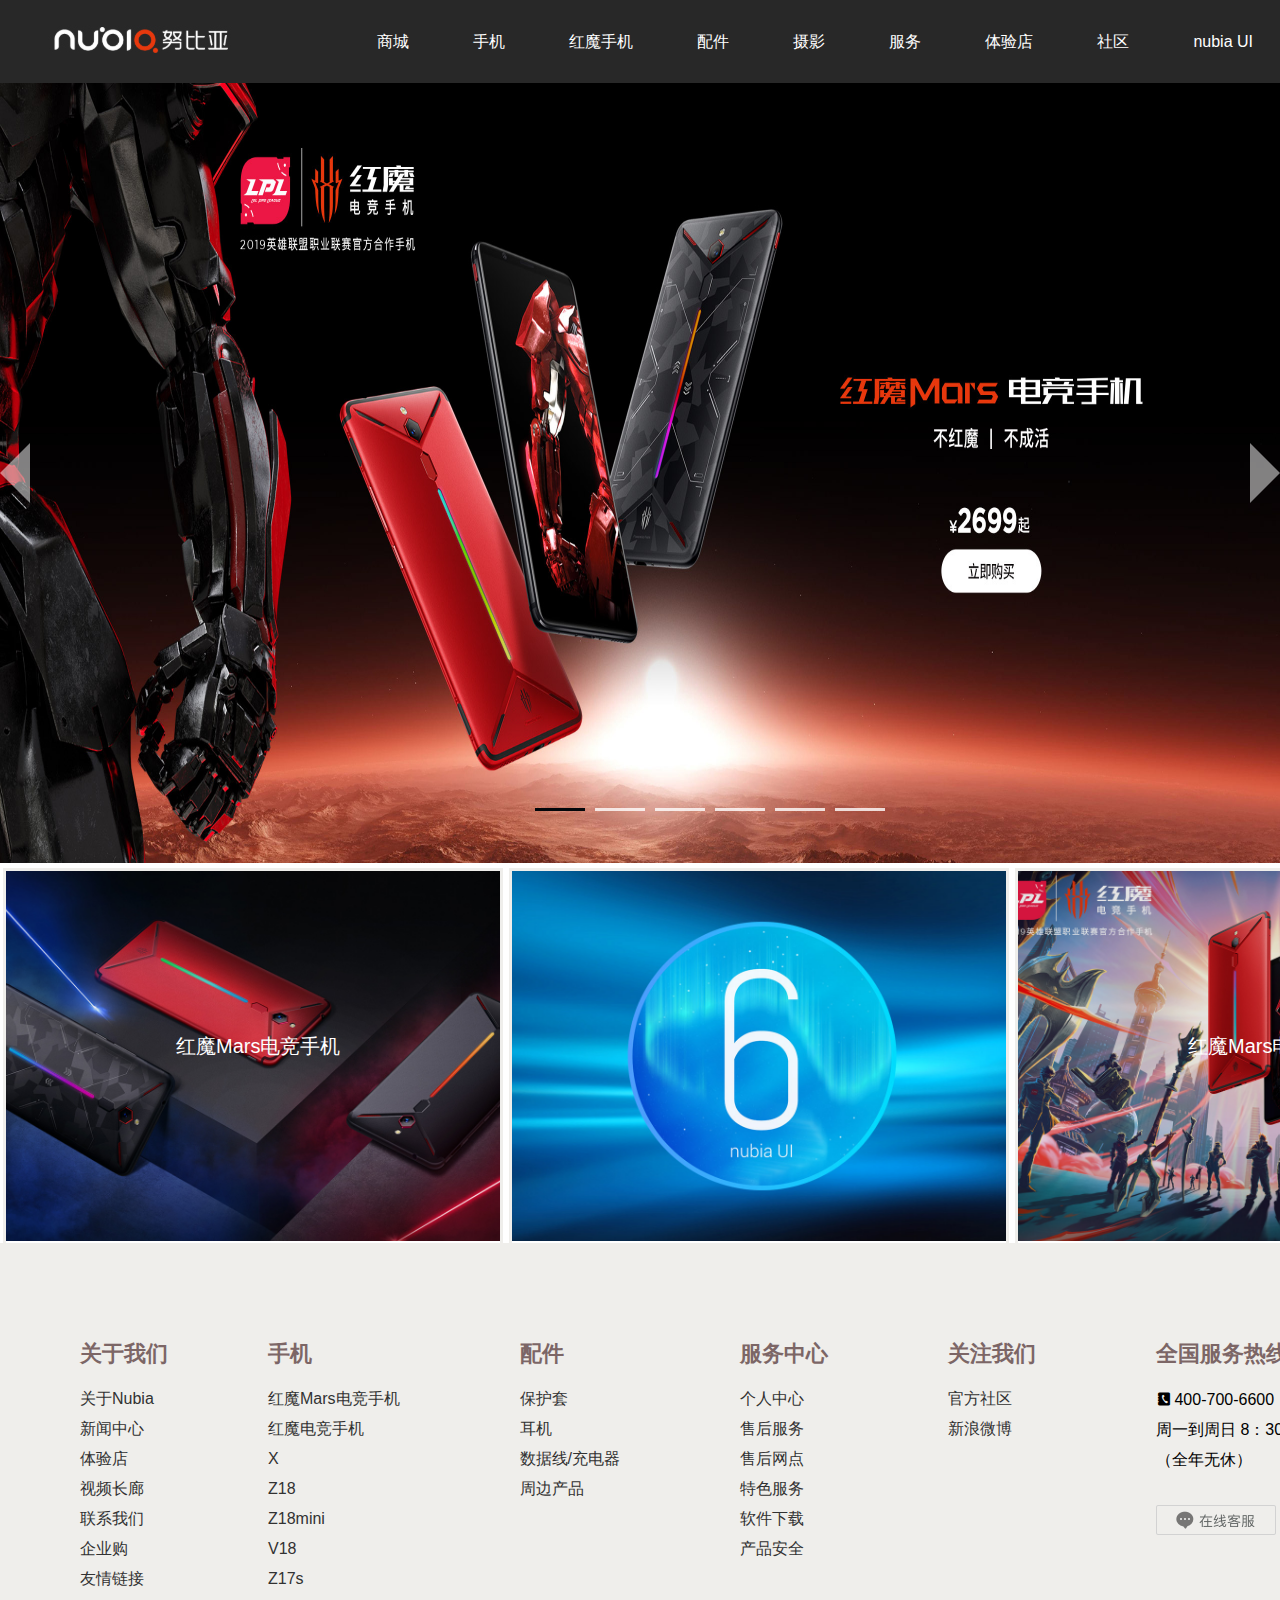
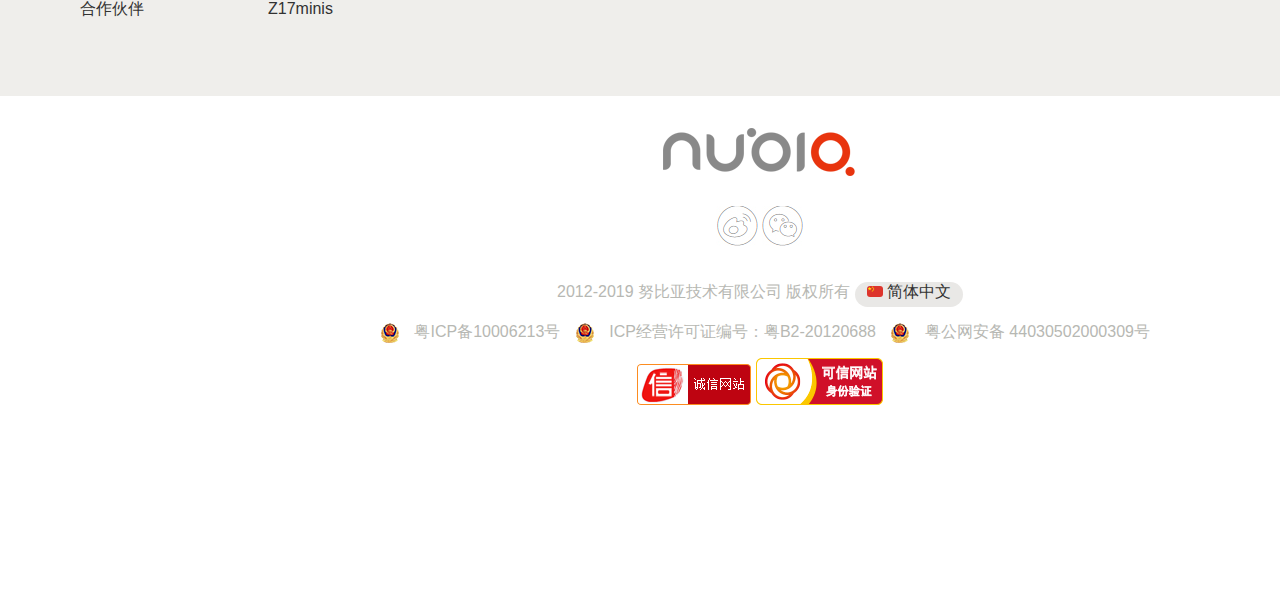
<file: home/html/index.html>
<!DOCTYPE html>
<html lang="en">

<head>
    <meta charset="UTF-8">
    <meta name="viewport" content="width=device-width, initial-scale=1.0">
    <meta http-equiv="X-UA-Compatible" content="ie=edge">
    <title>Document</title>
    <link rel="stylesheet" type="text/css" href="../css/reset.css">
    <link rel="stylesheet" type="text/css" href="../css/comcon.css">
    <link rel="stylesheet" type="text/css" href="../css/iconfont1.css">
    <link rel="stylesheet" type="text/css" href="../css/index.css">
</head>
<body>
    <!-- 导航条 -->
    <div id="header">
        <div class="head container">
            <div class="logo">
                <h1>
                    <a href="../../home/html/index.html">
                        努比亚
                    </a>
                </h1>
            </div>
            <div class="shoppingcart">
                <a href="#">
                    <span>购物车</span>
                    <span class="iconfont icon-gouwucheman"></span>
                </a>
            </div>
            <div class="nav">
                <ul class="topnav">
                    <li>
                        <a href="commodity.html">
                            商城
                        </a>
                    </li>
                    <li>
                        <a href="#">
                            手机
                        </a>
                        <!-- 下滑条 -->
                        <div id="slide">
                            <div class="sli container">
                                <div class="bao">
                                    <ul class="iplist">
                                        <li>
                                            <a href="../../home/html/shopping.html">
                                            
                                                <img src="../images/5bfe86f00790968.png">
                                                <p>努比亚红魔</p>
                                            </a>
                                            
                                        </li>
                                        <li>
                                            <a href="../../home/html/shopping.html">
                                                <img src="../images/154745218913.png">
                                                <p>X</p>
                                            </a>
                                        </li>
                                        <li>
                                            <a href="../../home/html/shopping.html">
                                                <img src="../images/153690693477.png">
                                                <p>努比亚红魔</p>
                                            </a>
                                        </li>
                                        <li>
                                            <a href="#">
                                                <img src="../images/153629848589.png">
                                                <p>努比亚红魔</p>
                                            </a>
                                        </li>
                                        <li>
                                            <a href="#">
                                                <img src="../images/150779043916.png">
                                                <p>努比亚红魔</p>
                                            </a>
                                        </li>
                                        <li>
                                            <a href="#">
                                                <img src="../images/152152399040.png">
                                                <p>努比亚红魔</p>
                                            </a>
                                        </li>
                                        <li>
                                                <a href="#">
                                                    <img src="../images/5bfe86f00790968.png">
                                                    <p>努比亚红魔</p>
                                                </a>
                                        </li>
                                        <li>
                                            <a href="#">
                                                <img src="../images/154745218913.png">
                                                <p>努比亚红魔</p>
                                            </a>
                                        </li>
                                        <li>
                                                <a href="#">
                                                    <img src="../images/153690693477.png">
                                                    <p>努比亚红魔</p>
                                                </a>
                                        </li>
                                    </ul>

                                </div>

                            </div>
                            <button class="lef"></button>
                            <button class="rig"></button>
                        </div>
                    </li>
                    <li>
                        <a href="#">
                            红魔手机
                        </a>
                        <!-- 下滑条 -->
                        <div id="slides">
                            <div class="slis container">
                                <div class="baos">
                                    <ul class="iplists">
                                            <li>
                                                <a href="#">
                                            
                                                    <img src="../images/5bfe86f00790968.png">
                                                    <p>努比亚红魔</p>
                                                </a>
                                            
                                            </li>
                                            <li>
                                                <a href="#">
                                                    <img src="../images/154745218913.png">
                                                    <p>X</p>
                                                </a>
                                            </li>
                                            <li>
                                                <a href="#">
                                                    <img src="../images/153690693477.png">
                                                    <p>努比亚红魔</p>
                                                </a>
                                            </li>
                                            <li>
                                                <a href="#">
                                                    <img src="../images/153629848589.png">
                                                    <p>努比亚红魔</p>
                                                </a>
                                            </li>
                                            <li>
                                                <a href="#">
                                                    <img src="../images/150779043916.png">
                                                    <p>努比亚红魔</p>
                                                </a>
                                            </li>
                                            <li>
                                                <a href="#">
                                                    <img src="../images/152152399040.png">
                                                    <p>努比亚红魔</p>
                                                </a>
                                            </li>
                                            <li>
                                                <a href="#">
                                                    <img src="../images/5bfe86f00790968.png">
                                                    <p>努比亚红魔</p>
                                                </a>
                                            </li>
                                            <li>
                                                <a href="#">
                                                    <img src="../images/154745218913.png">
                                                    <p>努比亚红魔</p>
                                                </a>
                                            </li>
                                            <li>
                                                <a href="#">
                                                    <img src="../images/153690693477.png">
                                                    <p>努比亚红魔</p>
                                                </a>
                                            </li>
                                    </ul>

                                </div>

                            </div>
                            <button class="lefs"></button>
                            <button class="rigs"></button>
                        </div>
                    </li>
                    <li>
                        <a href="#">
                            配件
                        </a>
                    </li>
                    <li>
                        <a href="#">
                            摄影
                        </a>
                    </li>
                    <li>
                        <a href="#">
                            服务
                        </a>
                    </li>
                    <li>
                        <a href="#">
                            体验店
                        </a>
                    </li>
                    <li>
                        <a href="#">
                            社区
                        </a>
                    </li>
                    <li>
                        <a href="#">
                            nubia UI
                        </a>
                    </li>
                    <li>
                        <a href="../../login/html/login.html">
                            <i class="iconfont icon-wode"></i>
                        </a>
                    </li>

                </ul>
            </div>
        </div>
    </div>
    <!-- banner图 -->
    <div id="banner">
        <div class="_slide">
            <div class="pic f"></div>
            <div class="pic a"></div>
            <div class="pic b"></div>
            <div class="pic c"></div>
            <div class="pic d"></div>
            <div class="pic e"></div>
            <div class="pic f"></div>
            <div class="pic a"></div>
        </div>
        <div class="dots">
            <div class="dot active"></div>
            <div class="dot"></div>
            <div class="dot"></div>
            <div class="dot"></div>
            <div class="dot"></div>
            <div class="dot"></div>
        </div>
        <div class="arrow next"></div>
        <div class="arrow prev"></div>
    </div>
    <!-- 三个小框 -->
    <div id="kuan">
        <div class=" kua container">
            <div class="box-1">
                <ul class="u1">
                    <li>
                        <a href="#">
                            <div class="img">

                            </div>
                            <div class="zi">
                                红魔Mars电竞手机
                            </div>
                        </a>
                    </li>
                    <li>
                        <a href="UI6.html">
                            <div class="img img2">

                            </div>
                        </a>
                    </li>
                    <li>
                        <a href="#">
                            <div class="img img3">

                            </div>
                            <div class="zi">
                                红魔Mars电竞手机
                            </div>
                        </a>
                    </li>
                </ul>
            </div>
        </div>
    </div>
    <!-- 尾部导航 -->
    <div id="subnav">
        <div class="sub container">
            <ul class="About">
                <li>
                    <a href="#">
                        <h2>
                            关于我们
                        </h2>
                    </a>
                </li>
                <li>
                    <a href="#">
                        关于Nubia
                    </a>
                </li>
                <li>
                    <a href="#">
                        新闻中心
                    </a>
                </li>
                <li>
                    <a href="#">
                        体验店
                    </a>
                </li>
                <li>
                    <a href="#">
                        视频长廊
                    </a>
                </li>
                <li>
                    <a href="#">
                        联系我们
                    </a>
                </li>
                <li>
                    <a href="#">
                        企业购
                    </a>
                </li>
                <li>
                    <a href="#">
                        友情链接
                    </a>
                </li>
                <li>
                    <a href="#">
                        合作伙伴
                    </a>
                </li>
            </ul>
            <ul class="iPhone">
                <li>
                    <a href="#">
                        <h2>
                            手机
                        </h2>
                    </a>
                </li>
                <li>
                    <a href="#">
                        红魔Mars电竞手机
                    </a>
                </li>
                <li>
                    <a href="#">
                        红魔电竞手机
                    </a>
                </li>
                <li>
                    <a href="#">
                        X
                    </a>
                </li>
                <li>
                    <a href="#">
                        Z18
                    </a>
                </li>
                <li>
                    <a href="#">
                        Z18mini
                    </a>
                </li>
                <li>
                    <a href="#">
                        V18
                    </a>
                </li>
                <li>
                    <a href="#">
                        Z17s
                    </a>
                </li>
                <li>
                    <a href="#">
                        Z17minis
                    </a>
                </li>
            </ul>
            <ul class="peijian">
                <li>
                    <a href="#">
                        <h2>
                            配件
                        </h2>
                    </a>
                </li>
                <li>
                    <a href="#">
                        保护套
                    </a>
                </li>
                <li>
                    <a href="#">
                        耳机
                    </a>
                </li>
                <li>
                    <a href="#">
                        数据线/充电器
                    </a>
                </li>
                <li>
                    <a href="#">
                        周边产品
                    </a>
                </li>
            </ul>
            <ul class="fuwu">
                <li>
                    <a href="#">
                        <h2>
                            服务中心
                        </h2>
                    </a>
                </li>
                <li>
                    <a href="#">
                        个人中心
                    </a>
                </li>
                <li>
                    <a href="#">
                        售后服务
                    </a>
                </li>
                <li>
                    <a href="#">
                        售后网点
                    </a>
                </li>
                <li>
                    <a href="#">
                        特色服务
                    </a>
                </li>
                <li>
                    <a href="#">
                        软件下载
                    </a>
                </li>
                <li>
                    <a href="#">
                        产品安全
                    </a>
                </li>

            </ul>
            <ul class="guanzhu">
                <li>
                    <a href="#">
                        <h2>
                            关注我们
                        </h2>
                    </a>
                </li>
                <li>
                    <a href="#">
                        官方社区
                    </a>
                </li>
                <li>
                    <a href="#">
                        新浪微博
                    </a>
                </li>

            </ul>
            <ul class="quanguo">
                <li>
                    <h2>
                        全国服务热线
                    </h2>
                </li>
                <li>
                    <i class="iconfont icon-shoujitongxunlu xtp"></i>
                    <span>400-700-6600</span>
                </li>
                <li>
                    <span>
                        周一到周日 8：30-20：30
                    </span>
                </li>
                <li>
                    （全年无休）
                </li>
                <li>
                    <i class="dtp"></i>
                </li>
            </ul>
        </div>
    </div>
    <!-- 尾部 -->
    <div id="footer">
        <div class="fot container">
            <h3>
                <a href="#"></a>
            </h3>
            <p>
                <a href="#">
                    <span class="spn1"></span>
                </a>
                <a href="#">
                    <span class="spn2"></span>
                </a>
            </p>
            <p>
                <span class="spn3">2012-2019 努比亚技术有限公司 版权所有</span>
                <a href="#">
                    <span class="spn4">
                        <i class="qi"></i>
                        <span>简体中文</span>
                    </span>
                </a>
            </p>
            <p>

                <span>
                    <a href="#">
                        <i class="hui"></i>
                        <span>粤ICP备10006213号</span>
                    </a>
                    <a href="#">
                        <i class="hui"></i>
                        <span>ICP经营许可证编号：粤B2-20120688</span>
                    </a>
                    <a href="#">
                        <i class="hui"></i>
                        <span>粤公网安备 44030502000309号</span>
                    </a>
                </span>
            </p>
            <p>
                <span class="spn5"></span>
                <span class="spn6"></span>
            </p>
        </div>
    </div>
    <!-- 回到顶部 -->
    <div id="gotop">
        <div class="top">
            <ul class="toplist">
                <li>
                    <a href="">
                        <i class="iconfont icon-kefu"></i>
                    </a>

                </li>
                <li class="list2">
                    <i id="dai" class="iconfont icon-gouwudai"></i>
                    <div class="code"></div>
                </li>
                <li class="up">
                    <i class="iconfont icon-tubiao02"></i>
                </li>
            </ul>
        </div>
    </div>
</body>

</html>
<script src="../js/jquery-3.3.1.js"></script>
<script src="../js/index.js"></script>
</file>
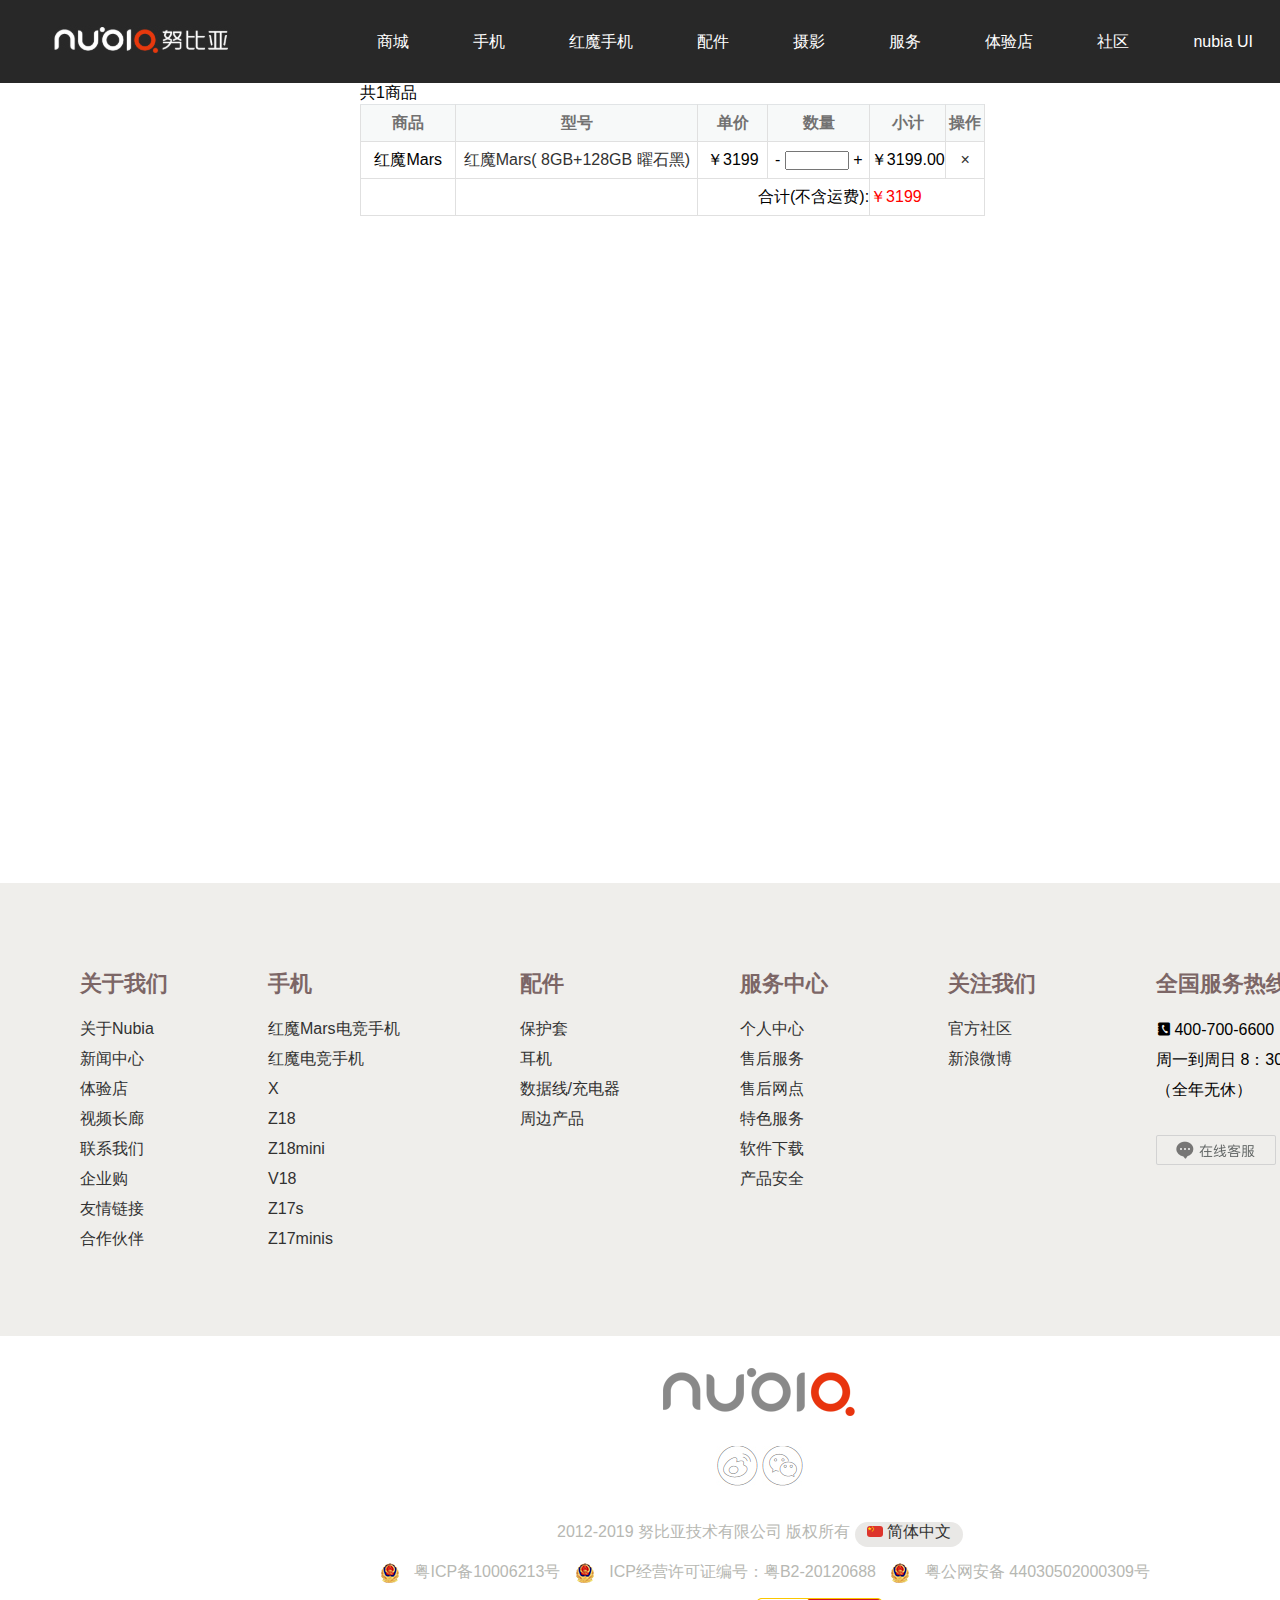
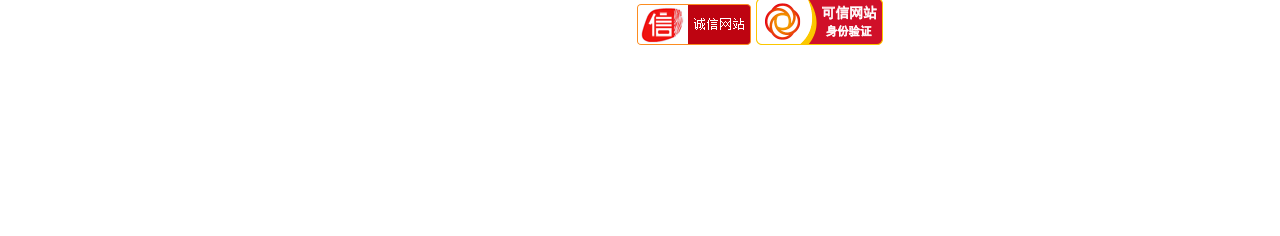
<file: home/html/cat.html>
<!DOCTYPE html>
<html lang="en">
<head>
    <meta charset="UTF-8">
    <meta name="viewport" content="width=device-width, initial-scale=1.0">
    <meta http-equiv="X-UA-Compatible" content="ie=edge">
    <link rel="stylesheet" type="text/css" href="../css/reset.css">
    <link rel="stylesheet" type="text/css" href="../css/comcon.css">
    <link rel="stylesheet" type="text/css" href="../css/iconfont1.css">
    <link rel="stylesheet" type="text/css" href="../css/cat.css">
    <title>Document</title>
</head>
<body>
    <!-- 导航条 -->
    <div id="header">
        <div class="head container">
            <div class="logo">
                <h1>
                    <a href="#">
                        努比亚
                    </a>
                </h1>
            </div>
            <div class="shoppingcart">
                <a href="#">
                    <span>购物车</span>
                    <span class="iconfont icon-gouwucheman"></span>
                </a>
            </div>
            <div class="nav">
                <ul class="topnav">
                    <li>
                        <a href="commodity.html">
                            商城
                        </a>
                    </li>
                    <li>
                        <a href="#">
                            手机
                        </a>
                        <!-- 下滑条 -->
                        <div id="slide">
                            <div class="sli container">
                                <div class="bao">
                                    <ul class="iplist">
                                        <li>
                                            <a href="#">
    
                                                <img src="../images/5bfe86f00790968.png">
                                                <p>努比亚红魔</p>
                                            </a>
    
                                        </li>
                                        <li>
                                            <a href="#">
                                                <img src="../images/154745218913.png">
                                                <p>x</p>
                                            </a>
                                        </li>
                                        <li>
                                            <a href="#">
                                                <img src="../images/153690693477.png">
                                                <p>努比亚红魔</p>
                                            </a>
                                        </li>
                                        <li>
                                            <a href="#">
                                                <img src="../images/153629848589.png">
                                                <p>努比亚红魔</p>
                                            </a>
                                        </li>
                                        <li>
                                            <a href="#">
                                                <img src="../images/150779043916.png">
                                                <p>努比亚红魔</p>
                                            </a>
                                        </li>
                                        <li>
                                            <a href="#">
                                                <img src="../images/152152399040.png">
                                                <p>努比亚红魔</p>
                                            </a>
                                        </li>
                                        <li>
                                            <a href="#">
                                                <img src="../images/5bfe86f00790968.png">
                                                <p>努比亚红魔</p>
                                            </a>
                                        </li>
                                        <li>
                                            <a href="#">
                                                <img src="../images/154745218913.png">
                                                <p>努比亚红魔</p>
                                            </a>
                                        </li>
                                        <li>
                                            <a href="#">
                                                <img src="../images/153690693477.png">
                                                <p>努比亚红魔</p>
                                            </a>
                                        </li>
                                    </ul>
    
                                </div>
    
                            </div>
                            <button class="lef"></button>
                            <button class="rig"></button>
                        </div>
                    </li>
                    <li>
                        <a href="#">
                            红魔手机
                        </a>
                        <!-- 下滑条 -->
                        <div id="slides">
                            <div class="slis container">
                                <div class="baos">
                                    <ul class="iplists">
                                        <li>
                                            <a href="#">
    
                                                <img src="../images/5bfe86f00790968.png">
                                                <p>努比亚红魔</p>
                                            </a>
    
                                        </li>
                                        <li>
                                            <a href="#">
                                                <img src="../images/154745218913.png">
                                                <p>X</p>
                                            </a>
                                        </li>
                                        <li>
                                            <a href="#">
                                                <img src="../images/153690693477.png">
                                                <p>努比亚红魔</p>
                                            </a>
                                        </li>
                                        <li>
                                            <a href="#">
                                                <img src="../images/153629848589.png">
                                                <p>努比亚红魔</p>
                                            </a>
                                        </li>
                                        <li>
                                            <a href="#">
                                                <img src="../images/150779043916.png">
                                                <p>努比亚红魔</p>
                                            </a>
                                        </li>
                                        <li>
                                            <a href="#">
                                                <img src="../images/152152399040.png">
                                                <p>努比亚红魔</p>
                                            </a>
                                        </li>
                                        <li>
                                            <a href="#">
                                                <img src="../images/5bfe86f00790968.png">
                                                <p>努比亚红魔</p>
                                            </a>
                                        </li>
                                        <li>
                                            <a href="#">
                                                <img src="../images/154745218913.png">
                                                <p>努比亚红魔</p>
                                            </a>
                                        </li>
                                        <li>
                                            <a href="#">
                                                <img src="../images/153690693477.png">
                                                <p>努比亚红魔</p>
                                            </a>
                                        </li>
                                    </ul>
    
                                </div>
    
                            </div>
                            <button class="lefs"></button>
                            <button class="rigs"></button>
                        </div>
                    </li>
                    <li>
                        <a href="#">
                            配件
                        </a>
                    </li>
                    <li>
                        <a href="#">
                            摄影
                        </a>
                    </li>
                    <li>
                        <a href="#">
                            服务
                        </a>
                    </li>
                    <li>
                        <a href="#">
                            体验店
                        </a>
                    </li>
                    <li>
                        <a href="#">
                            社区
                        </a>
                    </li>
                    <li>
                        <a href="#">
                            nubia UI
                        </a>
                    </li>
                    <li>
                        <a href="#">
                            <i class="iconfont icon-wode"></i>
                        </a>
                    </li>
    
                </ul>
            </div>
        </div>
    </div>
    <!-- 商品栏 -->
    <div id="shangpin">
        <div class="pin container">
            <div class="box-show">
                <div class="box-shuliang">
                    共<span>1</span>商品
                </div>
                <table>
                    <thead>
                        <tr>
                            <th width="15%">商品</th>
                            <th width="38%">型号</th>
                            <th width="11%">单价</th>
                            <th width="16%">数量</th>
                            <th width="12%">小计</th>
                            <th width="6%">操作</th>
                        </tr>
                    </thead>
                    <tbody>
                        <tr>
                            <td>红魔Mars</td>
                            <td class="productname">
                                <!---->
                                <!---->
                                <!---->
                                <!----><a target="_blank" class="pdt-title">红魔Mars( 8GB+128GB
                                    曜石黑)</a>
                                <!---->
                            </td>
                            <td> ￥3199</td>
                            <td>
                                <div class="btn-cnts"><span class="table-cut">-</span> <input type="text" maxlength="2" readonly="readonly"
                                        class="num cart-cnt"> <span class="table-add">+</span></div>
                            </td>
                            <td class="sum" >
                                ￥3199.00
                                <!---->
                            </td>
                            <td><a title="删除" class="cart-close close">×</a></td>
                        </tr>
                    </tbody>
                    <tfoot>
                        <tr>
                            <td></td>
                            <td></td>
                            <td colspan="2" style="text-align: right; line-height: 1.8;">
                                <p>合计(不含运费):</p>
                            </td>
                            <td colspan="2" class="sum" style="text-align: left; line-height: 1.8;">
                                <p style="color: red;">￥3199</p>
                            </td>
                        </tr>
                    </tfoot>
                </table>
            </div>
        </div>
    </div>
    <!-- 尾部导航 -->
    <div id="subnav">
        <div class="sub container">
            <ul class="About">
                <li>
                    <a href="#">
                        <h2>
                            关于我们
                        </h2>
                    </a>
                </li>
                <li>
                    <a href="#">
                        关于Nubia
                    </a>
                </li>
                <li>
                    <a href="#">
                        新闻中心
                    </a>
                </li>
                <li>
                    <a href="#">
                        体验店
                    </a>
                </li>
                <li>
                    <a href="#">
                        视频长廊
                    </a>
                </li>
                <li>
                    <a href="#">
                        联系我们
                    </a>
                </li>
                <li>
                    <a href="#">
                        企业购
                    </a>
                </li>
                <li>
                    <a href="#">
                        友情链接
                    </a>
                </li>
                <li>
                    <a href="#">
                        合作伙伴
                    </a>
                </li>
            </ul>
            <ul class="iPhone">
                <li>
                    <a href="#">
                        <h2>
                            手机
                        </h2>
                    </a>
                </li>
                <li>
                    <a href="#">
                        红魔Mars电竞手机
                    </a>
                </li>
                <li>
                    <a href="#">
                        红魔电竞手机
                    </a>
                </li>
                <li>
                    <a href="#">
                        X
                    </a>
                </li>
                <li>
                    <a href="#">
                        Z18
                    </a>
                </li>
                <li>
                    <a href="#">
                        Z18mini
                    </a>
                </li>
                <li>
                    <a href="#">
                        V18
                    </a>
                </li>
                <li>
                    <a href="#">
                        Z17s
                    </a>
                </li>
                <li>
                    <a href="#">
                        Z17minis
                    </a>
                </li>
            </ul>
            <ul class="peijian">
                <li>
                    <a href="#">
                        <h2>
                            配件
                        </h2>
                    </a>
                </li>
                <li>
                    <a href="#">
                        保护套
                    </a>
                </li>
                <li>
                    <a href="#">
                        耳机
                    </a>
                </li>
                <li>
                    <a href="#">
                        数据线/充电器
                    </a>
                </li>
                <li>
                    <a href="#">
                        周边产品
                    </a>
                </li>
            </ul>
            <ul class="fuwu">
                <li>
                    <a href="#">
                        <h2>
                            服务中心
                        </h2>
                    </a>
                </li>
                <li>
                    <a href="#">
                        个人中心
                    </a>
                </li>
                <li>
                    <a href="#">
                        售后服务
                    </a>
                </li>
                <li>
                    <a href="#">
                        售后网点
                    </a>
                </li>
                <li>
                    <a href="#">
                        特色服务
                    </a>
                </li>
                <li>
                    <a href="#">
                        软件下载
                    </a>
                </li>
                <li>
                    <a href="#">
                        产品安全
                    </a>
                </li>
    
            </ul>
            <ul class="guanzhu">
                <li>
                    <a href="#">
                        <h2>
                            关注我们
                        </h2>
                    </a>
                </li>
                <li>
                    <a href="#">
                        官方社区
                    </a>
                </li>
                <li>
                    <a href="#">
                        新浪微博
                    </a>
                </li>
    
            </ul>
            <ul class="quanguo">
                <li>
                    <h2>
                        全国服务热线
                    </h2>
                </li>
                <li>
                    <i class="iconfont icon-shoujitongxunlu xtp"></i>
                    <span>400-700-6600</span>
                </li>
                <li>
                    <span>
                        周一到周日 8：30-20：30
                    </span>
                </li>
                <li>
                    （全年无休）
                </li>
                <li>
                    <i class="dtp"></i>
                </li>
            </ul>
        </div>
    </div>
    <!-- 尾部 -->
    <div id="footer">
        <div class="fot container">
            <h3>
                <a href="#"></a>
            </h3>
            <p>
                <a href="#">
                    <span class="spn1"></span>
                </a>
                <a href="#">
                    <span class="spn2"></span>
                </a>
            </p>
            <p>
                <span class="spn3">2012-2019 努比亚技术有限公司 版权所有</span>
                <a href="#">
                    <span class="spn4">
                        <i class="qi"></i>
                        <span>简体中文</span>
                    </span>
                </a>
            </p>
            <p>
    
                <span>
                    <a href="#">
                        <i class="hui"></i>
                        <span>粤ICP备10006213号</span>
                    </a>
                    <a href="#">
                        <i class="hui"></i>
                        <span>ICP经营许可证编号：粤B2-20120688</span>
                    </a>
                    <a href="#">
                        <i class="hui"></i>
                        <span>粤公网安备 44030502000309号</span>
                    </a>
                </span>
            </p>
            <p>
                <span class="spn5"></span>
                <span class="spn6"></span>
            </p>
        </div>
    </div>
</body>
<script src="../js/jquery-3.3.1.js"></script>
<script src="../js/comon.js"></script>
</html>
</file>
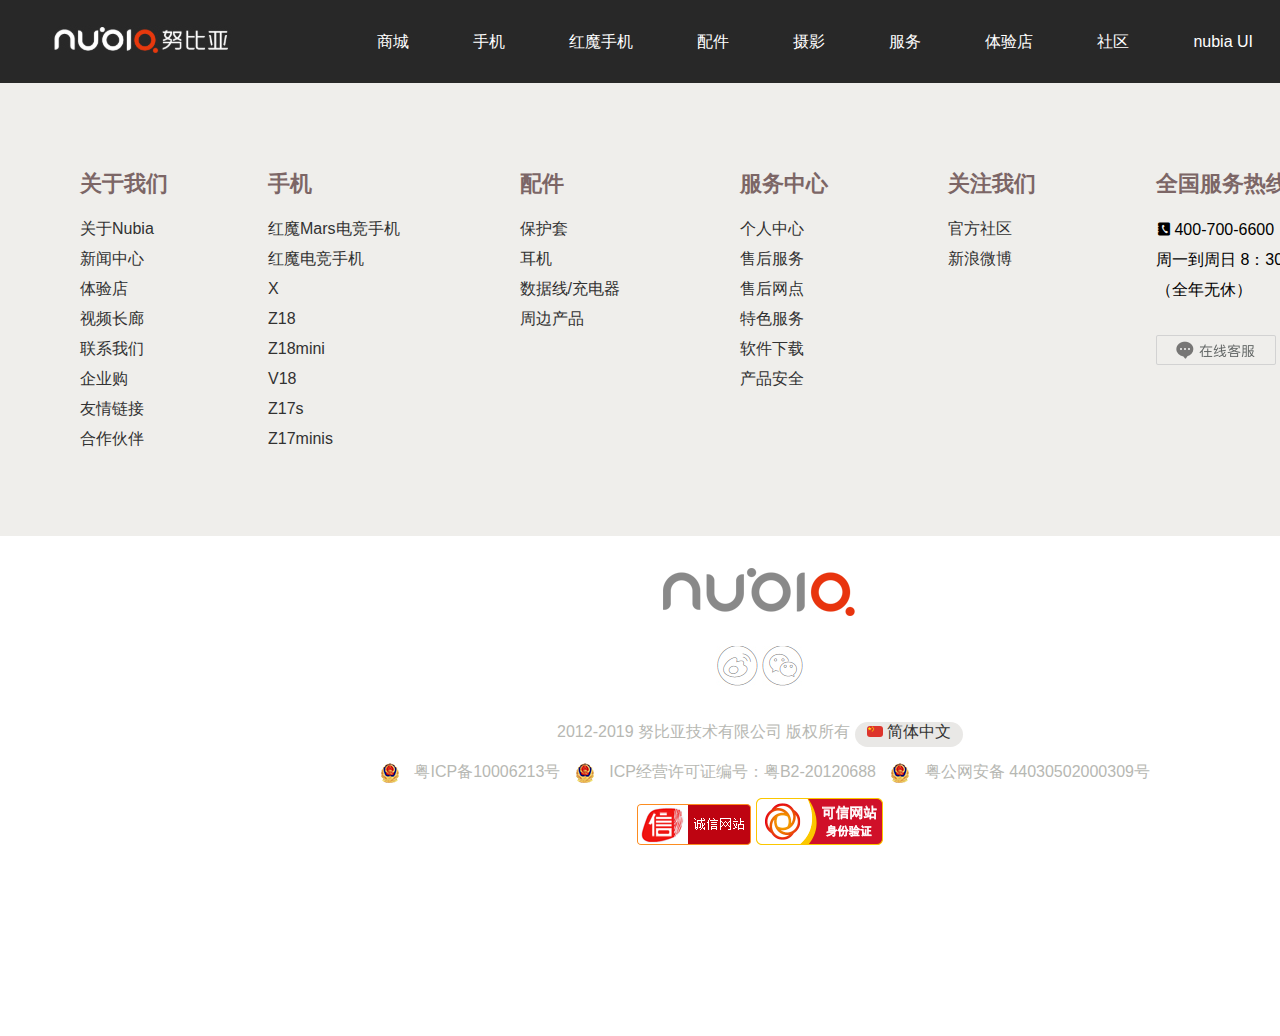
<file: home/html/comcon.html>
<!DOCTYPE html>
<html lang="en">

<head>
    <meta charset="UTF-8">
    <meta name="viewport" content="width=device-width, initial-scale=1.0">
    <meta http-equiv="X-UA-Compatible" content="ie=edge">
    <title>Document</title>
    <link rel="stylesheet" type="text/css" href="../css/reset.css">
    <link rel="stylesheet" type="text/css" href="../css/comcon.css">
    <link rel="stylesheet" type="text/css" href="../css/iconfont1.css">
</head>

<body>
     <!-- 导航条 -->
     <div id="header">
            <div class="head container">
                <div class="logo">
                    <h1>
                        <a href="#">
                            努比亚
                        </a>
                    </h1>
                </div>
                <div class="shoppingcart">
                    <a href="#">
                        <span>购物车</span>
                        <span class="iconfont icon-gouwucheman"></span>
                    </a>
                </div>
                <div class="nav">
                    <ul class="topnav">
                        <li>
                            <a href="#">
                                商城
                            </a>
                        </li>
                        <li>
                            <a href="#">
                                手机
                            </a>
                            <!-- 下滑条 -->
                            <div id="slide">
                                <div class="sli container">
                                    <div class="bao">
                                        <ul class="iplist">
                                            <li>
                                                <a href="#">
                                                
                                                    <img src="../images/5bfe86f00790968.png">
                                                    <p>努比亚红魔</p>
                                                </a>
                                                
                                            </li>
                                            <li>
                                                <a href="#">
                                                    <img src="../images/154745218913.png">
                                                    <p>x</p>
                                                </a>
                                            </li>
                                            <li>
                                                <a href="#">
                                                    <img src="../images/153690693477.png">
                                                    <p>努比亚红魔</p>
                                                </a>
                                            </li>
                                            <li>
                                                <a href="#">
                                                    <img src="../images/153629848589.png">
                                                    <p>努比亚红魔</p>
                                                </a>
                                            </li>
                                            <li>
                                                <a href="#">
                                                    <img src="../images/150779043916.png">
                                                    <p>努比亚红魔</p>
                                                </a>
                                            </li>
                                            <li>
                                                <a href="#">
                                                    <img src="../images/152152399040.png">
                                                    <p>努比亚红魔</p>
                                                </a>
                                            </li>
                                            <li>
                                                    <a href="#">
                                                        <img src="../images/5bfe86f00790968.png">
                                                        <p>努比亚红魔</p>
                                                    </a>
                                            </li>
                                            <li>
                                                <a href="#">
                                                    <img src="../images/154745218913.png">
                                                    <p>努比亚红魔</p>
                                                </a>
                                            </li>
                                            <li>
                                                    <a href="#">
                                                        <img src="../images/153690693477.png">
                                                        <p>努比亚红魔</p>
                                                    </a>
                                            </li>
                                        </ul>
    
                                    </div>
    
                                </div>
                                <button class="lef"></button>
                                <button class="rig"></button>
                            </div>
                        </li>
                        <li>
                            <a href="#">
                                红魔手机
                            </a>
                            <!-- 下滑条 -->
                            <div id="slides">
                                <div class="slis container">
                                    <div class="baos">
                                        <ul class="iplists">
                                                <li>
                                                    <a href="#">
                                                
                                                        <img src="../images/5bfe86f00790968.png">
                                                        <p>努比亚红魔</p>
                                                    </a>
                                                
                                                </li>
                                                <li>
                                                    <a href="#">
                                                        <img src="../images/154745218913.png">
                                                        <p>X</p>
                                                    </a>
                                                </li>
                                                <li>
                                                    <a href="#">
                                                        <img src="../images/153690693477.png">
                                                        <p>努比亚红魔</p>
                                                    </a>
                                                </li>
                                                <li>
                                                    <a href="#">
                                                        <img src="../images/153629848589.png">
                                                        <p>努比亚红魔</p>
                                                    </a>
                                                </li>
                                                <li>
                                                    <a href="#">
                                                        <img src="../images/150779043916.png">
                                                        <p>努比亚红魔</p>
                                                    </a>
                                                </li>
                                                <li>
                                                    <a href="#">
                                                        <img src="../images/152152399040.png">
                                                        <p>努比亚红魔</p>
                                                    </a>
                                                </li>
                                                <li>
                                                    <a href="#">
                                                        <img src="../images/5bfe86f00790968.png">
                                                        <p>努比亚红魔</p>
                                                    </a>
                                                </li>
                                                <li>
                                                    <a href="#">
                                                        <img src="../images/154745218913.png">
                                                        <p>努比亚红魔</p>
                                                    </a>
                                                </li>
                                                <li>
                                                    <a href="#">
                                                        <img src="../images/153690693477.png">
                                                        <p>努比亚红魔</p>
                                                    </a>
                                                </li>
                                        </ul>
    
                                    </div>
    
                                </div>
                                <button class="lefs"></button>
                                <button class="rigs"></button>
                            </div>
                        </li>
                        <li>
                            <a href="#">
                                配件
                            </a>
                        </li>
                        <li>
                            <a href="#">
                                摄影
                            </a>
                        </li>
                        <li>
                            <a href="#">
                                服务
                            </a>
                        </li>
                        <li>
                            <a href="#">
                                体验店
                            </a>
                        </li>
                        <li>
                            <a href="#">
                                社区
                            </a>
                        </li>
                        <li>
                            <a href="#">
                                nubia UI
                            </a>
                        </li>
                        <li>
                            <a href="#">
                                <i class="iconfont icon-wode"></i>
                            </a>
                        </li>
    
                    </ul>
                </div>
            </div>
        </div>
    <!-- 尾部导航 -->
    <div id="subnav">
        <div class="sub container">
            <ul class="About">
                <li>
                    <a href="#">
                        <h2>
                            关于我们
                        </h2>
                    </a>
                </li>
                <li>
                    <a href="#">
                        关于Nubia
                    </a>
                </li>
                <li>
                    <a href="#">
                        新闻中心
                    </a>
                </li>
                <li>
                    <a href="#">
                        体验店
                    </a>
                </li>
                <li>
                    <a href="#">
                        视频长廊
                    </a>
                </li>
                <li>
                    <a href="#">
                        联系我们
                    </a>
                </li>
                <li>
                    <a href="#">
                        企业购
                    </a>
                </li>
                <li>
                    <a href="#">
                        友情链接
                    </a>
                </li>
                <li>
                    <a href="#">
                        合作伙伴
                    </a>
                </li>
            </ul>
            <ul class="iPhone">
                <li>
                    <a href="#">
                        <h2>
                            手机
                        </h2>
                    </a>
                </li>
                <li>
                    <a href="#">
                        红魔Mars电竞手机
                    </a>
                </li>
                <li>
                    <a href="#">
                        红魔电竞手机
                    </a>
                </li>
                <li>
                    <a href="#">
                        X
                    </a>
                </li>
                <li>
                    <a href="#">
                        Z18
                    </a>
                </li>
                <li>
                    <a href="#">
                        Z18mini
                    </a>
                </li>
                <li>
                    <a href="#">
                        V18
                    </a>
                </li>
                <li>
                    <a href="#">
                        Z17s
                    </a>
                </li>
                <li>
                    <a href="#">
                        Z17minis
                    </a>
                </li>
            </ul>
            <ul class="peijian">
                <li>
                    <a href="#">
                        <h2>
                            配件
                        </h2>
                    </a>
                </li>
                <li>
                    <a href="#">
                        保护套
                    </a>
                </li>
                <li>
                    <a href="#">
                        耳机
                    </a>
                </li>
                <li>
                    <a href="#">
                        数据线/充电器
                    </a>
                </li>
                <li>
                    <a href="#">
                        周边产品
                    </a>
                </li>
            </ul>
            <ul class="fuwu">
                <li>
                    <a href="#">
                        <h2>
                            服务中心
                        </h2>
                    </a>
                </li>
                <li>
                    <a href="#">
                        个人中心
                    </a>
                </li>
                <li>
                    <a href="#">
                        售后服务
                    </a>
                </li>
                <li>
                    <a href="#">
                        售后网点
                    </a>
                </li>
                <li>
                    <a href="#">
                        特色服务
                    </a>
                </li>
                <li>
                    <a href="#">
                        软件下载
                    </a>
                </li>
                <li>
                    <a href="#">
                        产品安全
                    </a>
                </li>

            </ul>
            <ul class="guanzhu">
                <li>
                    <a href="#">
                        <h2>
                            关注我们
                        </h2>
                    </a>
                </li>
                <li>
                    <a href="#">
                        官方社区
                    </a>
                </li>
                <li>
                    <a href="#">
                        新浪微博
                    </a>
                </li>

            </ul>
            <ul class="quanguo">
                <li>
                    <h2>
                        全国服务热线
                    </h2>
                </li>
                <li>
                    <i class="iconfont icon-shoujitongxunlu xtp"></i>
                    <span>400-700-6600</span>
                </li>
                <li>
                    <span>
                        周一到周日 8：30-20：30
                    </span>
                </li>
                <li>
                    （全年无休）
                </li>
                <li>
                    <i class="dtp"></i>
                </li>
            </ul>
        </div>
    </div>
    <!-- 尾部 -->
    <div id="footer">
        <div class="fot container">
            <h3>
                <a href="#"></a>
            </h3>
            <p>
                <a href="#">
                        <span class="spn1"></span>
                </a>
                <a href="#">
                        <span class="spn2"></span>
                </a>
            </p>
            <p>
                <span class="spn3">2012-2019 努比亚技术有限公司 版权所有</span>
                <a href="#">
                    <span class="spn4">
                        <i class="qi"></i>
                        <span>简体中文</span>
                    </span>
                </a>
            </p>
            <p>
               
                <span>
                    <a href="#">
                        <i class="hui"></i>
                        <span>粤ICP备10006213号</span>
                    </a>
                    <a href="#">
                        <i class="hui"></i>
                        <span>ICP经营许可证编号：粤B2-20120688</span>
                    </a>
                    <a href="#">
                        <i class="hui"></i>
                        <span>粤公网安备 44030502000309号</span>
                    </a>
                </span>
            </p>
            <p>
                <span class="spn5"></span>
                <span class="spn6"></span>
            </p>
        </div>
    </div>
</body>
<script src="../js/jquery-3.3.1.js"></script>
<script src="../js/comon.js"></script>
</html>
</file>
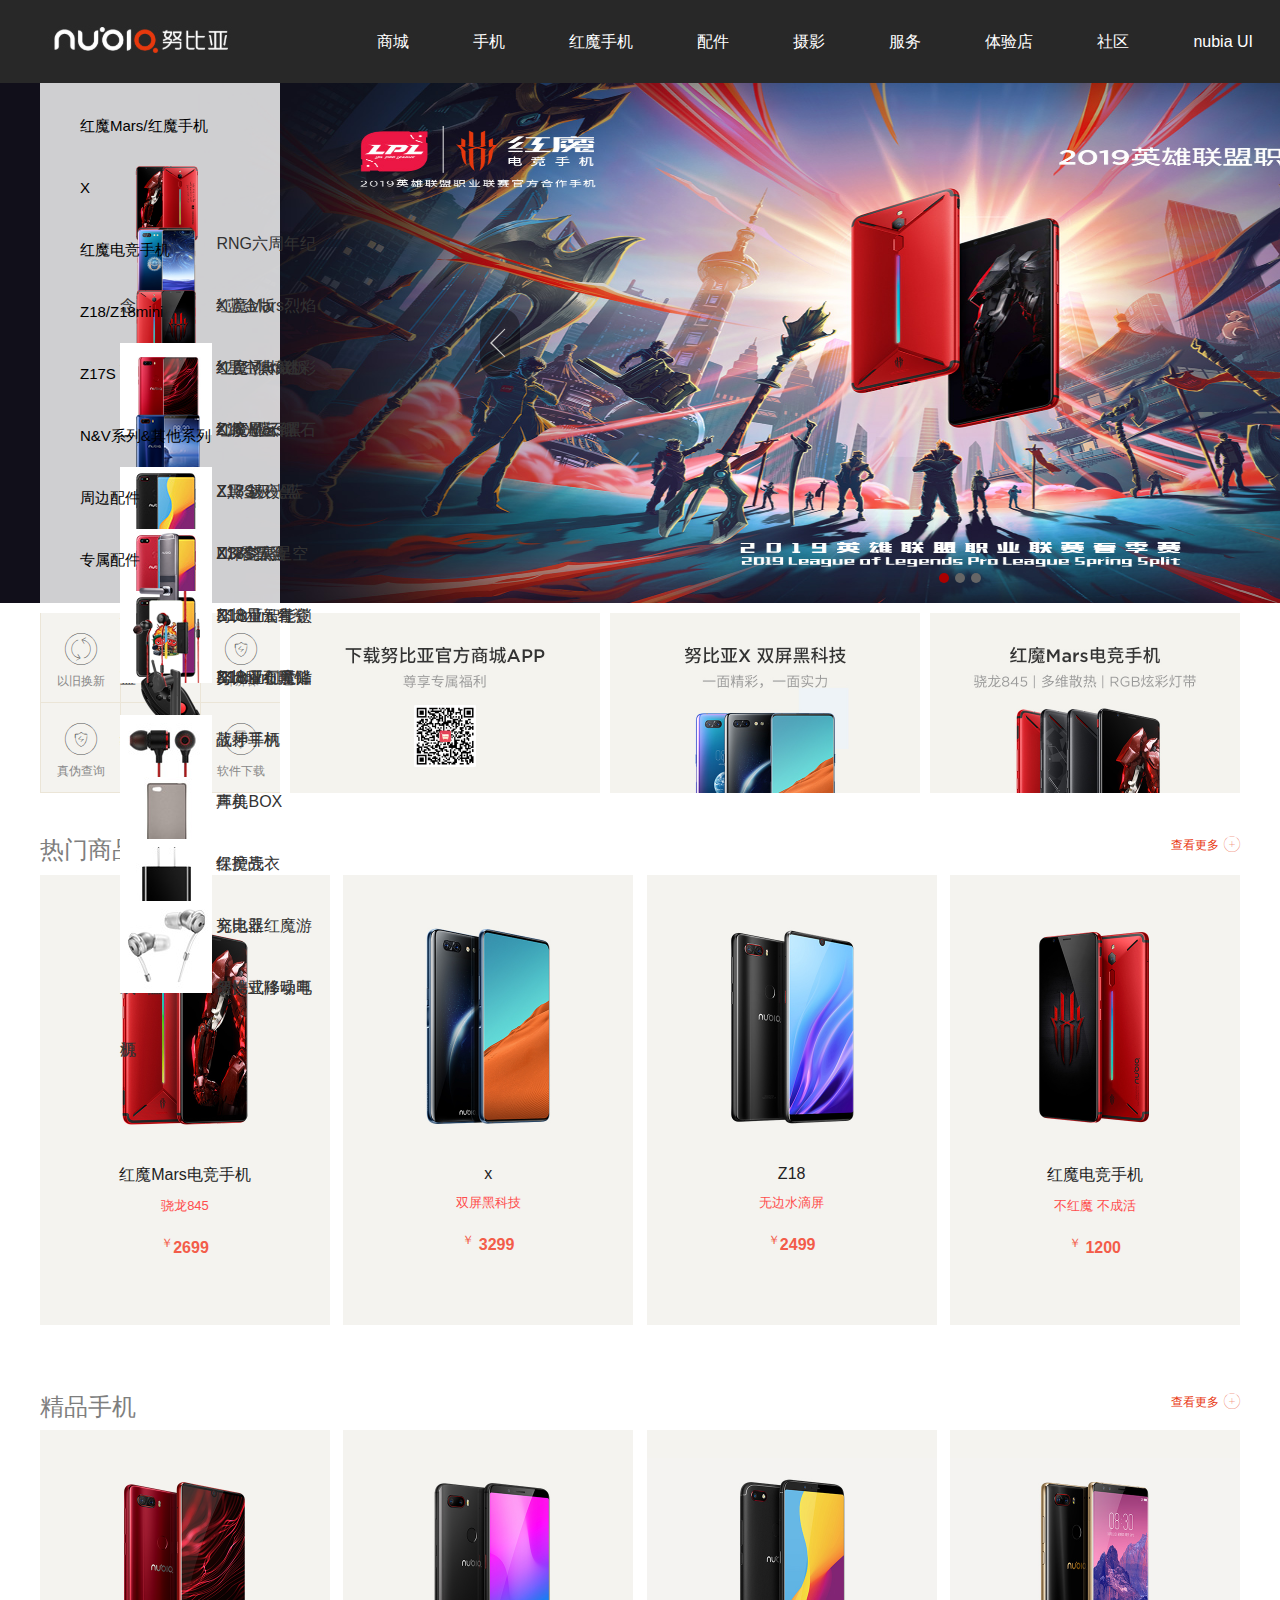
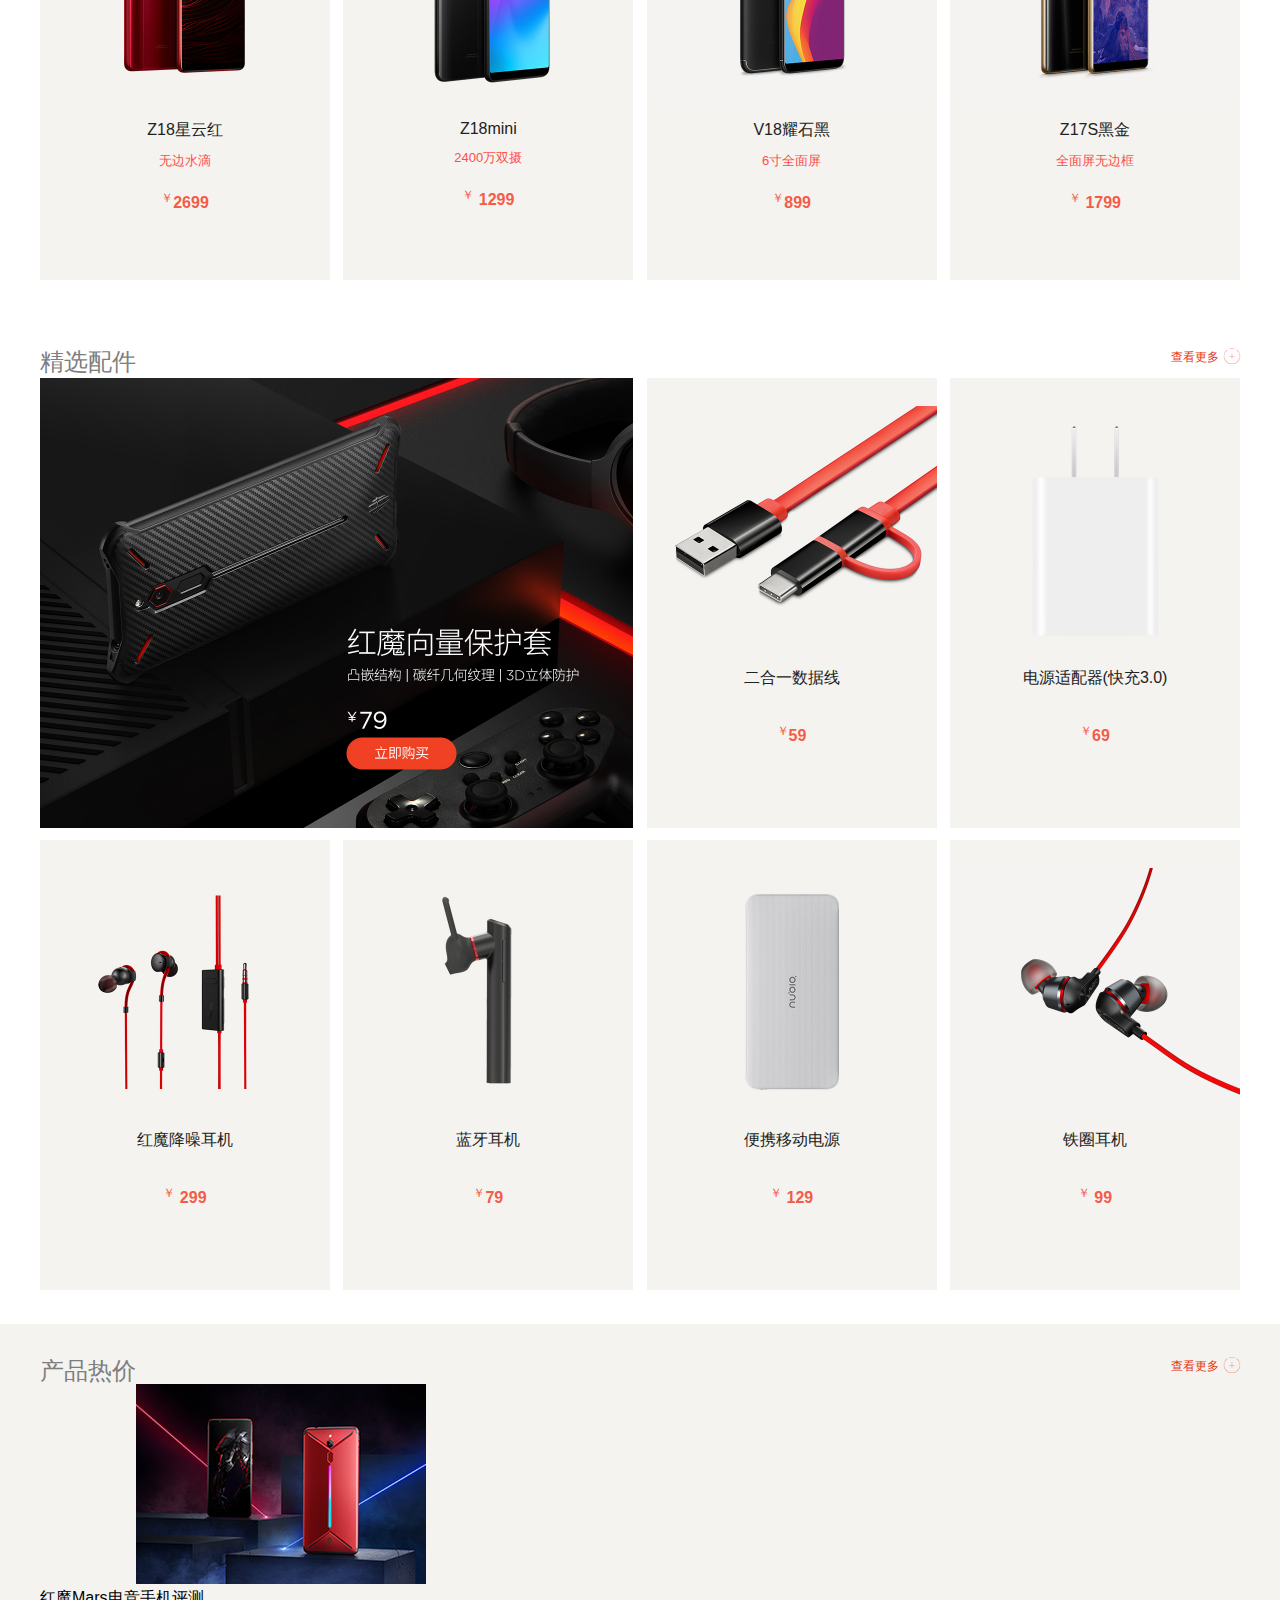
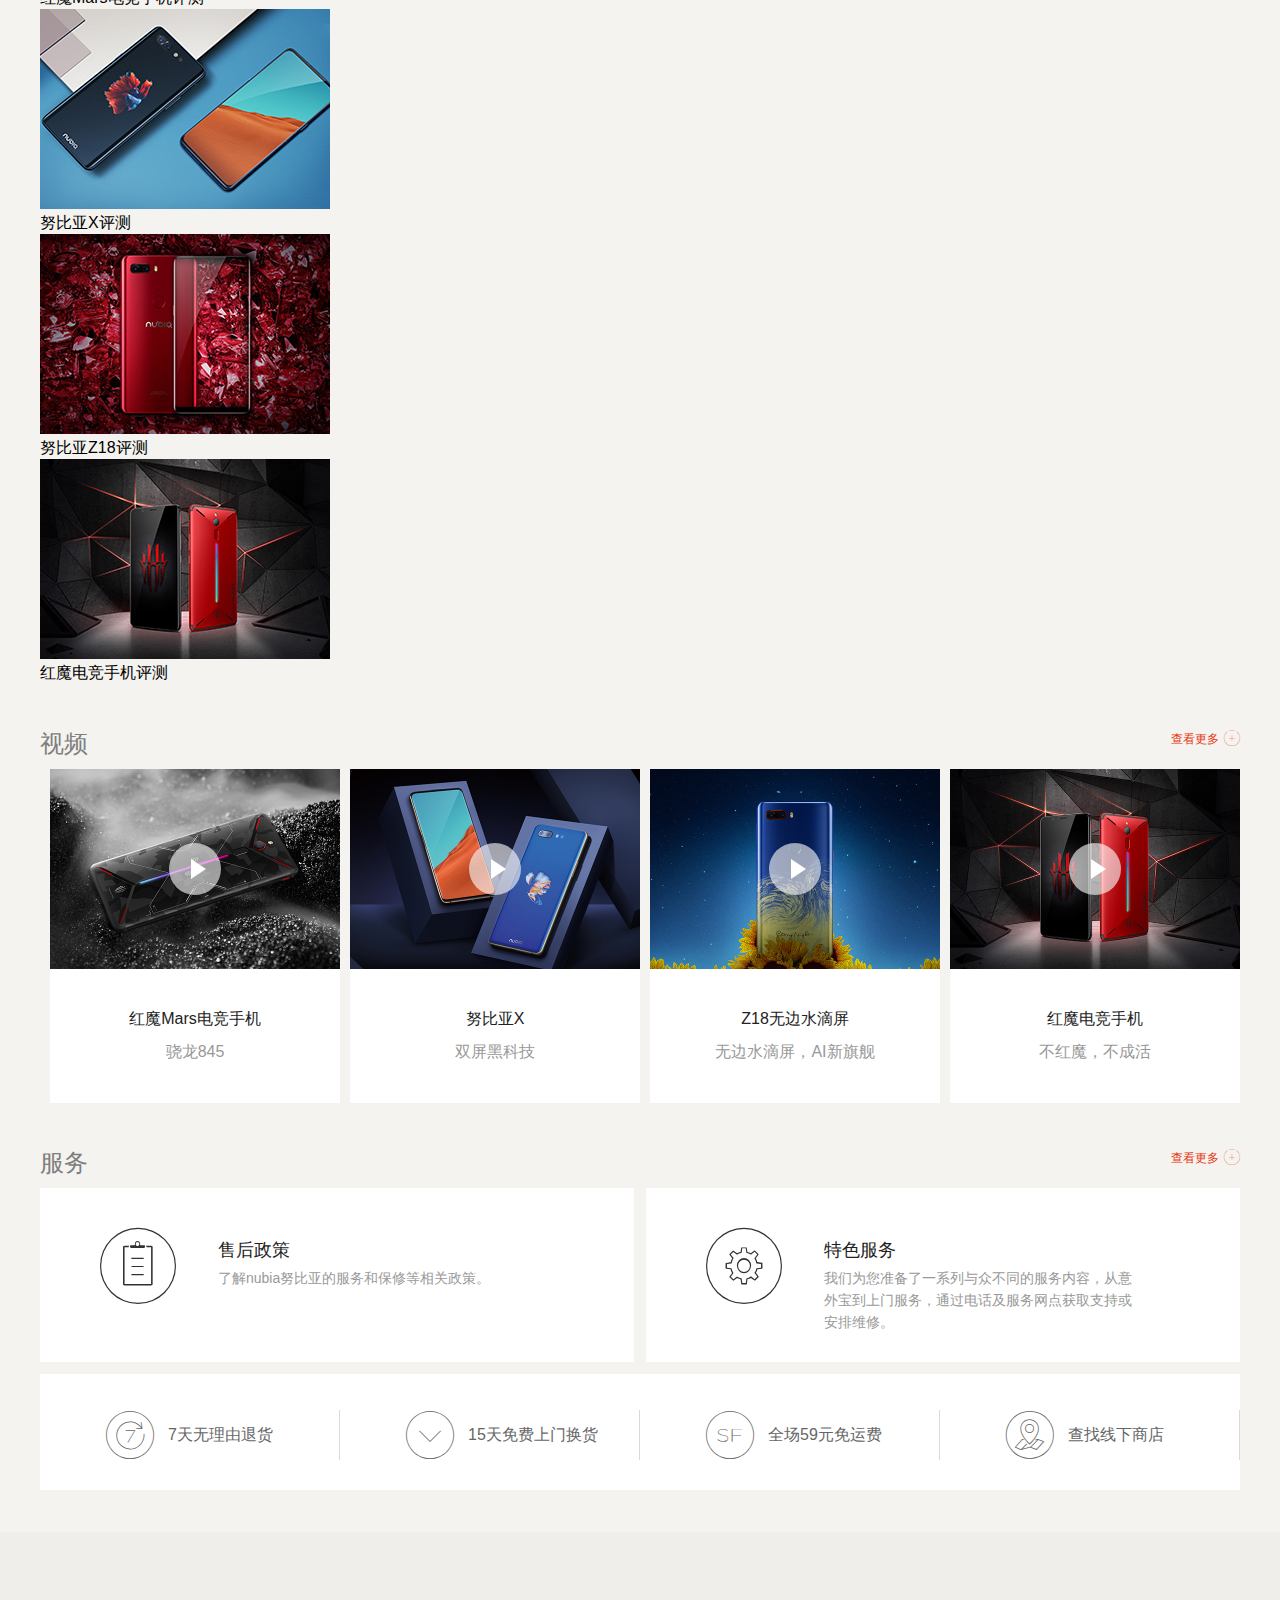
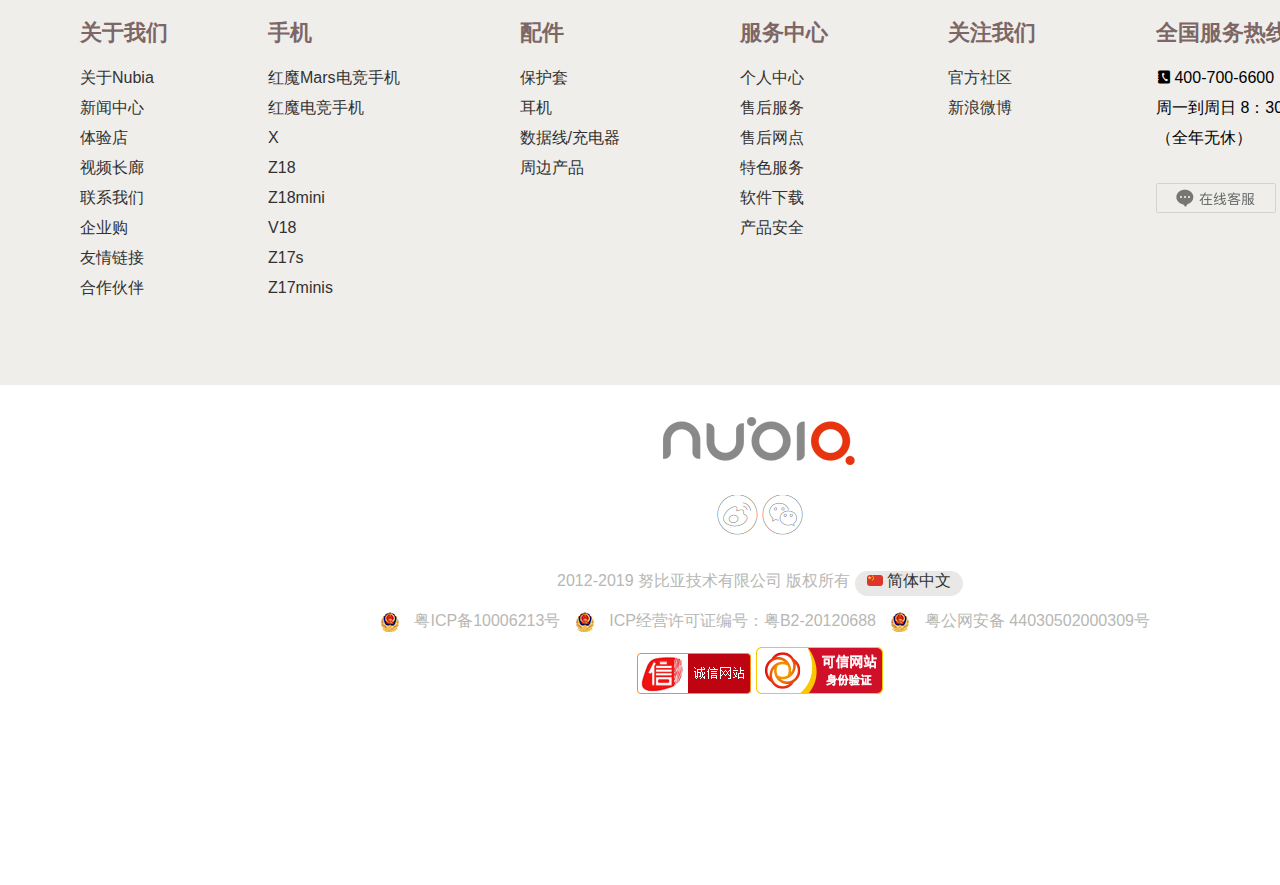
<file: home/html/commodity.html>
<!DOCTYPE html>
<html lang="en">

<head>
	<meta charset="UTF-8">
	<meta name="viewport" content="width=device-width, initial-scale=1.0">
	<meta http-equiv="X-UA-Compatible" content="ie=edge">
	<title>努比亚商城页</title>
	<link rel="stylesheet" type="text/css" href="../css/fonts.css">
	<link rel="stylesheet" type="text/css" href="../css/reset.css">
	<link rel="stylesheet" type="text/css" href="../css/comcon.css">
	<link rel="stylesheet" type="text/css" href="../css/iconfont1.css">
	<link rel="stylesheet" type="text/css" href="../css/commodity.css">
</head>

<body>
	<!-- 导航条 -->
	<div id="header">
		<div class="head container">
			<div class="logo">
				<h1>
					<a href="#">
						努比亚
					</a>
				</h1>
			</div>
			<div class="shoppingcart">
				<a href="../../login/html/login.html">
					<span>购物车</span>
					<span class="iconfont icon-gouwucheman"></span>
				</a>
			</div>
			<div class="nav">
				<ul class="topnav">
					<li>
						<a href="commodity.html">
							商城
						</a>
					</li>
					<li>
						<a href="#">
							手机
						</a>
						<!-- 下滑条 -->
						<div id="slide">
							<div class="sli container">
								<div class="bao">
									<ul class="iplist">
										<li>
											<a href="shopping.html">

												<img src="../images/5bfe86f00790968.png">
												<p>努比亚红魔</p>
											</a>

										</li>
										<li>
											<a href="shopping.html">
												<img src="../images/154745218913.png">
												<p>x</p>
											</a>
										</li>
										<li>
											<a href="shopping.html">
												<img src="../images/153690693477.png">
												<p>努比亚红魔</p>
											</a>
										</li>
										<li>
											<a href="shopping.html">
												<img src="../images/153629848589.png">
												<p>努比亚红魔</p>
											</a>
										</li>
										<li>
											<a href="#">
												<img src="../images/150779043916.png">
												<p>努比亚红魔</p>
											</a>
										</li>
										<li>
											<a href="#">
												<img src="../images/152152399040.png">
												<p>努比亚红魔</p>
											</a>
										</li>
										<li>
											<a href="#">
												<img src="../images/5bfe86f00790968.png">
												<p>努比亚红魔</p>
											</a>
										</li>
										<li>
											<a href="#">
												<img src="../images/154745218913.png">
												<p>努比亚红魔</p>
											</a>
										</li>
										<li>
											<a href="#">
												<img src="../images/153690693477.png">
												<p>努比亚红魔</p>
											</a>
										</li>
									</ul>

								</div>

							</div>
							<button class="lef"></button>
							<button class="rig"></button>
						</div>
					</li>
					<li>
						<a href="#">
							红魔手机
						</a>
						<!-- 下滑条 -->
						<div id="slides">
							<div class="slis container">
								<div class="baos">
									<ul class="iplists">
										<li>
											<a href="shopping.html">

												<img src="../images/5bfe86f00790968.png">
												<p>努比亚红魔</p>
											</a>

										</li>
										<li>
											<a href="#">
												<img src="../images/154745218913.png">
												<p>X</p>
											</a>
										</li>
										<li>
											<a href="#">
												<img src="../images/153690693477.png">
												<p>努比亚红魔</p>
											</a>
										</li>
										<li>
											<a href="#">
												<img src="../images/153629848589.png">
												<p>努比亚红魔</p>
											</a>
										</li>
										<li>
											<a href="#">
												<img src="../images/150779043916.png">
												<p>努比亚红魔</p>
											</a>
										</li>
										<li>
											<a href="#">
												<img src="../images/152152399040.png">
												<p>努比亚红魔</p>
											</a>
										</li>
										<li>
											<a href="#">
												<img src="../images/5bfe86f00790968.png">
												<p>努比亚红魔</p>
											</a>
										</li>
										<li>
											<a href="#">
												<img src="../images/154745218913.png">
												<p>努比亚红魔</p>
											</a>
										</li>
										<li>
											<a href="#">
												<img src="../images/153690693477.png">
												<p>努比亚红魔</p>
											</a>
										</li>
									</ul>

								</div>

							</div>
							<button class="lefs"></button>
							<button class="rigs"></button>
						</div>
					</li>
					<li>
						<a href="#">
							配件
						</a>
					</li>
					<li>
						<a href="#">
							摄影
						</a>
					</li>
					<li>
						<a href="#">
							服务
						</a>
					</li>
					<li>
						<a href="#">
							体验店
						</a>
					</li>
					<li>
						<a href="#">
							社区
						</a>
					</li>
					<li>
						<a href="#">
							nubia UI
						</a>
					</li>
					<li>
						<a href="../../login/html/login.html">
							<i class="iconfont icon-wode"></i>
						</a>
					</li>

				</ul>
			</div>
		</div>
	</div>
	<!-- 轮播图 -->
	<div id="out">
		<ul class="img ">
			<li>
				<a href="# ">
					<img src="../images/154760533589.jpg" alt=" ">
				</a>
			</li>
			<li>
				<a href="# ">
					<img src="../images/154648437346.jpg" alt=" ">
				</a>
			</li>
			<li>
				<a href="# ">
					<img src="../images/154753637040.jpg" alt=" ">
				</a>
			</li>
		</ul>
		<ul class="num ">
		</ul>
		<div class="left btn "></div>
		<div class="right btn "></div>
	</div>
	<!--ad-->
	<div id="ad_wrapper">
		<div class="ad center">
			<!--轮播图中的导航与直通车-->
			<!--由于定位要相对于父级问题,放在有版心里面-->
			<div class="banner">
				<ul class="banner_nav">
					<li class="li1"><p>红魔Mars/红魔手机</p>
						<ul class="nav2">
							<li class="li2">
								<a href="shopping.html">
									<img src="../images/small/154649651526.png">
									<span>RNG六周年纪念版</span>
								</a>
							</li>
							<li class="li2">
								<a href="shopping.html">
									<img src="../images/small/154502714090.png">
									<span>红魔Mars烈焰红</span>
							</a>
								
							</li>
							<li class="li2">
								<a href="shopping.html">
									<img src="../images/small/154502710715.png">
									<span>红魔Mars迷彩版</span>
								</a>
								
							</li>
							<li class="li2">
								<a href="shopping.html">
									<img src="../images/small/154397697437.png">
									<span>红魔Mars曜石黑</span>
								</a>
								
							</li>
						</ul>
					</li>
					<li class="li1"><p>X</p>
						<ul class="nav2">
							<li class="li2">
								<a href="shopping.html">
									<img src="../images/small/154442241494.png">
									<span>X蓝金版</span>
								</a>
								
							</li>
							<li class="li2">
								<a href="shopping.html">
									<img src="../images/small/153621470840.png">
									<span>X星空典藏版</span>
								</a>
								
							</li>
							<li class="li2">
								<a href="shopping.html">
									<img src="../images/small/154097593658.png">
									<span>X海光蓝</span>
								</a>
								
							</li>
							<li class="li2">
								<a href="shopping.html">
									<img src="../images/small/154442237416.png">
									<span>X黑金</span>
								</a>
								
							</li>
							<li class="li2">
								<a href="shopping.html">
									<img src="../images/small/15464964476.png">
									<span>X深空灰</span>
								</a>
								
							</li>
						</ul>
					</li>
					<li class="li1"><p>红魔电竞手机</p>
						<ul class="nav2">
							<li class="li2">
								<a href="shopping.html">
									<img src="../images/small/153621556673.png">
									<span>红魔 烈焰红</span>
								</a>
								
							</li>
							<li class="li2">
								<a href="shopping.html">
									
									<img src="../images/small/153621560834.png">
									<span>红魔 曜石黑</span>
								</a>
								
							</li>
						</ul>
					</li>
					<li class="li1"><p>Z18/Z18mini</p>
						<ul class="nav2">
							<li class="li2">
								<a href="shopping.html">
									<img src="../images/small/153742738947.jpg">
									<span>Z18 星云红</span>
								</a>
								
							</li>
							<li class="li2">
								<a href="">
									<img src="../images/small/153621470840.png">
									<span>Z18 极夜黑</span>
								</a>
								
							</li>
							<li class="li2">
								<a href="">
									<img src="../images/small/15374275143.jpg">
									<span>Z18梵高星空典藏版</span>
								</a>
								
							</li>
							<li class="li2">
								<a href="">
									<img src="../images/small/5ad95436bb00b20.png">
									<span>Z18mini 青瓷蓝</span>
								</a>
								
							</li>
							<li class="li2">
								<a href="">
									<img src="../images/small/152343282461.png">
									<span>Z18mini 曜钻黑</span>
								</a>
								
							</li>
						</ul>
					</li>
					<li class="li1"><p>Z17S</p>
						<ul class="nav2">
							<li class="li2">
								<a href="">
									<img src="../images/small/5ad8888e2d1ca18.png">
								<span>Z17S极光蓝</span>
								</a>
								
							</li>
							<li class="li2">
								<a href="">
									<img src="../images/small/5ad8888e3a1a246.png">
								<span>Z17S黑金</span>
								</a>
								
							</li>
						</ul>
					</li>
					<li class="li1"><p>N&V系列&其他系列</p>
						<ul class="nav2">
							<li class="li2">
								<a href="">
									<img src="../images/small/152170501467.jpg">
									<span>N3曜石黑</span>
								</a>
								
							</li>
							<li class="li2">
								<a href="">
									<img src="../images/small/5af10f05396e826.jpg">
								<span>N18星云红</span>
								</a>
								
							</li>
							<li class="li2">
								<a href="">
									<img src="../images/small/152170501467.jpg">
								<span>N18曜石黑</span>
								</a>
								
							</li>
						</ul>
					</li>
					<li class="li1"><p>周边配件</p>
						<ul class="nav2">
							<li class="li2">
								<a href="">
									<img src="../images/small/154649931856.png">
								<span>努比亚智能锁</span>
								</a>
								
							</li>
							<li class="li2">
								<a href="">
									<img src="../images/small/154649923742.png">
								<span>努比亚创意贴纸</span>
								</a>
								
							</li>
							<li class="li2">
								<a href="">
									<img src="../images/small/154649920021.png">
								<span>战神手柄</span>
								</a>
								
							</li>
							<li class="li2">
								<a href="">
									<img src="../images/small/15464991455.png">
								<span>声美BOX</span>
								</a>
								
							</li>
							<li class="li2">
								<a href="">
									<img src="../images/small/154649898983.png">
								<span>红魔战衣</span>
								</a>
								
							</li>
							<li class="li2">
								<a href="">
									<img src="../images/small/5aec09440da7533.png">
								<span>努比亚红魔游戏T恤</span>
								</a>
								
							</li>
							<ul class="nav2">
								<li class="li2">
									<a href="">
										<img src="../images/small/592e70c96fab265.jpg">
									<span>便携式移动电源</span>
									</a>
									
								</li>
							</ul>
						</ul>
					</li>
					<li class="li1"><p>专属配件</p>
						<ul class="nav2">
							<li class="li2">
								<a href="">
									<img src="../images/small/152464776341.png">
								<span>努比亚红魔降噪耳机</span>
								</a>
								
							</li>
							<li class="li2">
								<a href="">
									<img src="../images/small/154649781832.png">
								<span>蓝牙耳机</span>
								</a>
								
							</li>
							<li class="li2">
								<a href="">
									<img src="../images/small/592e70c9455ef97.jpg">
								<span>耳机</span>
								</a>
								
							</li>
							<li class="li2">
								<a href="">
									<img src="../images/small/592e70c94622878.jpg">
								<span>保护壳</span>
								</a>
								
							</li>
							<li class="li2">
								<a href="">
									<img src="../images/small/592e70c953c5228.jpg">
								<span>充电器</span>
								</a>
								
							</li>
							<li class="li2">
								<a href="">
									<img src="../images/small/150779778840.jpg">
								<span>努比亚降噪耳机</span>
								</a>
								
							</li>
						</ul>
					</li>
				</ul>
			</div>
			
			<div class="ad_left">
				<a href="#">
					<i class="icon-circle_refresh"></i>
					<p>以旧换新</p>
				</a>
				<a href="#">
					<i class="icon-circle_cloud-up"></i>
					<p>NB通道</p>
				</a>
				<a href="#">
					<i class="icon-circle_shield"></i>
					<p>碎屏保</p>
				</a>
				<a href="#">
					<i class="icon-circle_shield"></i>
					<p>真伪查询</p>
				</a>
				<a href="#">
					<i class="icon-circle_cloud-up"></i>
					<p>售后网点</p>
				</a>
				<a href="#">
					<i class="icon-circle_arrow-down"></i>
					<p>软件下载</p>
				</a>
			</div>
			<div class="ad_right">
				<div class="ad_right_box">
					<a href="#"><img src="../images/152343385867.jpg" alt=""></a>
				</div>
				<div class="ad_right_box">
					<a href="#"><img src="../images/154139627249.jpg" alt=""></a>
				</div>
				<div class="ad_right_box">
					<a href="#"><img src="../images/154397689032.jpg" alt=""></a>
				</div>
			</div>
		</div>
	</div>



	<div id="goods_wrapper">
		<div class="goods center">
			<div class="hot_goods">
				<div class="title title_h">
					<h2 class="title_hot">热门商品</h2>
					<a href="#" class="a_hot">
						查看更多
						<i class="icon-circle_plus"></i>
					</a>
				</div>


				<div class="product">
					<div class="product_items">
						<a href="#">
							<div class="p_t">
								<img src="../images/154683890326.jpg" alt="">
								<h3>红魔Mars电竞手机</h3>
								<span>骁龙845</span>
								<p><sup>￥</sup>2699</p>
							</div>
						</a>
						<div class="buy">
							<a href="#">立即购买</a>
						</div>
					</div>
					<div class="product_items">
						<a href="#">
							<div class="p_t">
								<img src="../images/154340896452.jpg" alt="">
								<h3>x</h3>
								<span>双屏黑科技</span>
								<p><sup>￥</sup> 3299</p>
							</div>
						</a>
						<div class="buy">
							<a href="#">立即购买</a>
						</div>
					</div>
					<div class="product_items">
						<a href="#">
							<div class="p_t">
								<img src="../images/154139640171.jpg" alt="">
								<h3>Z18</h3>
								<span>无边水滴屏</span>
								<p><sup>￥</sup>2499</p>
							</div>
						</a>
						<div class="buy">
							<a href="#">立即购买</a>
						</div>
					</div>
					<div class="product_items">
						<a href="#">
							<div class="p_t">
								<img src="../images/153674218281.jpg" alt="">
								<h3>红魔电竞手机</h3>
								<span>不红魔 不成活</span>
								<p><sup>￥</sup> 1200</p>
							</div>
						</a>
						<div class="buy">
							<a href="#">立即购买</a>
						</div>
					</div>
				</div>
			</div>
			<div class="q_goods">
				<div class="title title_q">
					<h2 class="title_q_phone">精品手机</h2>
					<a href="#" class="a_q_phone">
						查看更多
						<i class="icon-circle_plus"></i>
					</a>
				</div>
				<div class="product">
					<div class="product_items">
						<a href="#">
							<div class="p_t">
								<img src="../images/154985357394.png" alt="">
								<h3>Z18星云红</h3>
								<span>无边水滴</span>
								<p><sup>￥</sup>2699</p>
							</div>
						</a>
						<div class="buy">
							<a href="#">立即购买</a>
						</div>
					</div>
					<div class="product_items">
						<a href="#">
							<div class="p_t">
								<img src="../images/154123209586.jpg" alt="">
								<h3>Z18mini</h3>
								<span>2400万双摄</span>
								<p><sup>￥</sup> 1299</p>
							</div>
						</a>
						<div class="buy">
							<a href="#">立即购买</a>
						</div>
					</div>
					<div class="product_items">
						<a href="#">
							<div class="p_t">
								<img src="../images/152170464783.jpg" alt="">
								<h3>V18耀石黑</h3>
								<span>6寸全面屏</span>
								<p><sup>￥</sup>899</p>
							</div>
						</a>
						<div class="buy">
							<a href="#">立即购买</a>
						</div>
					</div>
					<div class="product_items">
						<a href="#">
							<div class="p_t">
								<img src="../images/15117611441.jpg" alt="">
								<h3>Z17S黑金</h3>
								<span>全面屏无边框</span>
								<p><sup>￥</sup> 1799</p>
							</div>
						</a>
						<div class="buy">
							<a href="#">立即购买</a>
						</div>
					</div>
				</div>
			</div>


			<div class="parts">
				<div class="title title_p">
					<h2 class="title_parts">精选配件</h2>
					<a href="#" class="a_parts">
						查看更多
						<i class="icon-circle_plus"></i>
					</a>
				</div>
				<div class="product">
					<div class="big">
						<a href="#">
							<img src="../images/goods/152904366432.jpg" />
						</a>
					</div>
					<div class="product_items">
						<a href="#">
							<div class="p_t">
								<img src="../images/goods/154139641576.jpg" alt="">
								<h3>二合一数据线</h3>
								<span></span>
								<p><sup>￥</sup>59</p>
							</div>
						</a>
						<div class="buy">
							<a href="#">立即购买</a>
						</div>
					</div>
					<div class="product_items">
						<a href="#">
							<div class="p_t">
								<img src="../images/goods/15413964265.jpg" alt="">
								<h3>电源适配器(快充3.0)</h3>
								<span></span>
								<p><sup>￥</sup>69</p>
							</div>
						</a>
						<div class="buy">
							<a href="#">立即购买</a>
						</div>
					</div>
					<div class="product_items">
						<a href="#">
							<div class="p_t">
								<img src="../images/goods/154744986142.png" alt="">
								<h3>红魔降噪耳机</h3>
								<span></span>
								<p><sup>￥</sup> 299</p>
							</div>
						</a>
						<div class="buy">
							<a href="#">立即购买</a>
						</div>
					</div>
					<div class="product_items">
						<a href="#">
							<div class="p_t">
								<img src="../images/goods/154684132723.jpg" alt="">
								<h3>蓝牙耳机</h3>
								<span></span>
								<p><sup>￥</sup>79</p>
							</div>
						</a>
						<div class="buy">
							<a href="#">立即购买</a>
						</div>
					</div>
					<div class="product_items">
						<a href="#">
							<div class="p_t">
								<img src="../images/goods/154185665444.jpg" alt="">
								<h3>便携移动电源</h3>
								<span></span>
								<p><sup>￥</sup> 129</p>
							</div>
						</a>
						<div class="buy">
							<a href="#">立即购买</a>
						</div>
					</div>
					<div class="product_items">
						<a href="#">
							<div class="p_t">
								<img src="../images/goods/150450759557.jpg" alt="">
								<h3>铁圈耳机</h3>
								<span> </span>
								<p><sup>￥</sup> 99</p>
							</div>
						</a>
						<div class="buy">
							<a href="#">立即购买</a>
						</div>
					</div>

				</div>

			</div>
		</div>
	</div>


	<div id="news_wrapper">
		<div class="news center">
			<div class="pj">
				<div class="title title_pj">
					<h2 class="title_cppj">产品热价</h2>
					<a href="#" class="a_cppj">
						查看更多
						<i class="icon-circle_plus"></i>
					</a>
				</div>
			</div>
			<div class="title_cppjtu">
					<ul>
						<li>
							<a href="">
								<img src="../images/154721046868.jpg" alt="">
							</a><br>
							<span>红魔Mars电竞手机评测</span>
						</li>
						<li>
							<a href="">
								<img src="../images/154721040323.jpg" alt="">
							</a><br>
							<span>努比亚X评测</span>
						</li>
						<li>
							<a href="">
								<img src="../images/154721034694.jpg" alt="">
							</a><br>
							<span>努比亚Z18评测</span>
						</li>
						<li>
							<a href="">
								<img src="../images/152464656360.jpg" alt="">
							</a><br>
							<span>红魔电竞手机评测</span>
						</li>
					</ul>
				</div>
			
			<div class="video">
				<div class="title title_v">
					<h2 class="title_video">视频</h2>
					<a href="#" class="a_video">
						查看更多
						<i class="icon-circle_plus"></i>
					</a>
					
				</div>
				<div class="video_content">
					<ul class="clear">
						<li>
							<a href="#">
								<div class="v_c">
									<img src="../images/x/154340969325.jpg" alt="">
								</div>
							</a>
							<div class="v_c_b">
								<p>红魔Mars电竞手机</p>
								<span>骁龙845</span>
							</div>
						</li>
						<li>
							<a href="#">
								<div class="v_c">
									<img src="../images/x/154138792548.jpg" alt="">
								</div>
							</a>
							<div class="v_c_b">
								<p>努比亚X</p>
								<span>双屏黑科技</span>
							</div>
						</li>
						<li>
							<a href="#">
								<div class="v_c">
									<img src="../images/x/153671887661.jpg" alt="">
								</div>
							</a>
							<div class="v_c_b">
								<p>Z18无边水滴屏</p>
								<span>无边水滴屏，AI新旗舰</span>
							</div>
						</li>
						<li>
							<a href="#">
								<div class="v_c">
									<img src="../images/x/152420326146.jpg" alt="">
								</div>
							</a>
							<div class="v_c_b">
								<p>红魔电竞手机</p>
								<span>不红魔，不成活</span>
							</div>
						</li>
					</ul>
				</div>
			</div>
			<div class="server">
				<div class="title title_s">
					<h2 class="title_server">服务</h2>
					<a href="#" class="a_server">
						查看更多
						<i class="icon-circle_plus"></i>
					</a>
				</div>
				<div class="server_content">
					<div class="s_c_t clear">
						<div class="s_c_t_l">
							<a href="#">
								<i class="icon-circle_report s_c_i"></i>
								<div class="c_info">
									<h5>售后政策</h5>
									<p>了解nubia努比亚的服务和保修等相关政策。</p>
								</div>
							</a>
						</div>
						<div class="s_c_t_r">
							<a href="#">
								<i class="icon-circle_cog s_c_i"></i>
								<div class="c_info">
									<h5>特色服务</h5>
									<p>
										我们为您准备了一系列与众不同的服务内容，从意外宝到上门服务，通过电话及服务网点获取支持或安排维修。
									</p>
								</div>
							</a>
						</div>
					</div>
					<div class="s_c_b clear">
						<div class="s_c_b_div">
							<a href="#">
								<i class="icon-circle_7-c"></i>
								<span>7天无理由退货</span>
							</a>
						</div>
						<div class="s_c_b_div">
							<a href="#">
								<i class="icon-circle_arrow-down2"></i>
								<span>15天免费上门换货</span>
							</a>
						</div>
						<div class="s_c_b_div">
							<a href="#">
								<i class="icon-circle_sf"></i>
								<span>全场59元免运费</span>
							</a>
						</div>
						<div class="s_c_b_div">
							<a href="#">
								<i class="icon-circle_localization"></i>
								<span>查找线下商店</span>
							</a>
						</div>
					</div>
				</div>
			</div>
		</div>
	</div>



	<div id="subnav">
		<div class="sub container">
			<ul class="About">
				<li>
					<a href="#">
						<h2>
							关于我们
						</h2>
					</a>
				</li>
				<li>
					<a href="#">
						关于Nubia
					</a>
				</li>
				<li>
					<a href="#">
						新闻中心
					</a>
				</li>
				<li>
					<a href="#">
						体验店
					</a>
				</li>
				<li>
					<a href="#">
						视频长廊
					</a>
				</li>
				<li>
					<a href="#">
						联系我们
					</a>
				</li>
				<li>
					<a href="#">
						企业购
					</a>
				</li>
				<li>
					<a href="#">
						友情链接
					</a>
				</li>
				<li>
					<a href="#">
						合作伙伴
					</a>
				</li>
			</ul>
			<ul class="iPhone">
				<li>
					<a href="#">
						<h2>
							手机
						</h2>
					</a>
				</li>
				<li>
					<a href="#">
						红魔Mars电竞手机
					</a>
				</li>
				<li>
					<a href="#">
						红魔电竞手机
					</a>
				</li>
				<li>
					<a href="#">
						X
					</a>
				</li>
				<li>
					<a href="#">
						Z18
					</a>
				</li>
				<li>
					<a href="#">
						Z18mini
					</a>
				</li>
				<li>
					<a href="#">
						V18
					</a>
				</li>
				<li>
					<a href="#">
						Z17s
					</a>
				</li>
				<li>
					<a href="#">
						Z17minis
					</a>
				</li>
			</ul>
			<ul class="peijian">
				<li>
					<a href="#">
						<h2>
							配件
						</h2>
					</a>
				</li>
				<li>
					<a href="#">
						保护套
					</a>
				</li>
				<li>
					<a href="#">
						耳机
					</a>
				</li>
				<li>
					<a href="#">
						数据线/充电器
					</a>
				</li>
				<li>
					<a href="#">
						周边产品
					</a>
				</li>
			</ul>
			<ul class="fuwu">
				<li>
					<a href="#">
						<h2>
							服务中心
						</h2>
					</a>
				</li>
				<li>
					<a href="#">
						个人中心
					</a>
				</li>
				<li>
					<a href="#">
						售后服务
					</a>
				</li>
				<li>
					<a href="#">
						售后网点
					</a>
				</li>
				<li>
					<a href="#">
						特色服务
					</a>
				</li>
				<li>
					<a href="#">
						软件下载
					</a>
				</li>
				<li>
					<a href="#">
						产品安全
					</a>
				</li>

			</ul>
			<ul class="guanzhu">
				<li>
					<a href="#">
						<h2>
							关注我们
						</h2>
					</a>
				</li>
				<li>
					<a href="#">
						官方社区
					</a>
				</li>
				<li>
					<a href="#">
						新浪微博
					</a>
				</li>

			</ul>
			<ul class="quanguo">
				<li>
					<h2>
						全国服务热线
					</h2>
				</li>
				<li>
					<i class="iconfont icon-shoujitongxunlu xtp"></i>
					<span>400-700-6600</span>
				</li>
				<li>
					<span>
						周一到周日 8：30-20：30
					</span>
				</li>
				<li>
					（全年无休）
				</li>
				<li>
					<i class="dtp"></i>
				</li>
			</ul>
		</div>
	</div>


	<!-- 尾部 -->
	<div id="footer">
		<div class="fot container">
			<h3>
				<a href="#"></a>
			</h3>
			<p>
				<a href="#">
					<span class="spn1"></span>
				</a>
				<a href="#">
					<span class="spn2"></span>
				</a>
			</p>
			<p>
				<span class="spn3">2012-2019 努比亚技术有限公司 版权所有</span>
				<a href="#">
					<span class="spn4">
						<i class="qi"></i>
						<span>简体中文</span>
					</span>
				</a>
			</p>
			<p>

				<span>
					<a href="#">
						<i class="hui"></i>
						<span>粤ICP备10006213号</span>
					</a>
					<a href="#">
						<i class="hui"></i>
						<span>ICP经营许可证编号：粤B2-20120688</span>
					</a>
					<a href="#">
						<i class="hui"></i>
						<span>粤公网安备 44030502000309号</span>
					</a>
				</span>
			</p>
			<p>
				<span class="spn5"></span>
				<span class="spn6"></span>
			</p>
		</div>
	</div>
</body>
<script src="../js/jquery-3.3.1.js"></script>
<script src="../js/commodity.js"></script>
<script src="../js/comon.js"></script>

</body>

</html>
</file>
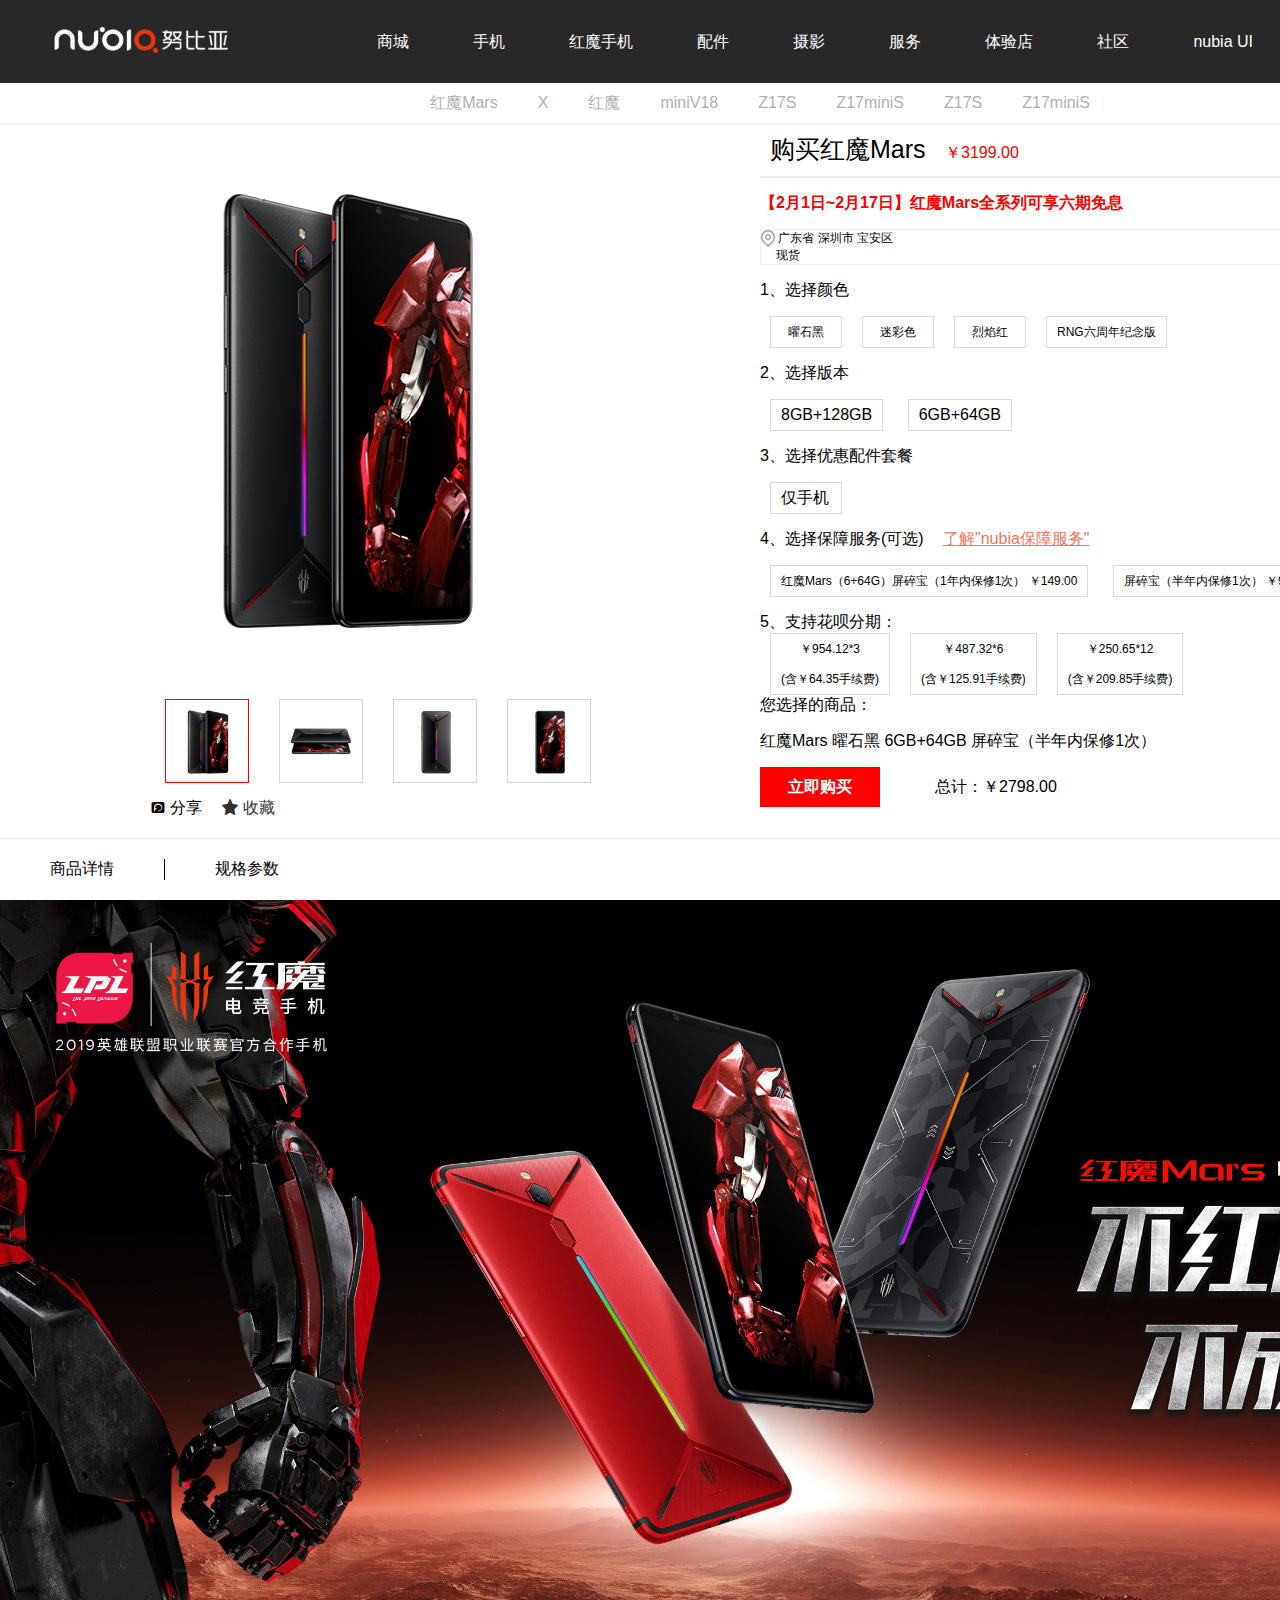
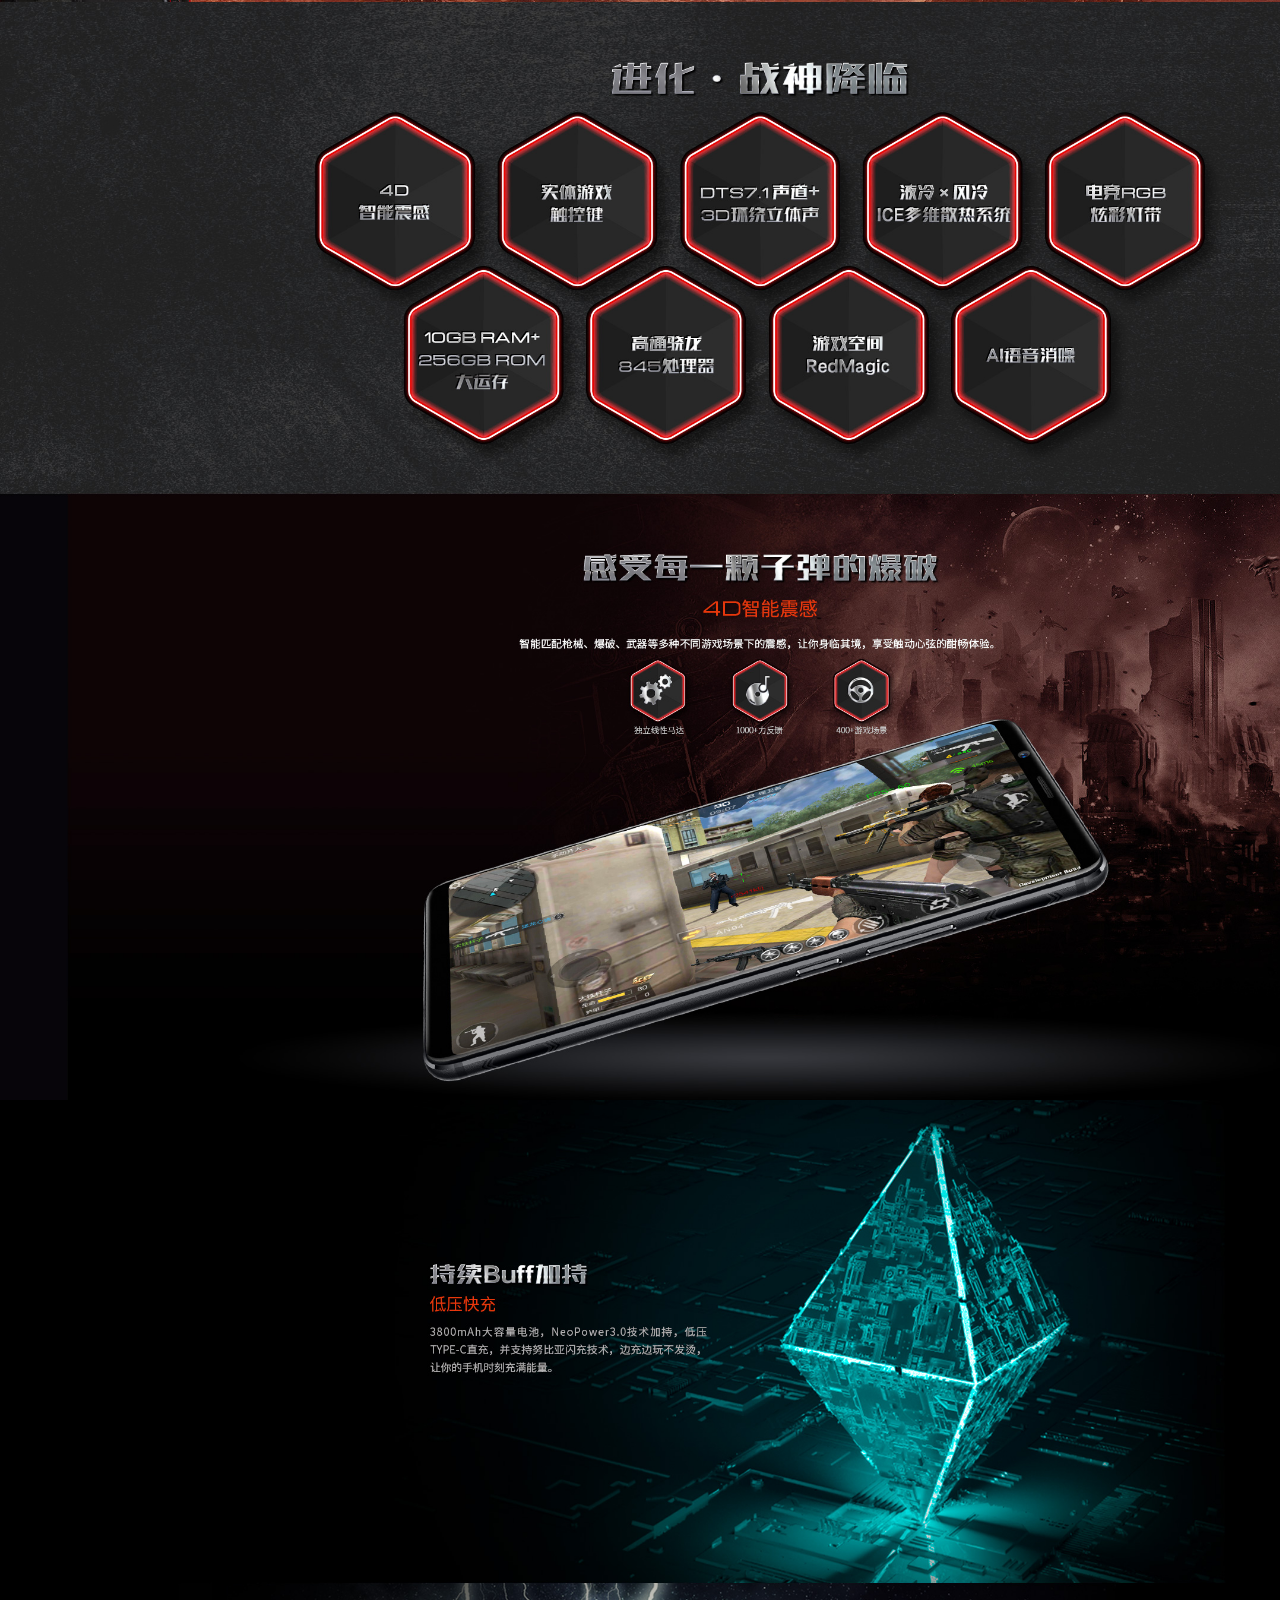
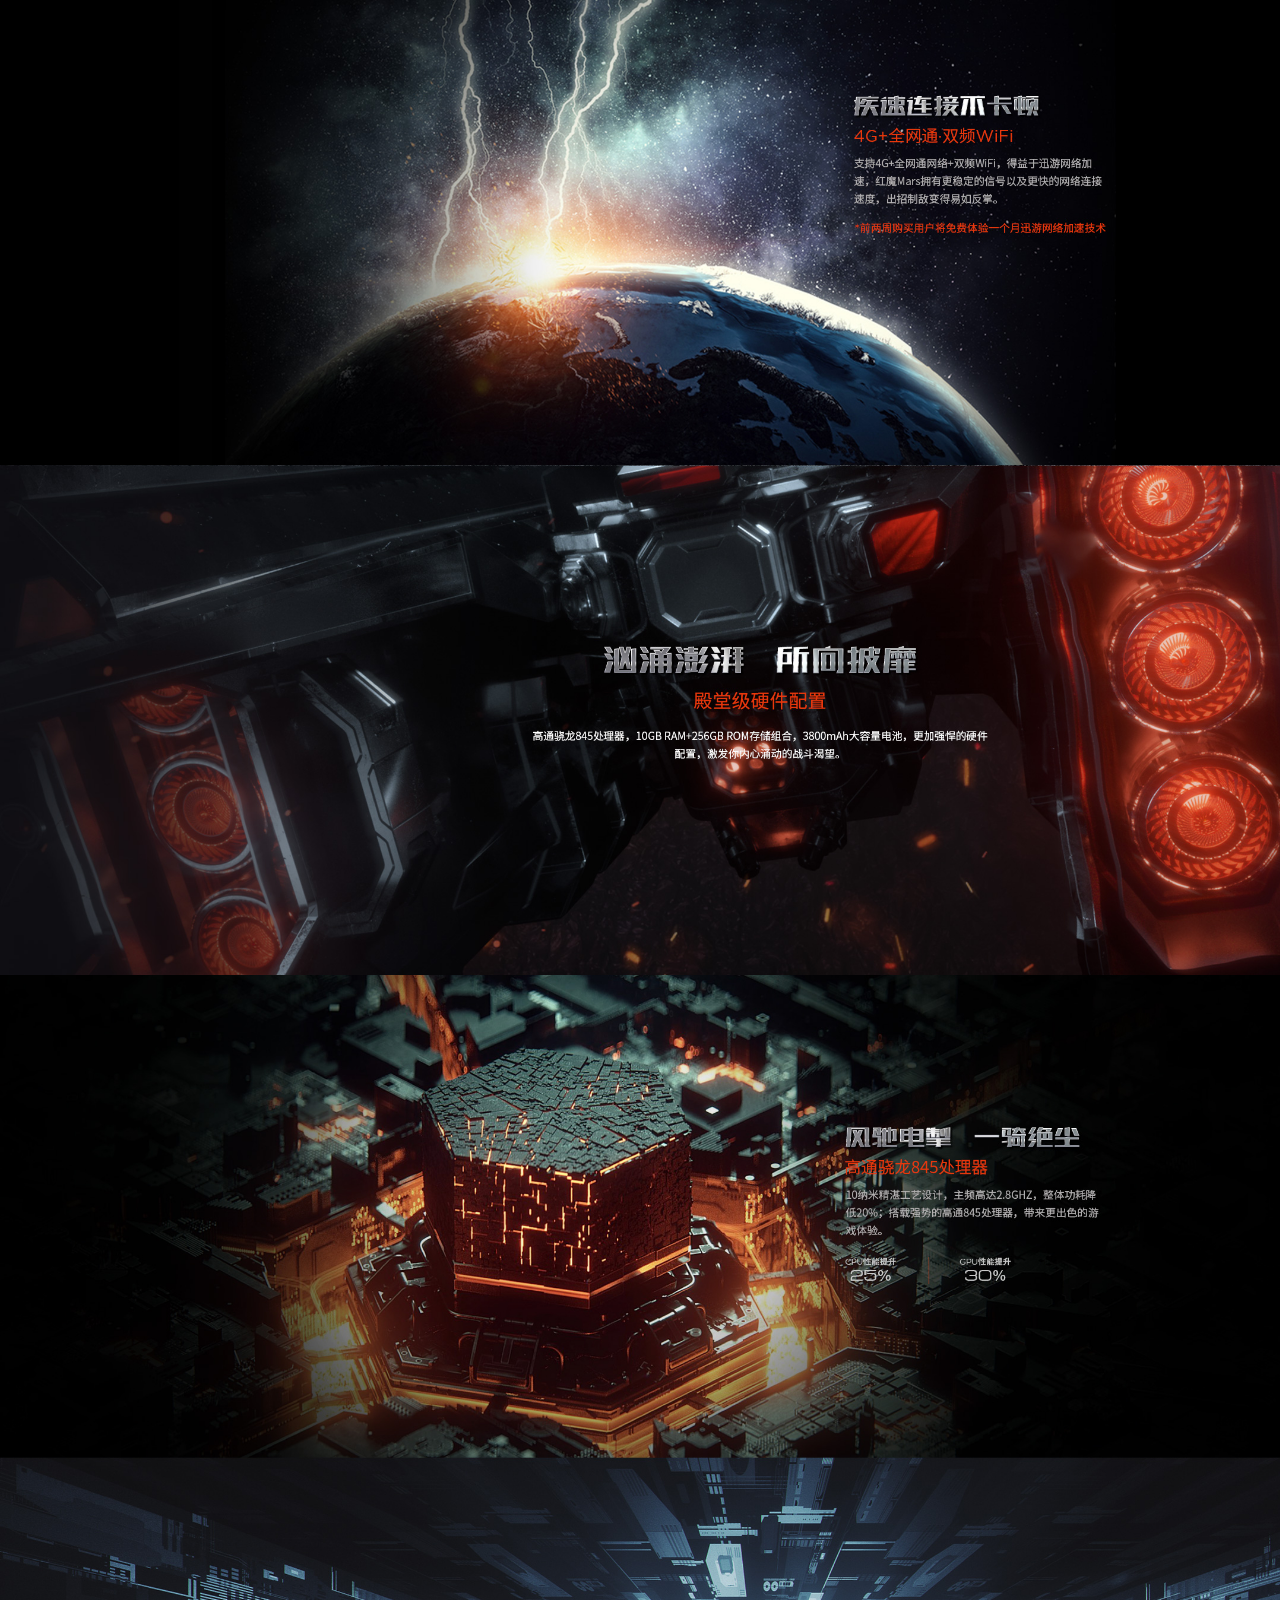
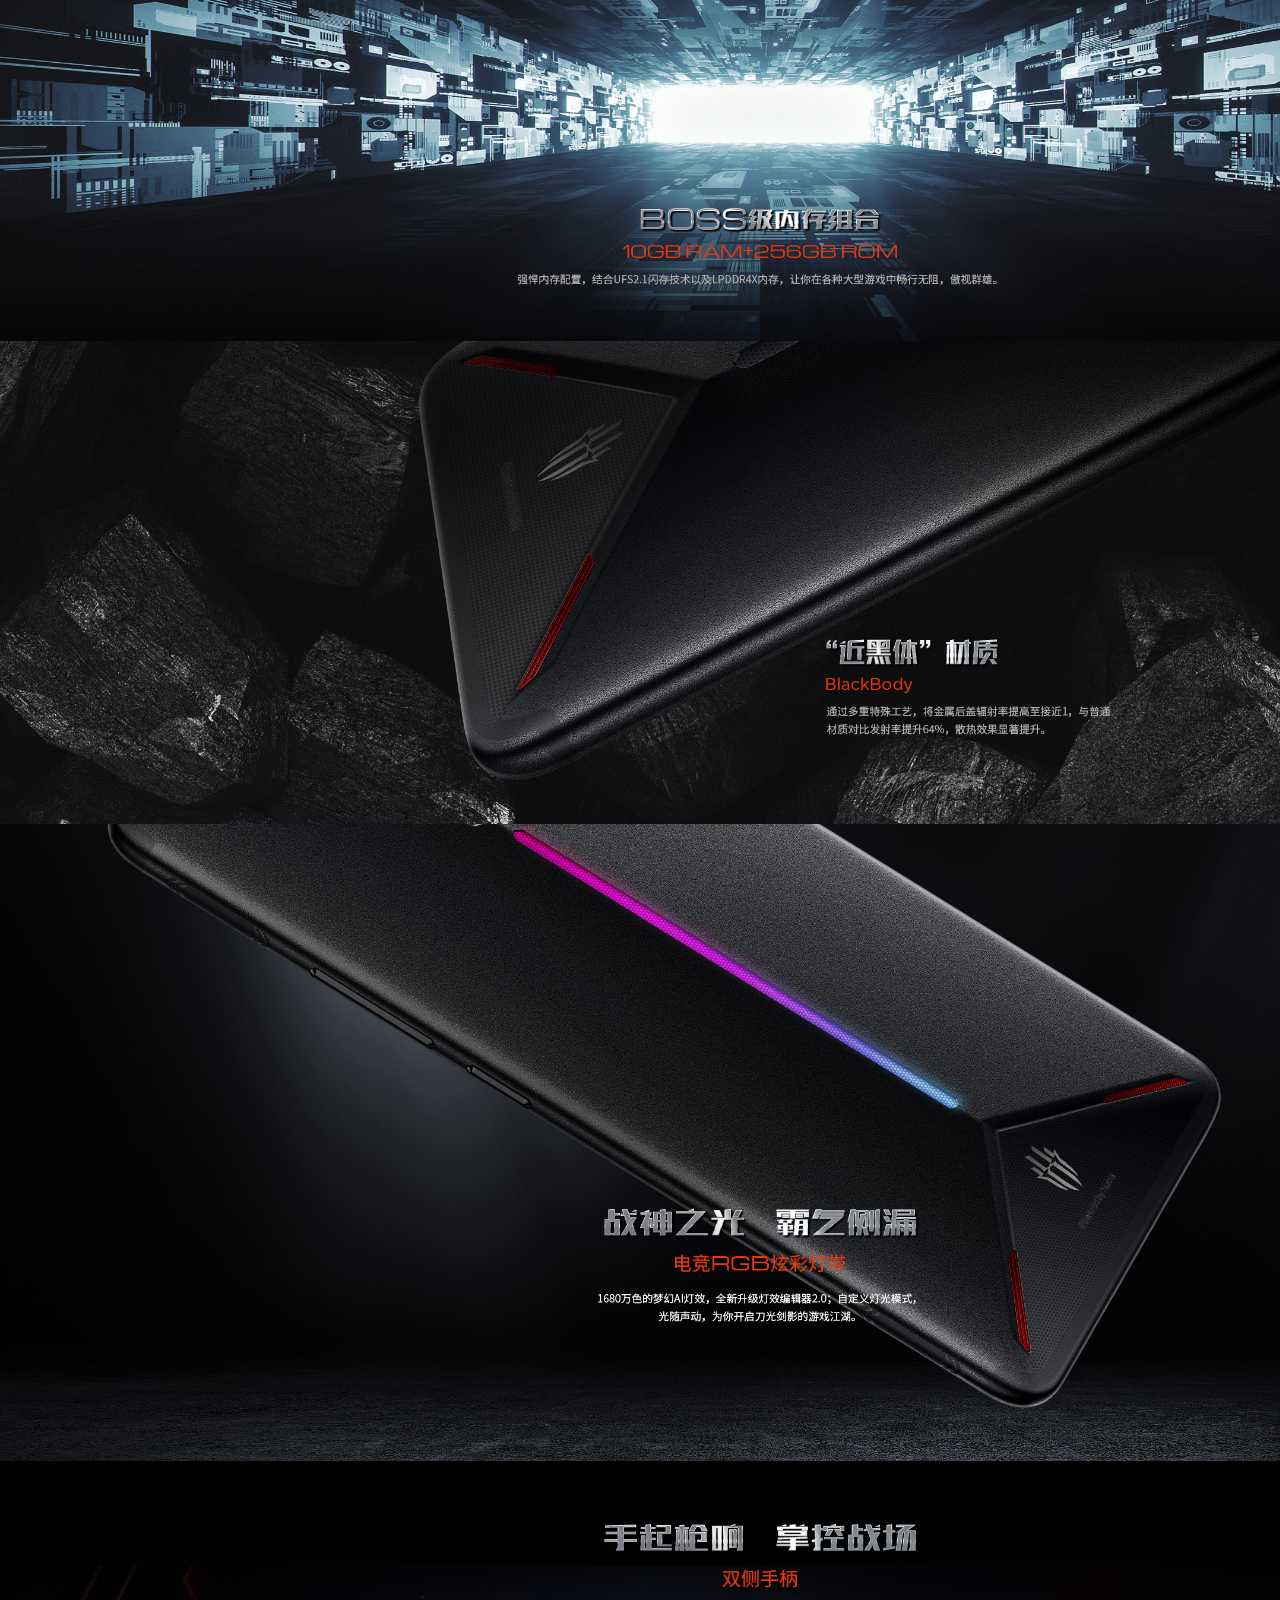
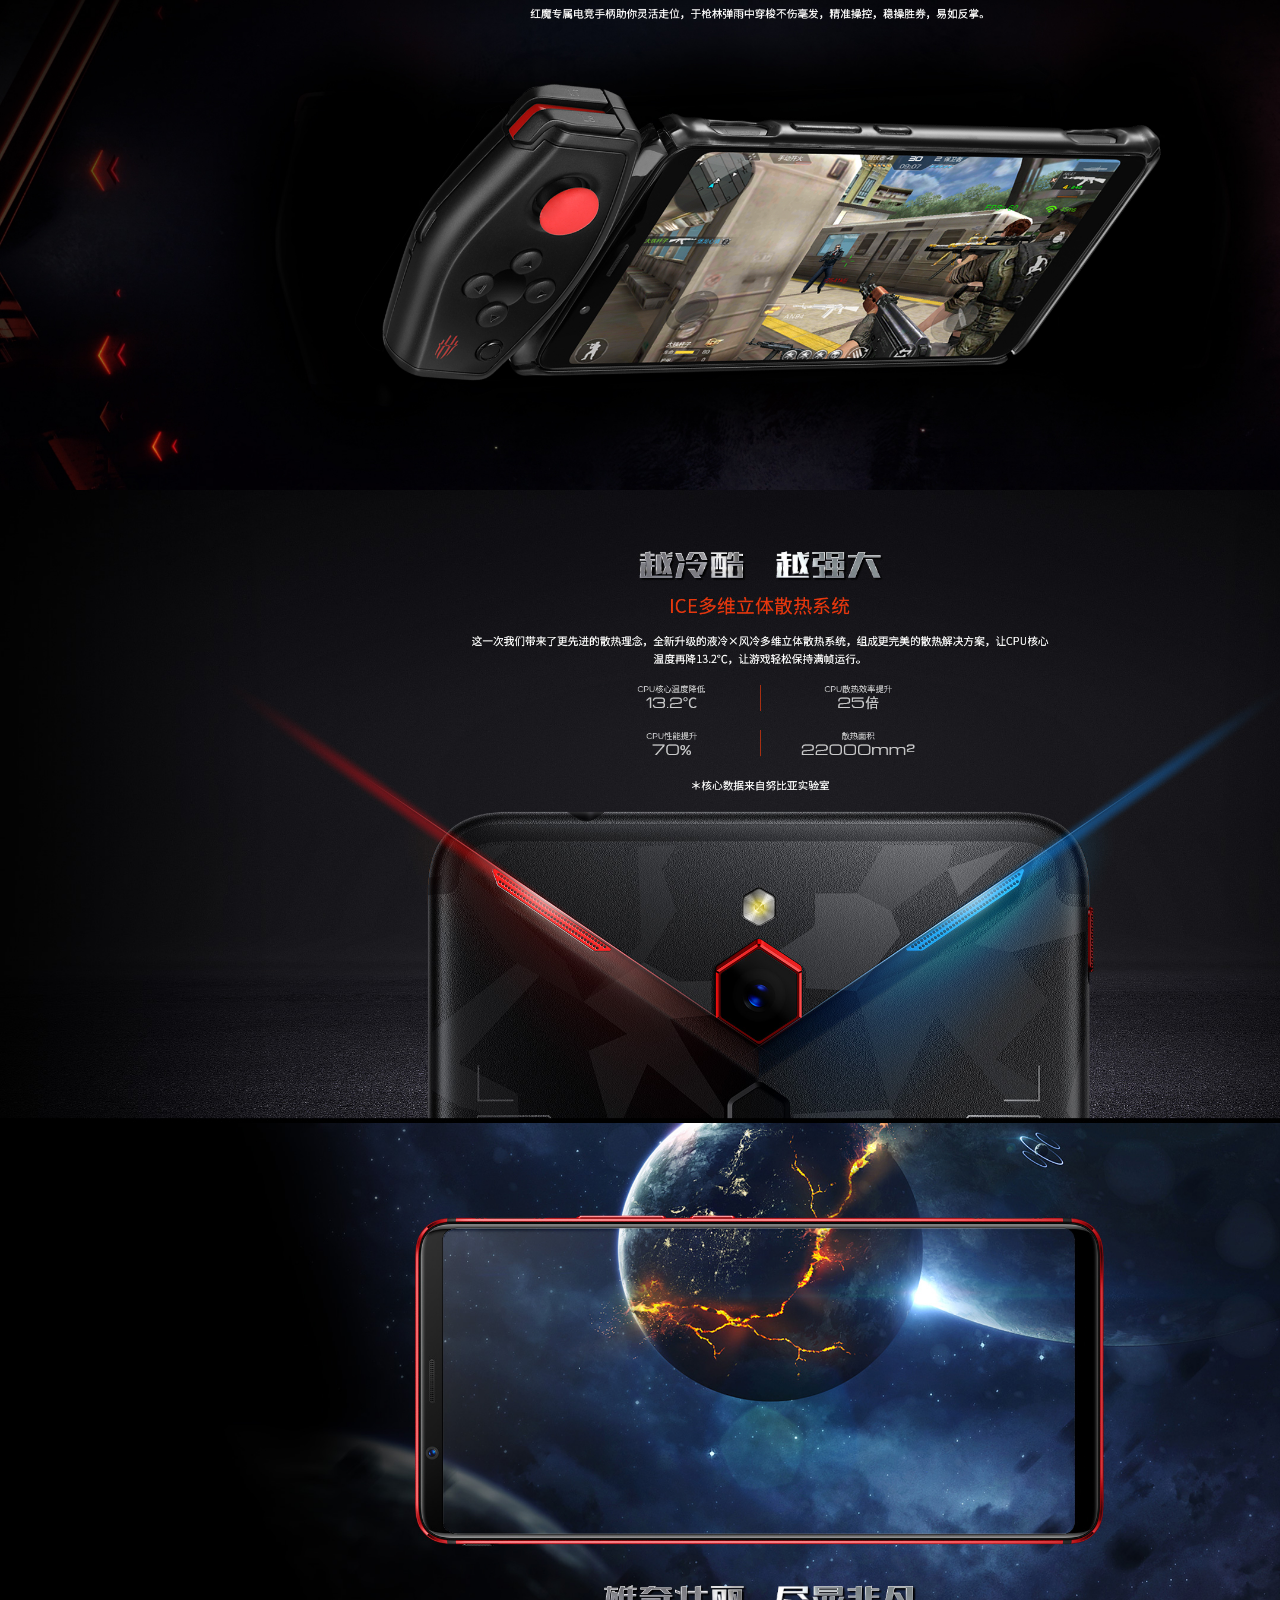
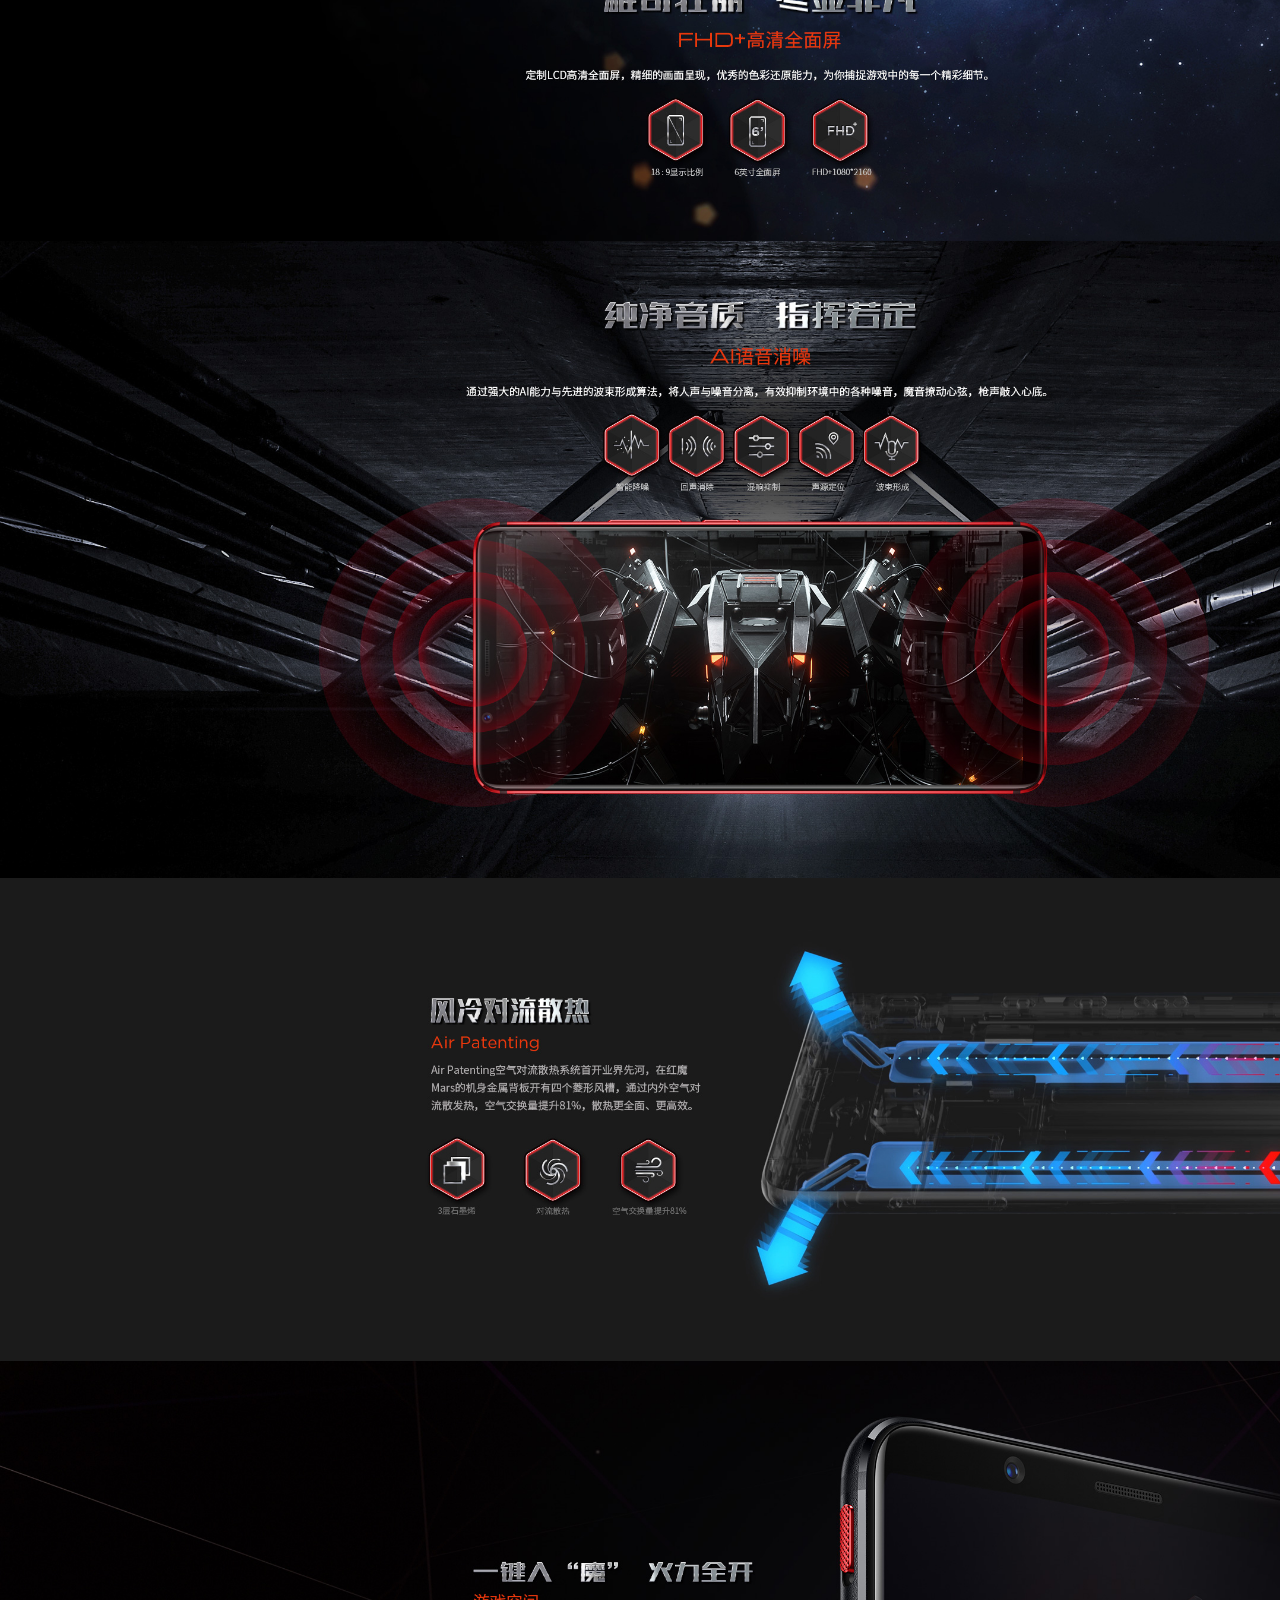
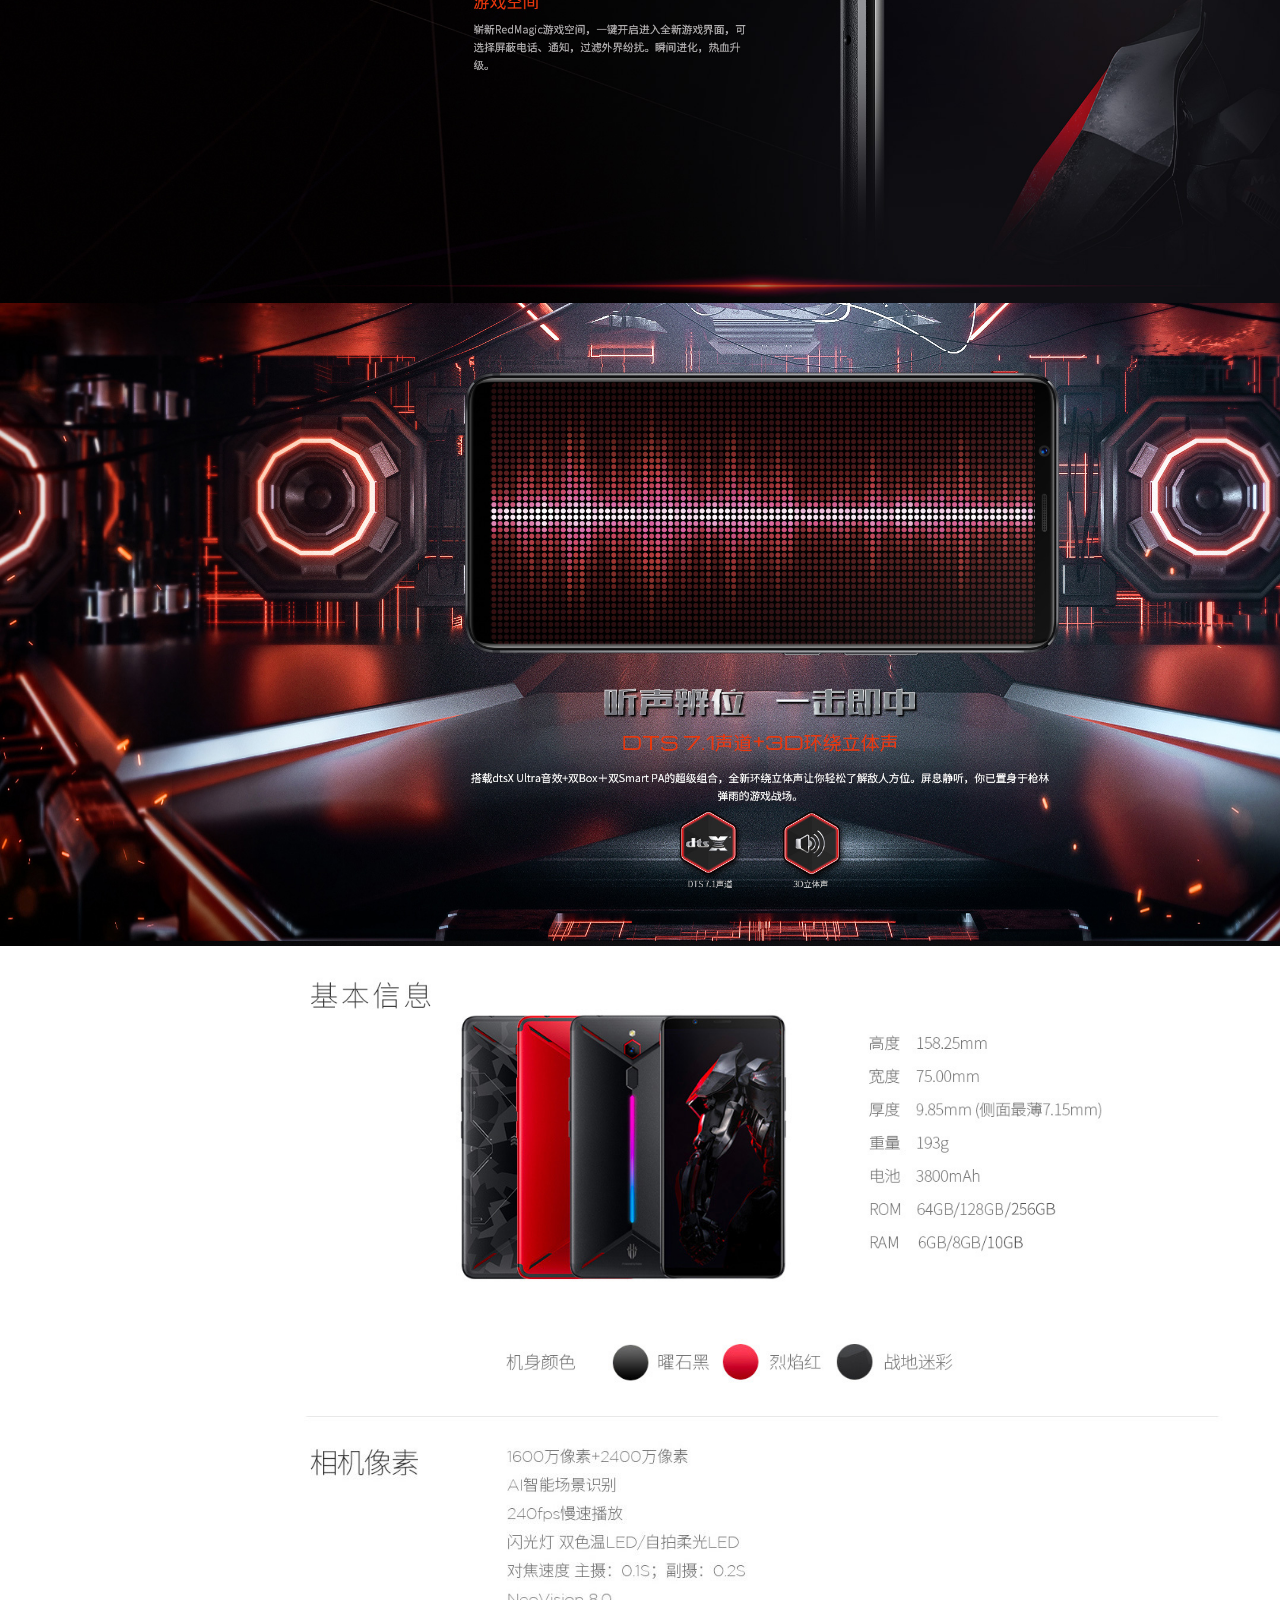
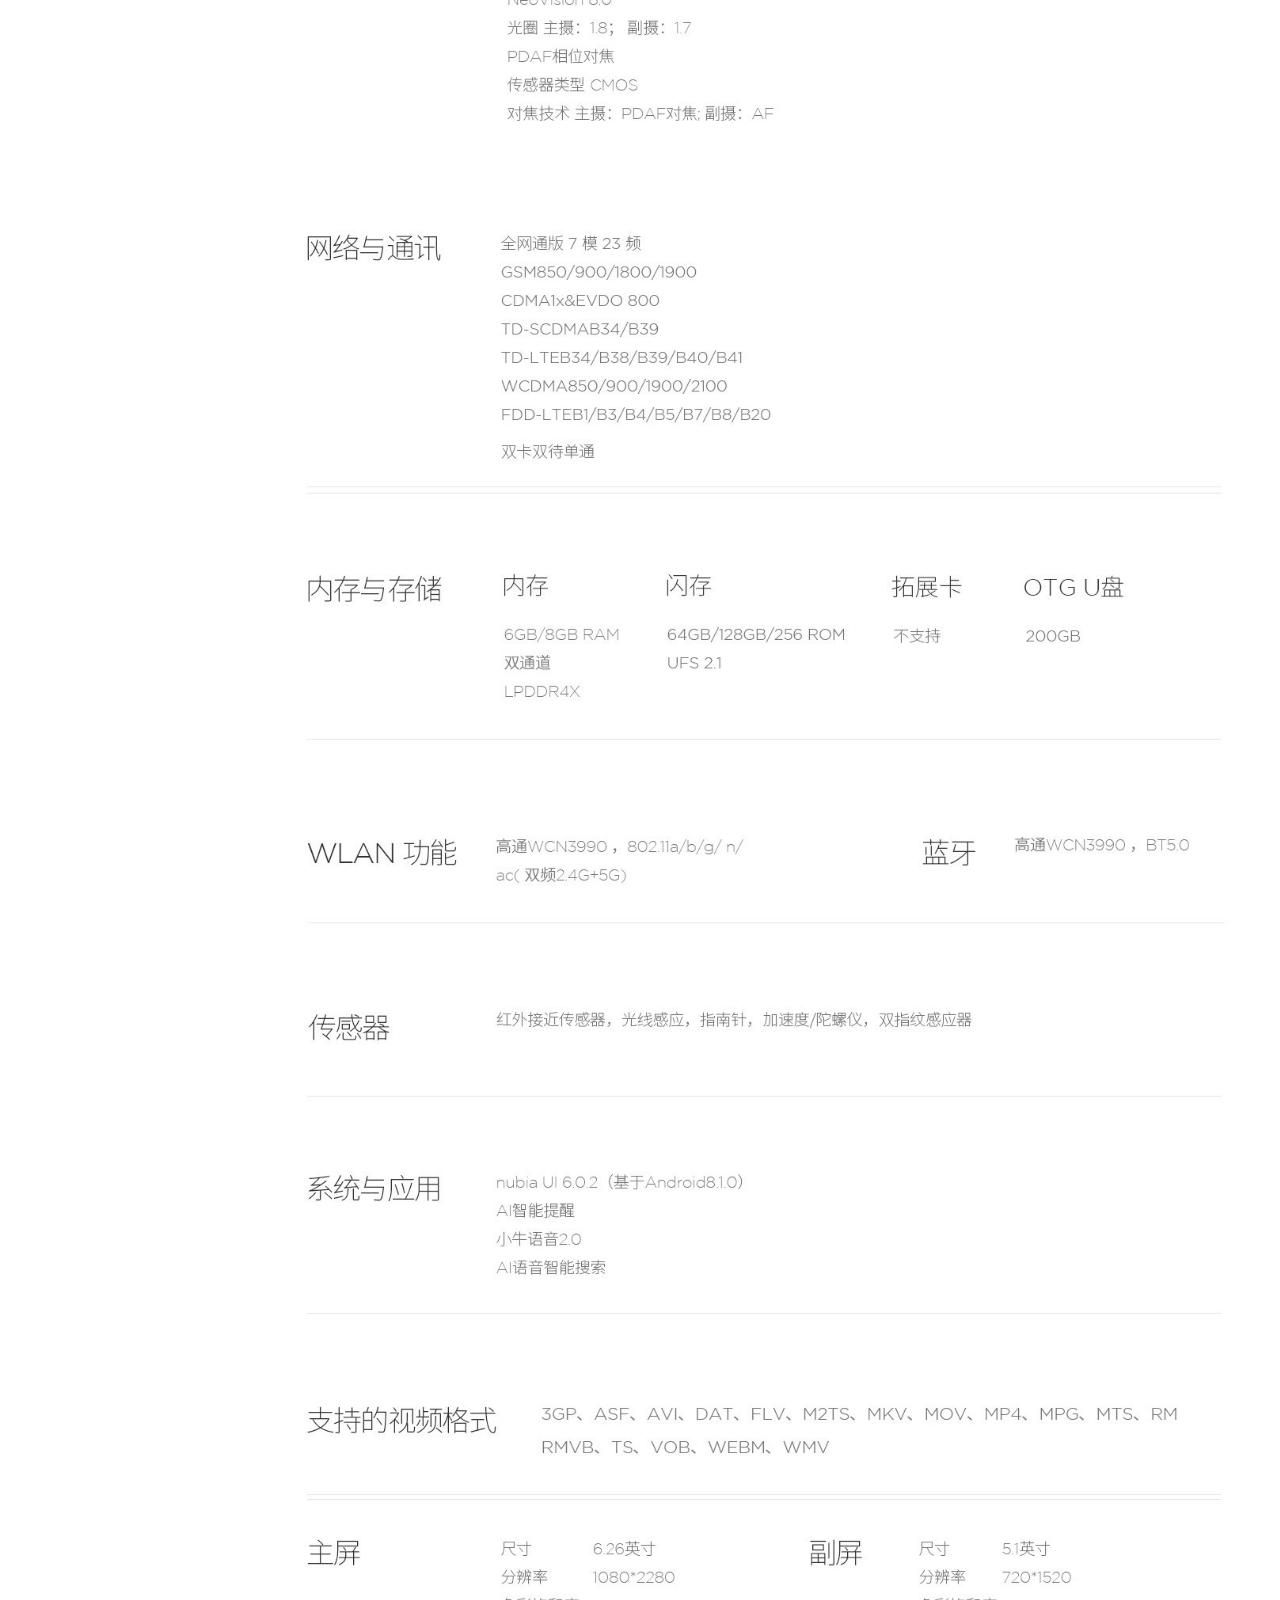
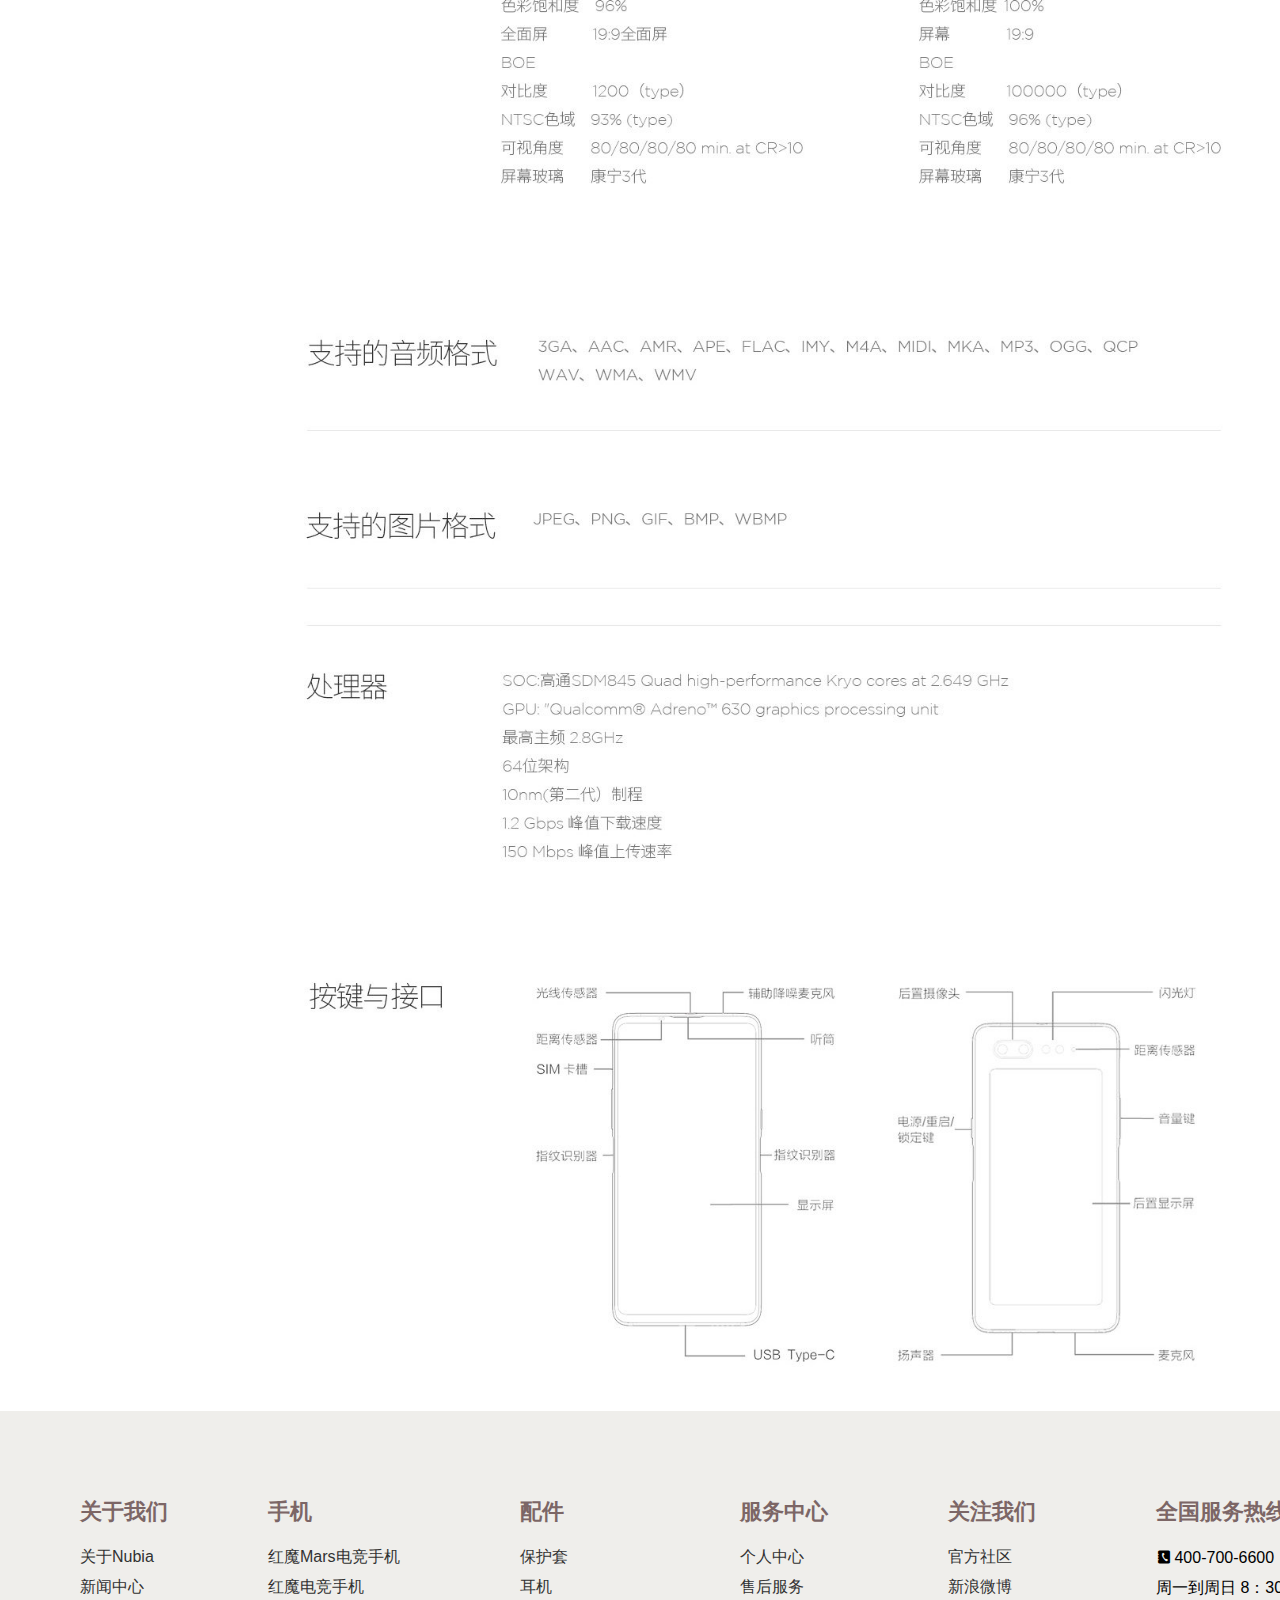
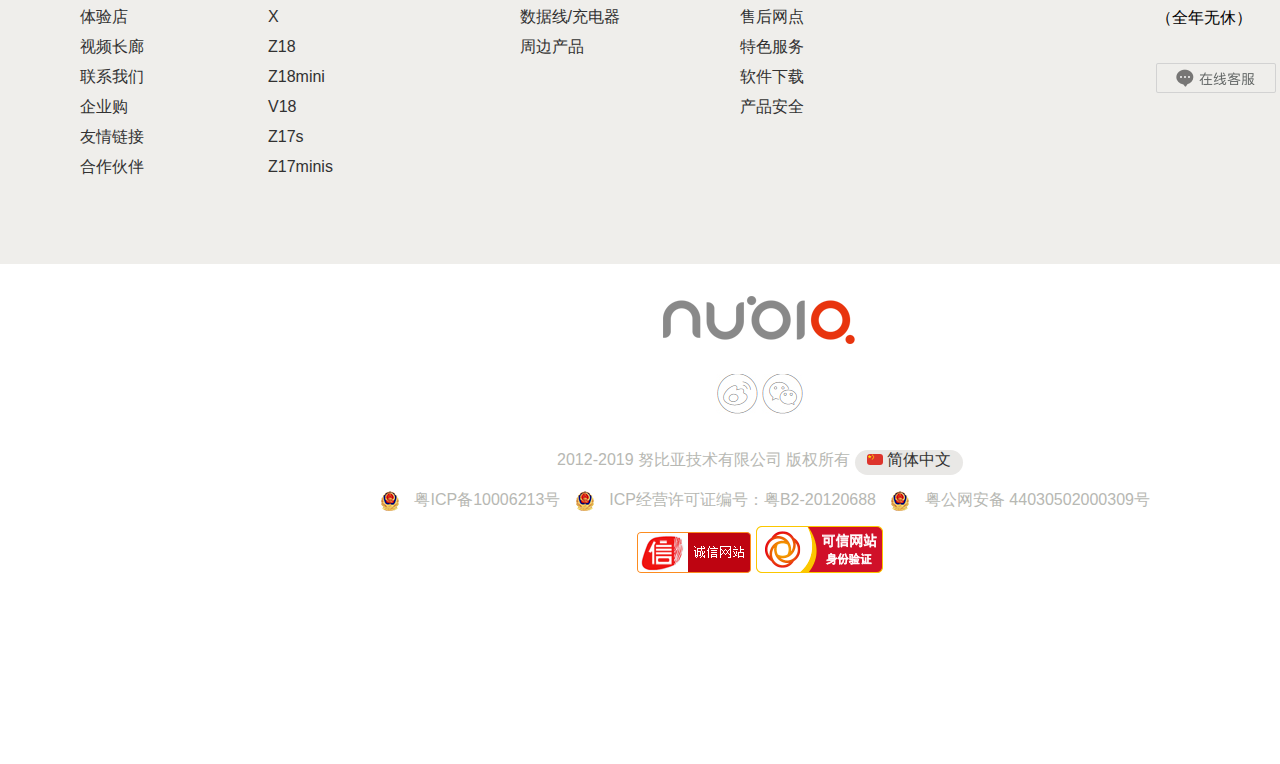
<file: home/html/shopping.html>
<!DOCTYPE html>
<html lang="en">

<head>
    <meta charset="UTF-8">
    <meta name="viewport" content="width=device-width, initial-scale=1.0">
    <meta http-equiv="X-UA-Compatible" content="ie=edge">
    <title>Document</title>
    <link rel="stylesheet" type="text/css" href="../css/reset.css">
    <link rel="stylesheet" type="text/css" href="../css/comcon.css">
    <link rel="stylesheet" type="text/css" href="../css/iconfont1.css">
    <link rel="stylesheet" type="text/css" href="../css/shopping.css">
</head>

<body>
    <!-- 导航条 -->
    <div id="header">
        <div class="head container">
            <div class="logo">
                <h1>
                    <a href="../../home/html/index.html">
                        努比亚
                    </a>
                </h1>
            </div>
            <div class="shoppingcart">
                <a href="#">
                    <span>购物车</span>
                    <span class="iconfont icon-gouwucheman"></span>
                </a>
            </div>
            <div class="nav">
                <ul class="topnav">
                    <li>
                        <a href="commodity.html">
                            商城
                        </a>
                    </li>
                    <li>
                        <a href="#">
                            手机
                        </a>
                        <!-- 下滑条 -->
                        <div id="slide">
                            <div class="sli container">
                                <div class="bao">
                                    <ul class="iplist">
                                        <li>
                                            <a href="#">
                                            
                                                <img src="../images/5bfe86f00790968.png">
                                                <p>努比亚红魔</p>
                                            </a>
                                            
                                        </li>
                                        <li>
                                            <a href="#">
                                                <img src="../images/154745218913.png">
                                                <p>努比亚红魔</p>
                                            </a>
                                        </li>
                                        <li>
                                            <a href="#">
                                                <img src="../images/153690693477.png">
                                                <p>努比亚红魔</p>
                                            </a>
                                        </li>
                                        <li>
                                            <a href="#">
                                                <img src="../images/153629848589.png">
                                                <p>努比亚红魔</p>
                                            </a>
                                        </li>
                                        <li>
                                            <a href="#">
                                                <img src="../images/150779043916.png">
                                                <p>努比亚红魔</p>
                                            </a>
                                        </li>
                                        <li>
                                            <a href="#">
                                                <img src="../images/152152399040.png">
                                                <p>努比亚红魔</p>
                                            </a>
                                        </li>
                                        <li>
                                                <a href="#">
                                                    <img src="../images/5bfe86f00790968.png">
                                                    <p>努比亚红魔</p>
                                                </a>
                                        </li>
                                        <li>
                                            <a href="#">
                                                <img src="../images/154745218913.png">
                                                <p>努比亚红魔</p>
                                            </a>
                                        </li>
                                        <li>
                                                <a href="#">
                                                    <img src="../images/153690693477.png">
                                                    <p>努比亚红魔</p>
                                                </a>
                                        </li>
                                    </ul>

                                </div>

                            </div>
                            <button class="lef"></button>
                            <button class="rig"></button>
                        </div>
                    </li>
                    <li>
                        <a href="#">
                            红魔手机
                        </a>
                        <!-- 下滑条 -->
                        <div id="slides">
                            <div class="slis container">
                                <div class="baos">
                                    <ul class="iplists">
                                            <li>
                                                <a href="#">
                                            
                                                    <img src="../images/5bfe86f00790968.png">
                                                    <p>努比亚红魔</p>
                                                </a>
                                            
                                            </li>
                                            <li>
                                                <a href="#">
                                                    <img src="../images/154745218913.png">
                                                    <p>X</p>
                                                </a>
                                            </li>
                                            <li>
                                                <a href="#">
                                                    <img src="../images/153690693477.png">
                                                    <p>努比亚红魔</p>
                                                </a>
                                            </li>
                                            <li>
                                                <a href="#">
                                                    <img src="../images/153629848589.png">
                                                    <p>努比亚红魔</p>
                                                </a>
                                            </li>
                                            <li>
                                                <a href="#">
                                                    <img src="../images/150779043916.png">
                                                    <p>努比亚红魔</p>
                                                </a>
                                            </li>
                                            <li>
                                                <a href="#">
                                                    <img src="../images/152152399040.png">
                                                    <p>努比亚红魔</p>
                                                </a>
                                            </li>
                                            <li>
                                                <a href="#">
                                                    <img src="../images/5bfe86f00790968.png">
                                                    <p>努比亚红魔</p>
                                                </a>
                                            </li>
                                            <li>
                                                <a href="#">
                                                    <img src="../images/154745218913.png">
                                                    <p>努比亚红魔</p>
                                                </a>
                                            </li>
                                            <li>
                                                <a href="#">
                                                    <img src="../images/153690693477.png">
                                                    <p>努比亚红魔</p>
                                                </a>
                                            </li>
                                    </ul>

                                </div>

                            </div>
                            <button class="lefs"></button>
                            <button class="rigs"></button>
                        </div>
                    </li>
                    <li>
                        <a href="#">
                            配件
                        </a>
                    </li>
                    <li>
                        <a href="#">
                            摄影
                        </a>
                    </li>
                    <li>
                        <a href="#">
                            服务
                        </a>
                    </li>
                    <li>
                        <a href="#">
                            体验店
                        </a>
                    </li>
                    <li>
                        <a href="#">
                            社区
                        </a>
                    </li>
                    <li>
                        <a href="#">
                            nubia UI
                        </a>
                    </li>
                    <li>
                        <a href="../../login/html/login.html">
                            <i class="iconfont icon-wode"></i>
                        </a>
                    </li>

                </ul>
            </div>
        </div>
    </div>
    <!-- 机型栏 -->
    <div id="Type">
        <div class="ty container">
            <ul>
                <li>
                    <a href="#">红魔Mars</a>
                </li>
                <li>
                    <a href="#"> X</a>
                </li>
                <li>
                    <a href="#">红魔</a>
                </li>
                <li>
                    <a href="#"> miniV18</a>
                </li>
                <li>
                    <a href="#">Z17S</a>
                </li>
                <li>
                    <a href="#">Z17miniS</a>
                </li>
                <li>
                    <a href="#">Z17S</a>
                </li>
                <li>
                    <a href="#">Z17miniS</a>
                </li>
            </ul>
        </div>
    </div>
    <!-- 手机展示详情页 -->
    <div id="SVIP">
        <div class="sv container">
            <div class="show">
                <div class="iponeshow">
                    <img src="../images/x/pic1.png" id="bigImg">
                </div>
                <div class="simages">
                    <ul class="lar">
                        <li class="active">
                            <img id="ims" src="../images/x/pic1.png">
                        </li>
                        <li>
                            <img id="ims2" src="../images/x/pic2.png">
                        </li>
                        <li>
                            <img id="ims3" src="../images/x/pic3.png">
                        </li>
                        <li>
                            <img id="ims4" src="../images/x/pic4.png">
                        </li>
                    </ul>
                </div>
                <div class="share">
                    <div class="box-1">
                        <i class="iconfont icon-huafeiqiazhuanrang "></i>
                        <span>分享</span>
                        <div class="imgs">
                        </div>
                        <div class="box-txt">
                            <a href="#">新浪微博</a>
                            <a href="#">QQ空间</a>
                            <a href="#">QQ好友</a>
                            <a href="#">微信好友</a>
                        </div>
                    </div>
                    <div class="box-2">
                        <a class="a2" href="#">
                            <i class="iconfont icon-biaoxingfill"></i>
                            收藏
                        </a>
                    </div>
    
    
    
    
                </div>
                
            </div>
            <div class="page">
                <div class="box-hong">
                    <span>购买红魔Mars</span>
                    <span>￥3199.00</span>
                    <a href="#">查看详情</a>
                </div>
                <div class="box-riqi">
                    <span>【2月1日~2月17日】红魔Mars全系列可享六期免息</span>
                </div>
                <div class="box-dizhi">
                    <p>
                        <img src="../images/x/5ae00f8b59e2087.png">
                        <span>广东省 深圳市 宝安区</span>
                        <span>修改</span>
                    </p>
                    <p>现货</p>
                </div>
                <div class="box-color">
                    <p>1、选择颜色</p>
                    <ul class="lists">
                        <li>曜石黑</li>
                        <li>迷彩色</li>
                        <li>烈焰红</li>
                        <li>RNG六周年纪念版</li>
                    </ul>
                </div>
                <div class="box-banben">
                    <p>2、选择版本</p>
                    <p>
                        <span>8GB+128GB</span>
                        <span>6GB+64GB</span>
                    </p>
                    
                </div>
                <div class="box-taocan">
                    <p>3、选择优惠配件套餐</p>
                    <p>
                        <span>仅手机</span>
                    </p>
                    
                </div>
                <div class="box-fuwu">
                    <p>4、选择保障服务(可选) <a href="#">了解"nubia保障服务"</a></p>
                    <span>红魔Mars（6+64G）屏碎宝（1年内保修1次） ￥149.00</span>
                    <span>屏碎宝（半年内保修1次） ￥99.00</span>
                </div>
                <div class="box-huabei">
                    <h2>5、支持花呗分期：</h2>
                    <p>
                        <span>￥954.12*3</span>
                        <span>(含￥64.35手续费)</span>
                    </p>
                    <p>
                        <span>￥487.32*6</span>
                        <span>(含￥125.91手续费)</span>
                    </p>
                    <p>
                        <span>￥250.65*12</span>
                        <span>(含￥209.85手续费)</span>
                    </p>

                </div>
                <div class="box-shang">
                    <p>您选择的商品：</p>
                    <p>红魔Mars 曜石黑 6GB+64GB 屏碎宝（半年内保修1次）</p>
                </div>
                <div class="box-mia">
                    <a href="#">
                        立即购买
                    </a>
                </div>
                <div class="box-zongji">
                    <p>总计：<span>￥2798.00</span></p>
                </div>
            </div>
        </div>
    </div>
    <!-- 详情与参数 -->
    <div id="dises">
        <div class="dis container">
            <ul class="list">
                <li >商品详情</li>
                <li>规格参数</li>
            </ul>
            <div class="shangping">
                <div>
                    <img src="../images/x/5c3c32726b15136.jpg">
                </div>
                <div>
                        <img src="../images/x/5bfe5ec52463412.jpg">
                </div>
                <div>
                        <img src="../images/x/5bfe5ec54b1d970.jpg">
                </div>
                <div>
                        <img src="../images/x/5bfe5ec0be43723.jpg">
                </div>
                <div>
                        <img src="../images/x/5bfe5ec0dc0c922.jpg">
                </div>
                <div>
                        <img src="../images/x/5bfe5ec4c3f7037.jpg">
                </div>
                <div>
                        <img src="../images/x/5bfe5ec4e856177.jpg">
                </div>
                <div>
                        <img src="../images/x/5bfe5ec5a3d6788.jpg">
                </div>
                <div>
                        <img src="../images/x/5bfe5ec5b319267.jpg">
                </div>
                <div>
                        <img src="../images/x/5bfe5ec5bfa8215.jpg">
                </div>
                <div>
                        <img src="../images/x/5bfe5ec5eb24637.jpg">
                </div>
                <div>
                        <img src="../images/x/5bfe5ec52a7bf3.jpg">
                </div>
                <div>
                        <img src="../images/x/5bfe5ec52f2cf51.jpg">
                </div>
                <div>
                        <img src="../images/x/5bfe5ec56edfd37.jpg">
                </div>
                <div>
                        <img src="../images/x/5bfe5ec0895a869.jpg">
                </div>
                <div>
                        <img src="../images/x/5bfe5ec05629e55.jpg">
                </div>
                <div>
                        <img src="../images/x/5bfe5ec66030d48.jpg">
                </div>
            </div>
            <div class="canshu">
                <div>
                    <img src="../images/x/5c10c0ba9b20b58.jpg" >
                </div>
                <div>
                        <img src="../images/x/5bda6b6e1d10531.jpg" >
                </div>
                <div>
                        <img src="../images/x/5bda6b6e2e52d73.jpg" >
                </div>
                <div>
                        <img src="../images/x/5bda6b6e3d4e943.jpg" >
                </div>
                <div>
                        <img src="../images/x/5bda6b6e5a39c44.jpg" >
                </div>
                <div>
                        <img src="../images/x/5bda6b6e5f13c60.jpg" >
                </div>
                <div>
                        <img src="../images/x/5bda6b6e414cc7.jpg" >
                </div>
                <div>
                        <img src="../images/x/5bda6b6e638fb13.jpg" >
                </div>
                <div>
                        <img src="../images/x/5bda6b6e2061788.jpg" >
                </div>
                <div>
                        <img src="../images/x/5bda6b6e7625775.jpg" >
                </div>
            </div>
        </div>
    </div>
    <!-- 尾部导航 -->
    <div id="subnav">
        <div class="sub container">
            <ul class="About">
                <li>
                    <a href="#">
                        <h2>
                            关于我们
                        </h2>
                    </a>
                </li>
                <li>
                    <a href="#">
                        关于Nubia
                    </a>
                </li>
                <li>
                    <a href="#">
                        新闻中心
                    </a>
                </li>
                <li>
                    <a href="#">
                        体验店
                    </a>
                </li>
                <li>
                    <a href="#">
                        视频长廊
                    </a>
                </li>
                <li>
                    <a href="#">
                        联系我们
                    </a>
                </li>
                <li>
                    <a href="#">
                        企业购
                    </a>
                </li>
                <li>
                    <a href="#">
                        友情链接
                    </a>
                </li>
                <li>
                    <a href="#">
                        合作伙伴
                    </a>
                </li>
            </ul>
            <ul class="iPhone">
                <li>
                    <a href="#">
                        <h2>
                            手机
                        </h2>
                    </a>
                </li>
                <li>
                    <a href="#">
                        红魔Mars电竞手机
                    </a>
                </li>
                <li>
                    <a href="#">
                        红魔电竞手机
                    </a>
                </li>
                <li>
                    <a href="#">
                        X
                    </a>
                </li>
                <li>
                    <a href="#">
                        Z18
                    </a>
                </li>
                <li>
                    <a href="#">
                        Z18mini
                    </a>
                </li>
                <li>
                    <a href="#">
                        V18
                    </a>
                </li>
                <li>
                    <a href="#">
                        Z17s
                    </a>
                </li>
                <li>
                    <a href="#">
                        Z17minis
                    </a>
                </li>
            </ul>
            <ul class="peijian">
                <li>
                    <a href="#">
                        <h2>
                            配件
                        </h2>
                    </a>
                </li>
                <li>
                    <a href="#">
                        保护套
                    </a>
                </li>
                <li>
                    <a href="#">
                        耳机
                    </a>
                </li>
                <li>
                    <a href="#">
                        数据线/充电器
                    </a>
                </li>
                <li>
                    <a href="#">
                        周边产品
                    </a>
                </li>
            </ul>
            <ul class="fuwu">
                <li>
                    <a href="#">
                        <h2>
                            服务中心
                        </h2>
                    </a>
                </li>
                <li>
                    <a href="#">
                        个人中心
                    </a>
                </li>
                <li>
                    <a href="#">
                        售后服务
                    </a>
                </li>
                <li>
                    <a href="#">
                        售后网点
                    </a>
                </li>
                <li>
                    <a href="#">
                        特色服务
                    </a>
                </li>
                <li>
                    <a href="#">
                        软件下载
                    </a>
                </li>
                <li>
                    <a href="#">
                        产品安全
                    </a>
                </li>

            </ul>
            <ul class="guanzhu">
                <li>
                    <a href="#">
                        <h2>
                            关注我们
                        </h2>
                    </a>
                </li>
                <li>
                    <a href="#">
                        官方社区
                    </a>
                </li>
                <li>
                    <a href="#">
                        新浪微博
                    </a>
                </li>

            </ul>
            <ul class="quanguo">
                <li>
                    <h2>
                        全国服务热线
                    </h2>
                </li>
                <li>
                    <i class="iconfont icon-shoujitongxunlu xtp"></i>
                    <span>400-700-6600</span>
                </li>
                <li>
                    <span>
                        周一到周日 8：30-20：30
                    </span>
                </li>
                <li>
                    （全年无休）
                </li>
                <li>
                    <i class="dtp"></i>
                </li>
            </ul>
        </div>
    </div>
    <!-- 尾部 -->
    <div id="footer">
        <div class="fot container">
            <h3>
                <a href="#"></a>
            </h3>
            <p>
                <a href="#">
                    <span class="spn1"></span>
                </a>
                <a href="#">
                    <span class="spn2"></span>
                </a>
            </p>
            <p>
                <span class="spn3">2012-2019 努比亚技术有限公司 版权所有</span>
                <a href="#">
                    <span class="spn4">
                        <i class="qi"></i>
                        <span>简体中文</span>
                    </span>
                </a>
            </p>
            <p>

                <span>
                    <a href="#">
                        <i class="hui"></i>
                        <span>粤ICP备10006213号</span>
                    </a>
                    <a href="#">
                        <i class="hui"></i>
                        <span>ICP经营许可证编号：粤B2-20120688</span>
                    </a>
                    <a href="#">
                        <i class="hui"></i>
                        <span>粤公网安备 44030502000309号</span>
                    </a>
                </span>
            </p>
            <p>
                <span class="spn5"></span>
                <span class="spn6"></span>
            </p>
        </div>
    </div>
    <!-- 回到顶部 -->
    <div id="gotop">
        <div class="top">
            <ul class="toplist">
                <li>
                    <a href="">
                        <i class="iconfont icon-kefu"></i>
                    </a>

                </li>
                <li class="list2">
                    <i id="dai" class="iconfont icon-gouwudai"></i>
                    <div class="code"></div>
                </li>
                <li class="up">
                    <i class="iconfont icon-tubiao02"></i>
                </li>
            </ul>
        </div>
    </div>
</body>

</html>
<script src="../js/jquery-3.3.1.js"></script>
<script src="../js/shopping.js"></script>
</file>
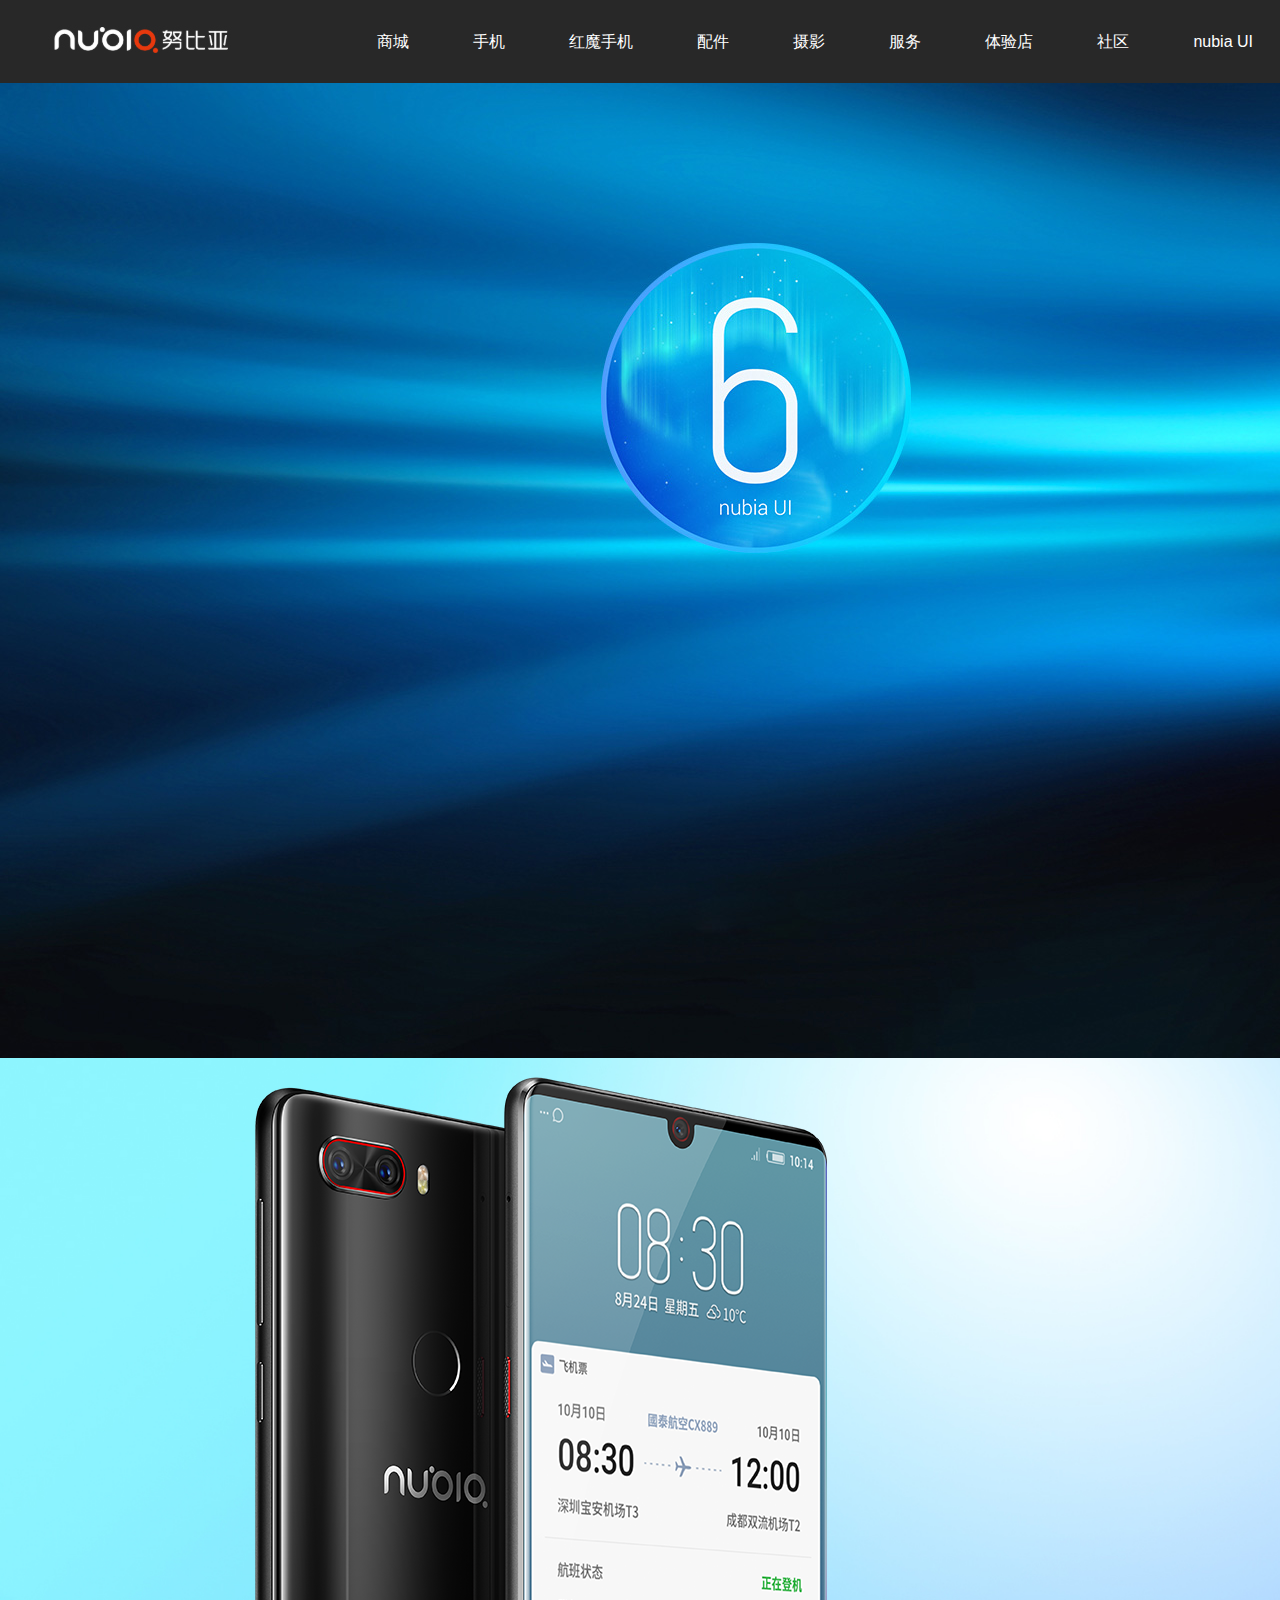
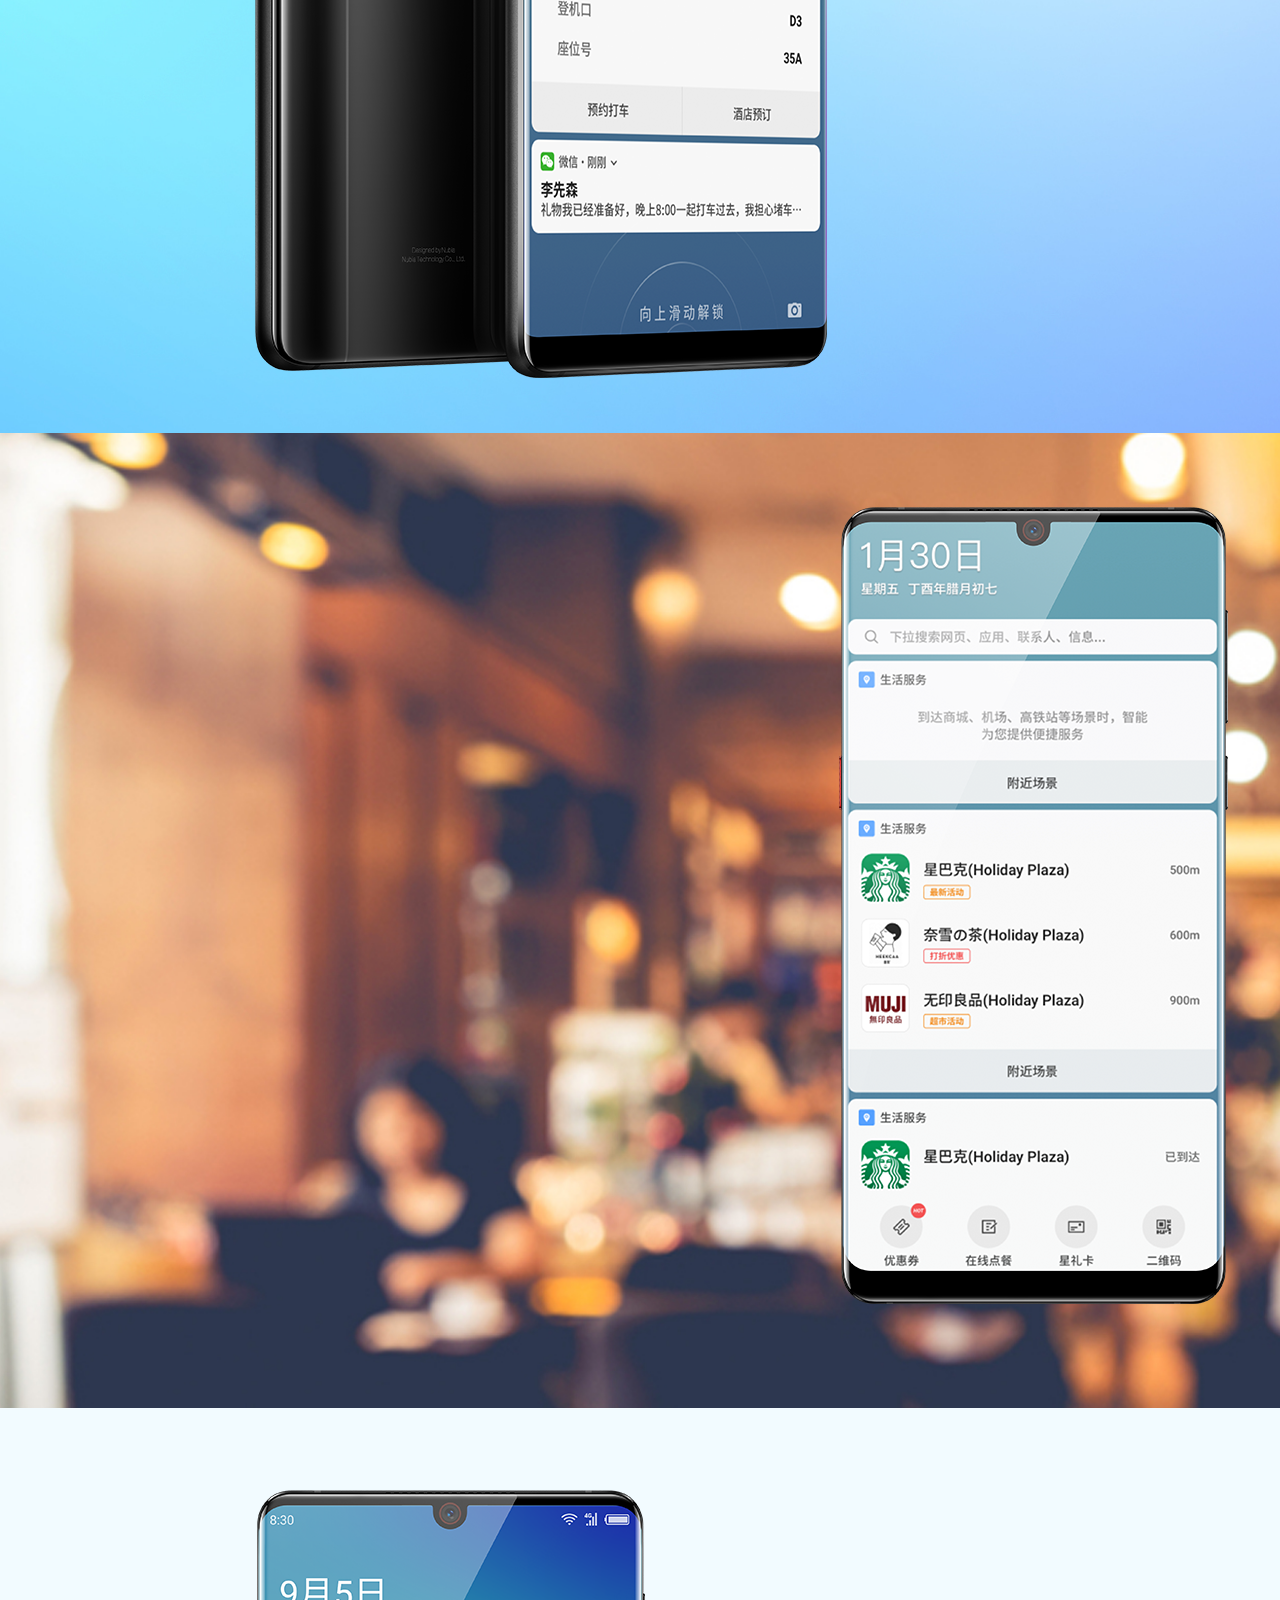
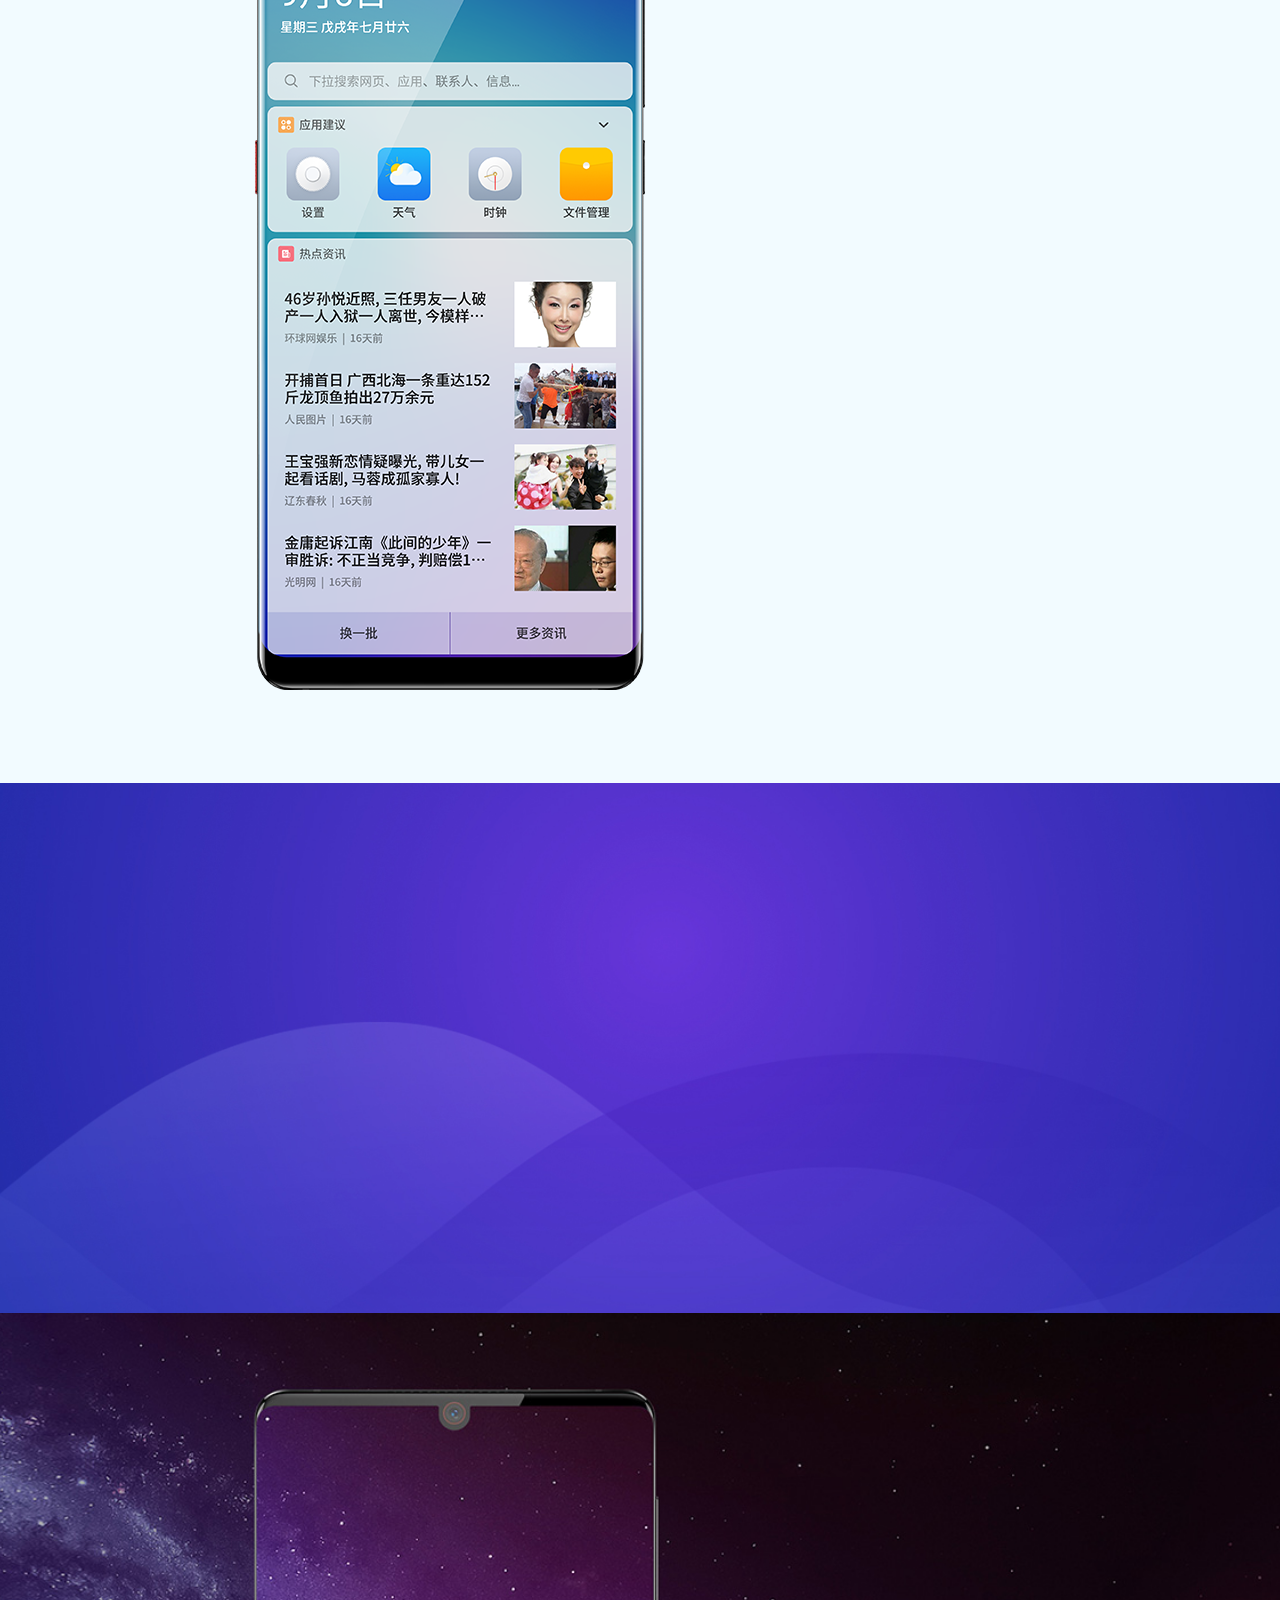
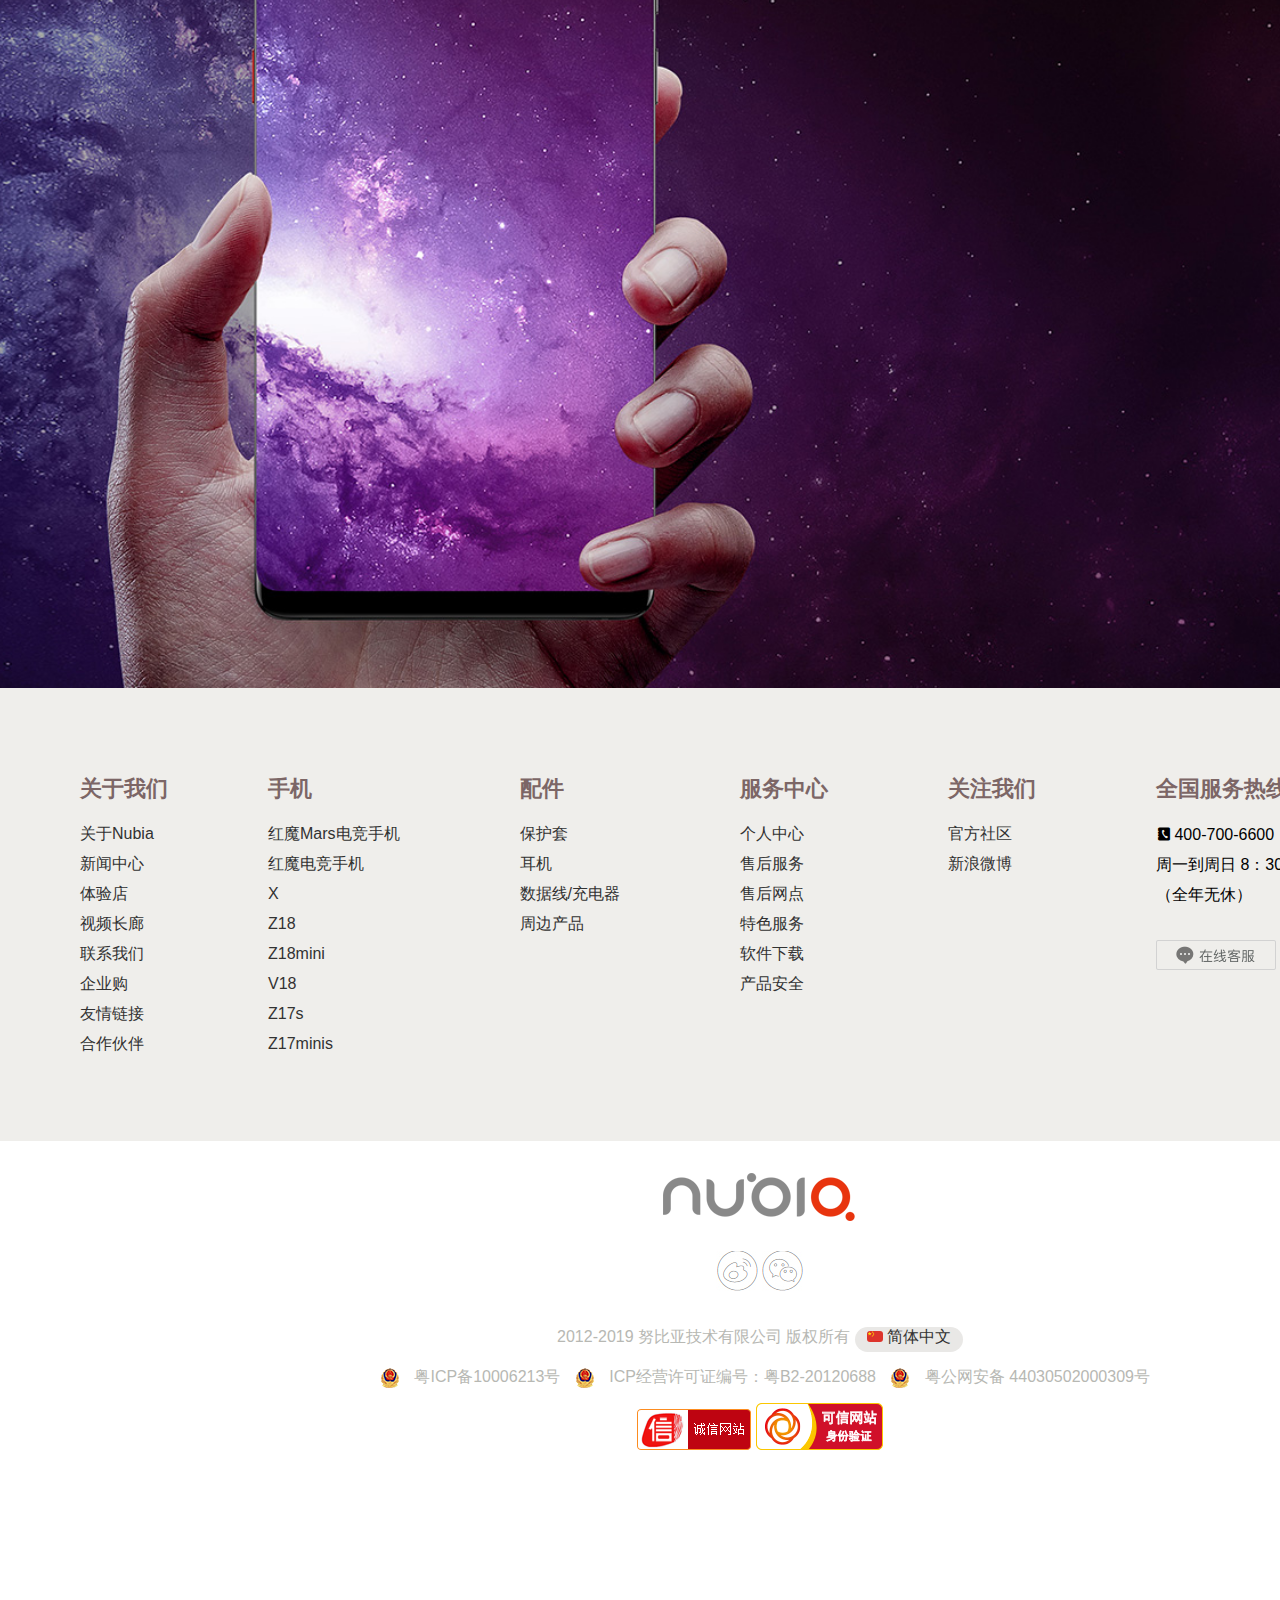
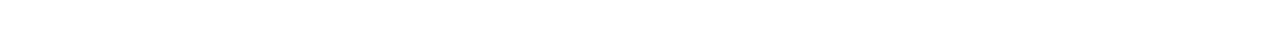
<file: home/html/UI6.html>
<!DOCTYPE html>
<html lang="en">

<head>
    <meta charset="UTF-8">
    <meta name="viewport" content="width=device-width, initial-scale=1.0">
    <meta http-equiv="X-UA-Compatible" content="ie=edge">
    <title>Document</title>
    <link rel="stylesheet" type="text/css" href="../css/reset.css">
    <link rel="stylesheet" type="text/css" href="../css/comcon.css">
    <link rel="stylesheet" type="text/css" href="../css/iconfont1.css">
    <link rel="stylesheet" type="text/css" href="../css/ui6.css">
</head>

<body>
    <!-- 导航条 -->
    <div id="header">
        <div class="head container">
            <div class="logo">
                <h1>
                    <a href="../../home/html/index.html">
                        努比亚
                    </a>
                </h1>
            </div>
            <div class="shoppingcart">
                <a href="#">
                    <span>购物车</span>
                    <span class="iconfont icon-gouwucheman"></span>
                </a>
            </div>
            <div class="nav">
                <ul class="topnav">
                    <li>
                        <a href="#">
                            商城
                        </a>
                    </li>
                    <li>
                        <a href="#">
                            手机
                        </a>
                        <!-- 下滑条 -->
                        <div id="slide">
                            <div class="sli container">
                                <div class="bao">
                                    <ul class="iplist">
                                        <li>
                                            <a href="#">
                                            
                                                <img src="../images/5bfe86f00790968.png">
                                                <p>努比亚红魔</p>
                                            </a>
                                            
                                        </li>
                                        <li>
                                            <a href="#">
                                                <img src="../images/154745218913.png">
                                                <p>努比亚红魔</p>
                                            </a>
                                        </li>
                                        <li>
                                            <a href="#">
                                                <img src="../images/153690693477.png">
                                                <p>努比亚红魔</p>
                                            </a>
                                        </li>
                                        <li>
                                            <a href="#">
                                                <img src="../images/153629848589.png">
                                                <p>努比亚红魔</p>
                                            </a>
                                        </li>
                                        <li>
                                            <a href="#">
                                                <img src="../images/150779043916.png">
                                                <p>努比亚红魔</p>
                                            </a>
                                        </li>
                                        <li>
                                            <a href="#">
                                                <img src="../images/152152399040.png">
                                                <p>努比亚红魔</p>
                                            </a>
                                        </li>
                                        <li>
                                                <a href="#">
                                                    <img src="../images/5bfe86f00790968.png">
                                                    <p>努比亚红魔</p>
                                                </a>
                                        </li>
                                        <li>
                                            <a href="#">
                                                <img src="../images/154745218913.png">
                                                <p>努比亚红魔</p>
                                            </a>
                                        </li>
                                        <li>
                                                <a href="#">
                                                    <img src="../images/153690693477.png">
                                                    <p>努比亚红魔</p>
                                                </a>
                                        </li>
                                    </ul>

                                </div>

                            </div>
                            <button class="lef"></button>
                            <button class="rig"></button>
                        </div>
                    </li>
                    <li>
                        <a href="#">
                            红魔手机
                        </a>
                        <!-- 下滑条 -->
                        <div id="slides">
                            <div class="slis container">
                                <div class="baos">
                                    <ul class="iplists">
                                            <li>
                                                <a href="#">
                                            
                                                    <img src="../images/5bfe86f00790968.png">
                                                    <p>努比亚红魔</p>
                                                </a>
                                            
                                            </li>
                                            <li>
                                                <a href="#">
                                                    <img src="../images/154745218913.png">
                                                    <p>X</p>
                                                </a>
                                            </li>
                                            <li>
                                                <a href="#">
                                                    <img src="../images/153690693477.png">
                                                    <p>努比亚红魔</p>
                                                </a>
                                            </li>
                                            <li>
                                                <a href="#">
                                                    <img src="../images/153629848589.png">
                                                    <p>努比亚红魔</p>
                                                </a>
                                            </li>
                                            <li>
                                                <a href="#">
                                                    <img src="../images/150779043916.png">
                                                    <p>努比亚红魔</p>
                                                </a>
                                            </li>
                                            <li>
                                                <a href="#">
                                                    <img src="../images/152152399040.png">
                                                    <p>努比亚红魔</p>
                                                </a>
                                            </li>
                                            <li>
                                                <a href="#">
                                                    <img src="../images/5bfe86f00790968.png">
                                                    <p>努比亚红魔</p>
                                                </a>
                                            </li>
                                            <li>
                                                <a href="#">
                                                    <img src="../images/154745218913.png">
                                                    <p>努比亚红魔</p>
                                                </a>
                                            </li>
                                            <li>
                                                <a href="#">
                                                    <img src="../images/153690693477.png">
                                                    <p>努比亚红魔</p>
                                                </a>
                                            </li>
                                    </ul>

                                </div>

                            </div>
                            <button class="lefs"></button>
                            <button class="rigs"></button>
                        </div>
                    </li>
                    <li>
                        <a href="#">
                            配件
                        </a>
                    </li>
                    <li>
                        <a href="#">
                            摄影
                        </a>
                    </li>
                    <li>
                        <a href="#">
                            服务
                        </a>
                    </li>
                    <li>
                        <a href="#">
                            体验店
                        </a>
                    </li>
                    <li>
                        <a href="#">
                            社区
                        </a>
                    </li>
                    <li>
                        <a href="#">
                            nubia UI
                        </a>
                    </li>
                    <li>
                        <a href="#">
                            <i class="iconfont icon-wode"></i>
                        </a>
                    </li>

                </ul>
            </div>
        </div>
    </div>
    <!-- banner -->
    <div id="banner">
        <div class="ban container">
            <div class="txt2">
                <p>
                    nubia UI 6.0+ET进化张量技术
                </p>
                <h2>
                    智慧生态，想你所想
                </h2>
                <p>
                    全新的 nubia UI 6.0，在Evolution Tensor进化张量技术加持下，是集AI智慧生态与轻量美学的又一次大成之作。无论是在哪里，
                </p>
                <p>
                        AI伴你左右。让你更快，更智能的开启未来精彩世界。
                </p>
            </div>
        </div>
    </div>
    <div class="ban2 container">
        <div class="pic">
            <img src="../images/nubia_UI_6.0/5b8ceee2c519826.png">
        </div>
        <div class="txt">
            <h2>AI智能提醒</h2>
            <p>
全新的AI智能服务卡片就像一位贴心助理，智能呈现最近的
机票、高铁票等信息。更懂你的是他还能提供酒店预订、
在线值机、到站提醒、预约打车等相关服务。智慧生活，
先人一步。
            </p>
        </div>
    </div>
    <div class="ban3 container">
        <div class="pic2">
            <img src="../images/nubia_UI_6.0/5b8ceee2eed4554.png">
        </div>
        <div class="txt3">
            <h2>AI智能提醒</h2>
            <p>
全新的AI智能服务卡片就像一位贴心助理，智能呈现最近的
机票、高铁票等信息。更懂你的是他还能提供酒店预订、
在线值机、到站提醒、预约打车等相关服务。智慧生活，
先人一步。
            </p>
        </div>
    </div>
    <div class="ban4 container">
        <div class="pic3">
            <img src="../images/nubia_UI_6.0/5b8ceee3084c925.png">
        </div>
        <div class="txt4">
            <h2>AI智能提醒</h2>
            <p>
全新的AI智能服务卡片就像一位贴心助理，智能呈现最近的
机票、高铁票等信息。更懂你的是他还能提供酒店预订、
在线值机、到站提醒、预约打车等相关服务。智慧生活，
先人一步。
            </p>
        </div>
    </div>
    <div class="ban5 container">
        <p class="p1">
                小牛语音2.0，一呼直达
        </p>
        <div class="pic4">
            <img src="../images/nubia_UI_6.0/5b8ceee1aa3d174.png">
            <img src="../images/nubia_UI_6.0/5b8ceee1c28a968.png">
            <img src="../images/nubia_UI_6.0/5b8ceee1c728b75.png">
            <img src="../images/nubia_UI_6.0/5b8ceee1e504f82.png">
        </div>
    </div>
    <div class="ban6 container">
            <div class="txt6">
                <h2>AI智能提醒</h2>
                <p>
全新的AI智能服务卡片就像一位贴心助理，智能呈现最近的
机票、高铁票等信息。更懂你的是他还能提供酒店预订、
在线值机、到站提醒、预约打车等相关服务。智慧生活，
先人一步。
                </p>
            </div>
        </div>
    <!-- 尾部导航 -->
    <div id="subnav">
        <div class="sub container">
            <ul class="About">
                <li>
                    <a href="#">
                        <h2>
                            关于我们
                        </h2>
                    </a>
                </li>
                <li>
                    <a href="#">
                        关于Nubia
                    </a>
                </li>
                <li>
                    <a href="#">
                        新闻中心
                    </a>
                </li>
                <li>
                    <a href="#">
                        体验店
                    </a>
                </li>
                <li>
                    <a href="#">
                        视频长廊
                    </a>
                </li>
                <li>
                    <a href="#">
                        联系我们
                    </a>
                </li>
                <li>
                    <a href="#">
                        企业购
                    </a>
                </li>
                <li>
                    <a href="#">
                        友情链接
                    </a>
                </li>
                <li>
                    <a href="#">
                        合作伙伴
                    </a>
                </li>
            </ul>
            <ul class="iPhone">
                <li>
                    <a href="#">
                        <h2>
                            手机
                        </h2>
                    </a>
                </li>
                <li>
                    <a href="#">
                        红魔Mars电竞手机
                    </a>
                </li>
                <li>
                    <a href="#">
                        红魔电竞手机
                    </a>
                </li>
                <li>
                    <a href="#">
                        X
                    </a>
                </li>
                <li>
                    <a href="#">
                        Z18
                    </a>
                </li>
                <li>
                    <a href="#">
                        Z18mini
                    </a>
                </li>
                <li>
                    <a href="#">
                        V18
                    </a>
                </li>
                <li>
                    <a href="#">
                        Z17s
                    </a>
                </li>
                <li>
                    <a href="#">
                        Z17minis
                    </a>
                </li>
            </ul>
            <ul class="peijian">
                <li>
                    <a href="#">
                        <h2>
                            配件
                        </h2>
                    </a>
                </li>
                <li>
                    <a href="#">
                        保护套
                    </a>
                </li>
                <li>
                    <a href="#">
                        耳机
                    </a>
                </li>
                <li>
                    <a href="#">
                        数据线/充电器
                    </a>
                </li>
                <li>
                    <a href="#">
                        周边产品
                    </a>
                </li>
            </ul>
            <ul class="fuwu">
                <li>
                    <a href="#">
                        <h2>
                            服务中心
                        </h2>
                    </a>
                </li>
                <li>
                    <a href="#">
                        个人中心
                    </a>
                </li>
                <li>
                    <a href="#">
                        售后服务
                    </a>
                </li>
                <li>
                    <a href="#">
                        售后网点
                    </a>
                </li>
                <li>
                    <a href="#">
                        特色服务
                    </a>
                </li>
                <li>
                    <a href="#">
                        软件下载
                    </a>
                </li>
                <li>
                    <a href="#">
                        产品安全
                    </a>
                </li>

            </ul>
            <ul class="guanzhu">
                <li>
                    <a href="#">
                        <h2>
                            关注我们
                        </h2>
                    </a>
                </li>
                <li>
                    <a href="#">
                        官方社区
                    </a>
                </li>
                <li>
                    <a href="#">
                        新浪微博
                    </a>
                </li>

            </ul>
            <ul class="quanguo">
                <li>
                    <h2>
                        全国服务热线
                    </h2>
                </li>
                <li>
                    <i class="iconfont icon-shoujitongxunlu xtp"></i>
                    <span>400-700-6600</span>
                </li>
                <li>
                    <span>
                        周一到周日 8：30-20：30
                    </span>
                </li>
                <li>
                    （全年无休）
                </li>
                <li>
                    <i class="dtp"></i>
                </li>
            </ul>
        </div>
    </div>

    <!-- 尾部 -->
    <div id="footer">
        <div class="fot container">
            <h3>
                <a href="#"></a>
            </h3>
            <p>
                <a href="#">
                    <span class="spn1"></span>
                </a>
                <a href="#">
                    <span class="spn2"></span>
                </a>
            </p>
            <p>
                <span class="spn3">2012-2019 努比亚技术有限公司 版权所有</span>
                <a href="#">
                    <span class="spn4">
                        <i class="qi"></i>
                        <span>简体中文</span>
                    </span>
                </a>
            </p>
            <p>

                <span>
                    <a href="#">
                        <i class="hui"></i>
                        <span>粤ICP备10006213号</span>
                    </a>
                    <a href="#">
                        <i class="hui"></i>
                        <span>ICP经营许可证编号：粤B2-20120688</span>
                    </a>
                    <a href="#">
                        <i class="hui"></i>
                        <span>粤公网安备 44030502000309号</span>
                    </a>
                </span>
            </p>
            <p>
                <span class="spn5"></span>
                <span class="spn6"></span>
            </p>
        </div>
    </div>
    <!-- 回到顶部 -->
    <div id="gotop">
        <div class="top">
            <ul class="toplist">
                <li>
                    <a href="">
                        <i class="iconfont icon-kefu"></i>
                    </a>

                </li>
                <li class="list2">
                    <i id="dai" class="iconfont icon-gouwudai"></i>
                    <div class="code"></div>
                </li>
                <li class="up">
                    <i class="iconfont icon-tubiao02"></i>
                </li>
            </ul>
        </div>
    </div>
</body>
<script src="../js/jquery-3.3.1.js"></script>
<script src="../js/ui6.js"></script>

</html>
</file>
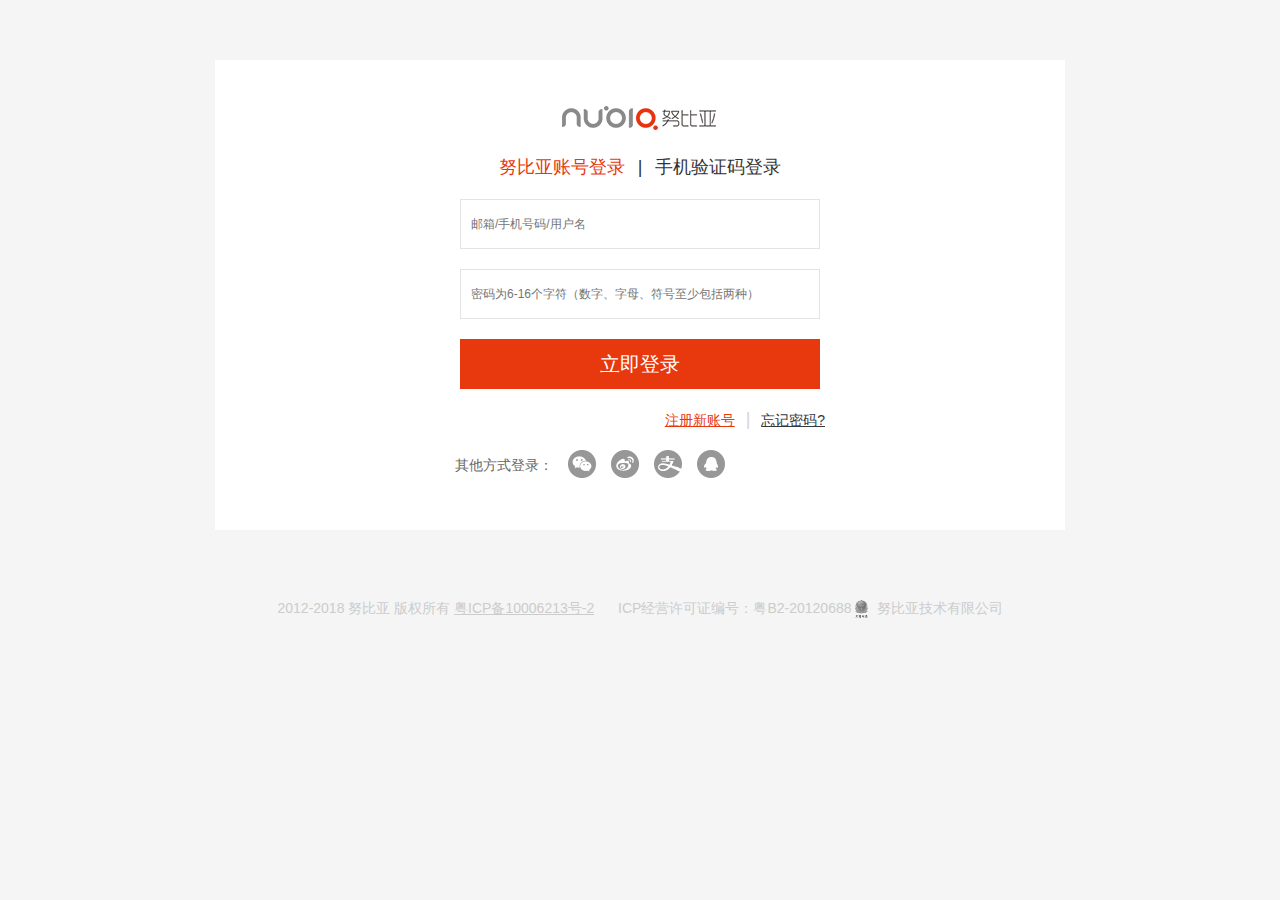
<file: login/html/login.html>
<!DOCTYPE html>
<html lang="en">

<head>
    <meta charset="UTF-8">
    <meta name="viewport" content="width=device-width, initial-scale=1.0">
    <meta http-equiv="X-UA-Compatible" content="ie=edge">
    <title>登录页面</title>
    <link rel="stylesheet" href="../css/common.css" type="text/css"/>
    <link rel="stylesheet" href="../css/login.css" type="text/css" />
</head>

<body>
    <section id="container">
        <section class="logo"></section>
        <form id="loginForm">
            <section class="navTab" id="tab_nav">
                <label for="tab-mobile" class="tab-btn cur" style="margin-right:8px" id="tab">
                    <input type="radio" name="myradio" id="tab-mobile" value="mobile" checked="checked">
                    努比亚账号登录
                </label>
                |	
                <label for="tab-email" class="tab-btn" style="margin-left:8px" id="email">
                    <input type="radio" name="myradio" id="tab-email" value="email">
                    手机验证码登录
                </label>
            </section>
            <section class="navCon" id="tab_con">
                <section class="reg-id" >
                    <dl>
                        <dd>
                            <section class="input-con">
                                <input type="text" id="username" name="username" placeholder="邮箱/手机号码/用户名" datatype="*"
                                    errormsg="手机号码格式错误" >
                                <span class="icon-id"></span>
                            </section>
                            <section class="checktip" id="user_name_tag">
                                <span class="Validform_checktip"></span>
                            </section>
                        </dd>
                    </dl>
                    <dl>
                        <dd>
                            <div class="input-con">
                                <input type="password" name="password" id="password" placeholder="密码为6-16个字符（数字、字母、符号至少包括两种）">
                            </div>
                            <div class="checktip" id="password_tag">
                                <span class="Validform_checktip"></span>
                            </div>
                        </dd>
                    </dl>
                </section>
                <div class="reg-phone" style="display:none;">
                    <dl>
                        <dd>
                            <div class="input-con">
                                <input type="text" id="moblie" placeholder="手机号码" 
                                datatype="m" errormsg="手机号码格式错误" ajaxurl="  ">
                                <span class="icon-id"></span>
                            </div>
                            <div class="checktip" id="moblie-tag" >
                                <span class="Validform_checktip"></span>
                            </div>
                        </dd>
                    </dl>
                    <dl>
                        <dd>
                            <div class="input-con">
                                <input type="text" id="mobile_captcha" name="captcha" 
                                placeholder="请输入验证码（不区分大小写）" datatype="*"
                                ajaxurl="  " errormsg="验证码错误" style="width:235px;">
                                <div class="capcha capcha-mobile">
                                    <a href="javascript:;">
                                        <img src="../images/draw.jpg" alt="">
                                    </a>
                                </div>
                            </div>
                            <div class="checktip">
                                <span class="Validform_checktip"></span>
                            </div>
                        </dd>
                    </dl>
                    <dl>
                        <dd>
                            <div class="input-con">
                                <input type="text" id="mobileValidateCode" name="mobileValidateCode" placeholder="请输入手机验证码" datatype="*">
                                <input type="button" value="获取验证码" class="btn-code" id="btn-code-mobile" >
                            </div>
                            <div class="checktip">
                                <span class="Validform_checktip"></span>
                            </div>
                        </dd>
                    </dl>
                    <div id="mobile-tips" style="color:red"></div>
                </div>
            </section>
            <section id="tips"></section>
            <input type="hidden" name="back_url" value=" ">
            <input type="button" style="margin-top:10px" id="login_btn_id" value="立即登录" class="btn-login">
            <section class="register-now">
                <a href="regsiter.html" style="color:#e8380d">注册新账号</a>
                <span style="font-size:18px; padding:0 7px; color:#d5d5d5;">|</span>
                <a style="color:#34383d" href="">忘记密码?</a>
            </section>
            <section class="third-login">
                    <span style="float:left;line-height:30px;">其他方式登录：</span>
                    <label class="login-rem" style="float:left">
                        <a href="" class="qq"></a>
                        <a href="" class="zf"></a>
                        <a href="" class="wb"></a>
                        <a href="" class="wx"></a>
                    </label>
                   
            </section>
        </form>
        
    </section>
    <div id="nb-footer">
            <div class="nubia-copyright">
                <p class="nb-footer-info"> 2012-2018 努比亚 版权所有 <a href="http://www.miibeian.gov.cn/">粤ICP备10006213号-2</a> ICP经营许可证编号：粤B2-20120688<a href="https://cert.ebs.gov.cn/D52B1891-CB9A-4FD0-8BC6-1D5650B567CE" target="_blank" style="margin-right: 5px;margin-left: 3px;"><img src="../images/govIcon.png" title="深圳市市场监督管理局企业主体身份公示" alt="深圳市市场监督管理局企业主体身份公示" border="0" style="border-width:0px;border:hidden; border:none;vertical-align: middle;height: 18px;"></a> 努比亚技术有限公司</p>
            </div>
        </div>
     <script src="../js/login.js"></script>
     <script>
     login.init();
     </script>
</body>

</html>
</file>
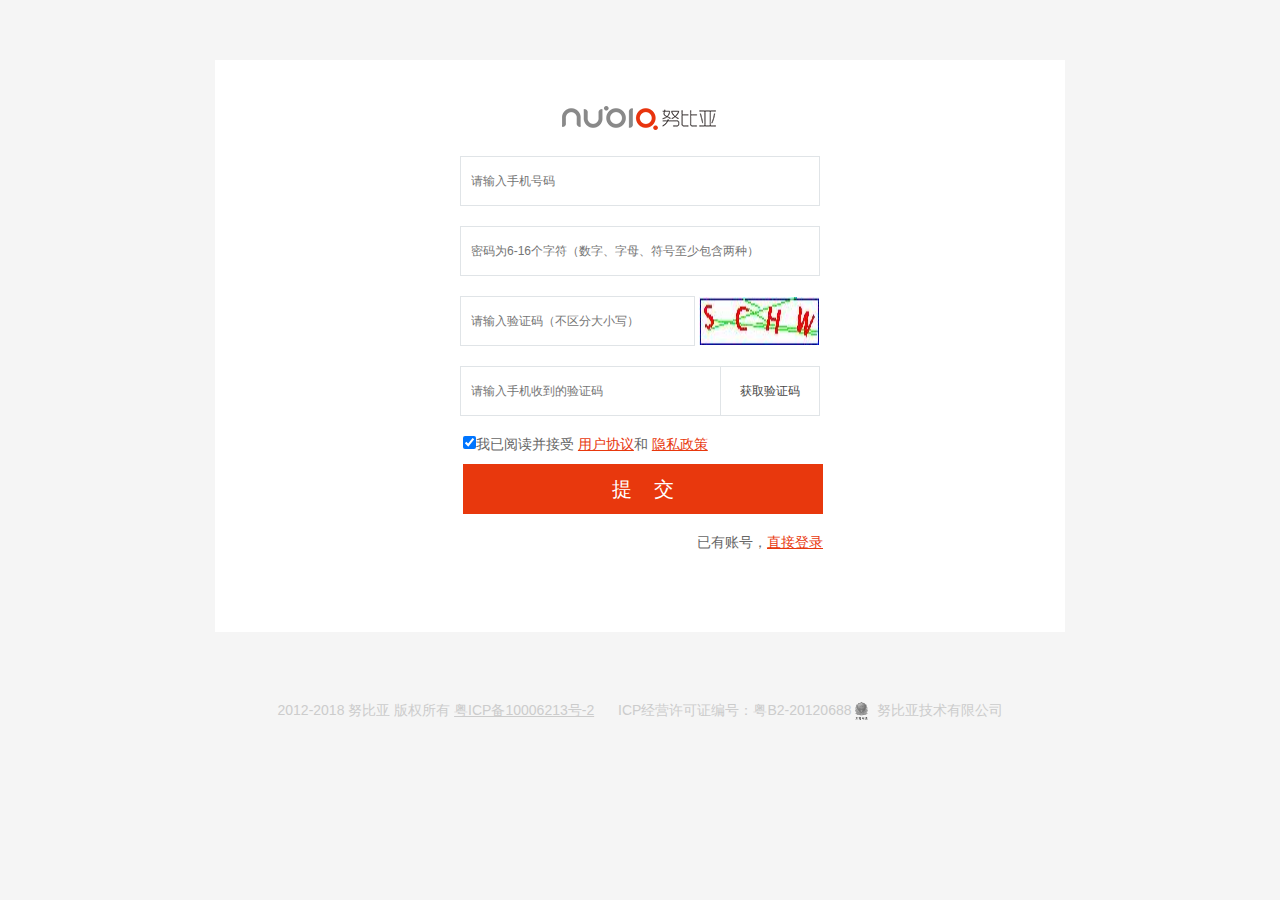
<file: login/html/regsiter.html>
<!DOCTYPE html>
<html lang="en">
<head>
    <meta charset="UTF-8">
    <meta name="viewport" content="width=device-width, initial-scale=1.0">
    <meta http-equiv="X-UA-Compatible" content="ie=edge">
    <title>注册</title>
    <link rel="stylesheet" href="../css/common.css" type="text/css"/>
    <link rel="stylesheet" href="../css/regsiter.css" type="text/css" />
</head>
<body>
    <section id="container">
        <section class="logo">
        </section>
        <form action=" " method="post" id="registerform">
            <input type="hidden" name="register_tag" value="">
            <div class="navTab" id="tab_nav">
                <label for="tab-mobile" class="tab-btn cur" style="margin-right:8px"><input type="radio" name="myradio" id="tab-mobile" value="mobile" checked="checked"></label>
            </div>
    
            <div class="navCon" id="tab_con">
                <div class="reg-phone">
                    <dl>
                        <dd>
                            <div class="input-con"><input type="text" id="mobile" name="mobile" placeholder="请输入手机号码" datatype="m" errormsg="手机号码格式错误"> </div>
                            <span class="icon-id"></span>
                            <!-- <div class="checktip"><span class="Validform_checktip"></span></div> -->
                        </dd>
                    </dl>
                    <dl>
                        <dd>
                            <div class="input-con">
                                <input type="password" id="passwordMobile" placeholder="密码为6-16个字符（数字、字母、符号至少包含两种）" datatype="s6-16" errormsg="密码为6-16个（数字、字母、符号至少包含</br>两种）">
                                <span class="icon-id"></span>
                                <input type="hidden" id="passwordMobile_md5" name="passwordMobile">
                            </div>
                            <div class="checktip"><span class="Validform_checktip"></span></div>
                        </dd>
                    </dl>
                    <dl>
                        <dd>
                            <div class="input-con">
                                <input type="text" id="mobile_captcha" name="mobile_captcha" placeholder="请输入验证码（不区分大小写）" ajaxurl="/verification/check2.action" errormsg="验证码有错误" style="width:235px;">
                                
                                <div class="capcha capcha-mobile">
                                    <a href="javascript:;"><img id="mobile_captchaImg" src="../images/draw.jpg" alt=""></a>
                                </div>
                              
                            </div>
                            <span class="check_tips succ_tips" id="mobile_captcha_succ_tag"></span>
                            <span class="check_tips error_tip" id="mobile_captcha_error_tag"></span>
                        </dd>
                    </dl>
                    <dl>
                        <dd>
                            <div class="input-con">
                                <input type="text" id="mobileValidateCode" name="mobileValidateCode" placeholder="请输入手机收到的验证码">
                                <input type="button" value="获取验证码" class="btn-code" id="btn-code-mobile">
                            </div>
                            <div class="checktip"><span class="Validform_checktip Validform_wrong"></span></div>
                        </dd>
                    </dl>
                </div>
                <div class="reg-mail" style="display:none;">
                    <dl>
                        <dd>
                            <div class="input-con">
                                <input type="text" id="email" name="email" placeholder="请输入常用邮箱地址" datatype="e" errormsg="邮箱地址格式错误" ajaxurl="/login/checkEmail2.action">
                            </div>
                            <div class="checktip"><span class="Validform_checktip"></span></div>
                        </dd>
                    </dl>
                    <dl>
                        <dd>
                            <div class="input-con">
                                <input type="password" id="passwordEmail" placeholder="密码为6-16个字符（数字、字母、符号至少包含两种）" datatype="s6-16" errormsg="密码为6-16个（数字、字母、符号至少包含</br>两种）">
                                <input type="hidden" id="passwordEmail_md5" name="passwordEmail">
                            </div>
                            <div class="checktip"><span class="Validform_checktip"></span></div>
                        </dd>
                    </dl>
                    <dl>
                        <dd>
                            <div class="input-con">
                                <input type="text" id="email_captcha" name="captcha" placeholder="请输入验证码（不区分大小写）" ajaxurl="/verification/check2.action" errormsg="验证码有错误" style="width:235px;">
                                <div class="capcha capcha-email">
                                    <a href="javascript:;"><img id="email_captchaImg" src="../images/govIcon.png" alt=""></a>
                                </div>
                            </div>
                            <span class="check_tips succ_tips" id="email_captcha_succ_tag"></span>
                            <span class="check_tips error_tip" id="email_captcha_error_tag"></span>
                        </dd>
                    </dl>
                    <dl>
                        <dd>
                            <div class="input-con">
                                <input type="text" id="emailValidateCode" name="emailValidateCode" placeholder="请输入邮箱收到的验证码">
                                <input type="button" value="获取验证码" class="btn-code" id="btn-code-email">
                            </div>
                            <div class="checktip"><span class="Validform_checktip Validform_wrong"></span></div>
                        </dd>
                    </dl>
                </div>
            </div>
            <div class="regfooterbar" style="width:360px;margin-left:8px;">
                <div class="safe">
                    <div id="theAgreement" style="text-align:left;margin-bottom:10px">
                        <input type="checkbox" checked="checked" value="1" title="需要同意《用户服务协议》" name="agreement" id="agreement">我已阅读并接受
                        <a href="" title="用户协议" target="_blank">用户协议</a>和
                        <a href="" title="隐私政策" target="_blank">隐私政策</a>
                    </div>
                    <div id="theAgreementAdvice" class="hint clear"></div>
                </div>
                <div class="buttons">
                    <input type="hidden" name="back_url" value="">
                    <input type="submit" class="btn" value="提    交" name="regButton" id="regButton">
                </div>
                <p style="text-align:right;">已有账号，<a href="login.html" style="color:#e8380d;">直接登录</a></p>
            </div>
        </form>
    </section>
    <div id="nb-footer">
            <div class="nubia-copyright">
                <p class="nb-footer-info"> 2012-2018 努比亚 版权所有 <a href="">粤ICP备10006213号-2</a> ICP经营许可证编号：粤B2-20120688<a href="../../login/images/govIcon.png" target="_blank" style="margin-right: 5px;margin-left: 3px;"><img src="../images/govIcon.png" title="深圳市市场监督管理局企业主体身份公示" alt="深圳市市场监督管理局企业主体身份公示" border="0" style="border-width:0px;border:hidden; border:none;vertical-align: middle;height: 18px;"></a> 努比亚技术有限公司</p>
            </div>
    </div>
    <script src="../js/regsiter.js"></script>
    <script>
        regsiter.init();
    </script>
</body>
</html>
</file>
<file: home/css/comcon.css>
/* 导航条 */
#header{
    height:83px;
    background: #282828;
}
.head{
    height: 83px;
    background:#282828;
    overflow: hidden;
}
.container{
    width: 1520px;
    margin: 0 auto;
}
/* logo */
.logo{
    float: left;
    width: 189px;
    height: 28px;
    background: url(../images/logn1_03.jpg) no-repeat center;
    margin: 25px 0 0 48px;
}
.logo h1 a{
    display: inline-block;
    width: 189px;
    height: 28px;
    text-indent: -9999px;
}
/* 购物车 */
.shoppingcart{
    text-align:center;
    float: right;
    width: 150px;
    height: 83px;
    background: #f25c4a;
}
.shoppingcart span:nth-child(1){
    display: inline-block;
    line-height: 83px;
    color: #fff;
    vertical-align: middle;
}
.shoppingcart span:nth-child(2){
    display: inline-block;
    width: 22px;
    height: 22px;
    vertical-align: middle;
    color: #fff;
}
/*导航条 */
.topnav{
    float: right;
}
.topnav li{
    float: left;
    overflow: visible;
}
.topnav li a i{
    display: inline-block;
    width: 21px;
    height: 24px;
}
.topnav li a{
    line-height: 83px;
    margin: 0 32px 0 32px;
    color: #fff;
}
.topnav li a:hover{
    color: #cccccc;
}
/* 尾部导航 */
#subnav{
    height: 453px;
    background: #efeeeb;
}
.sub{
    height: 453px;
    background: #efeeeb;
    overflow: hidden;
}
.sub h2{
    font-size: 22px;
    font-weight: 600;
    margin-bottom: 15px;
    color: #7c6666;
}
.sub li{
    line-height: 30px;
}
.About{
    float: left;
    margin: 86px 40px 0 80px;
}
.iPhone{
    float: left;
    margin: 86px 60px 0 60px;
}
.peijian{
    float: left;
    margin: 86px 60px 0 60px;
}
.fuwu{
    float: left;
    margin: 86px 60px 0 60px;
}
.guanzhu{
    float: left;
    margin: 86px 60px 0 60px;
}
.quanguo{
    float: left;
    margin: 86px 60px 0 60px;
}
.xtp{
    display:inline-block;
    width: 14px;
    height: 16px;
}
.dtp{
    display:inline-block;
    margin-top: 30px;
    width: 120px;
    height: 30px;
    background: url(../images/5b7f58ccc7c2843.png) no-repeat;
}

/* 尾部 */
#footer{
    height: 500px;
}
.fot{
    height: 500px;
    background: #fff;
}
.fot h3 a {
    display: block;
    width: 194px;
    height: 110px;
    background: url(../images/nubia-logo-x2.png)no-repeat;
    margin: 0 auto;
}
.fot p:nth-child(2){
    margin-bottom: 30px;
    text-align: center;
}
.fot p:nth-child(3){
    color: #b7b8b3;
    margin-bottom: 15px;
    text-align: center;
}
.fot p:nth-child(4){
    margin-bottom: 15px;
    text-align: center;
}
.fot p:nth-child(4) span a{
    color: #b7b8b3; 
}
.fot p:nth-child(5){
    text-align: center;
}
.spn1{
    display: inline-block;
    width: 42px;
    height: 42px;
    background: url(../images/shop.nubia_03.jpg)no-repeat;
}
.spn2{
    text-align: center;
    display: inline-block;
    width: 42px;
    height: 42px;
    background: url(../images/shop.nubia_05.jpg)no-repeat;
}
.spn4{
    display: inline-block;
    width: 108px;
    height: 25px;
    border-radius: 15px;
    background: #e9e8e6;
    text-align: center;
}
.spn4:hover{
    background: #7c6666;
    color: #fff;
}
.qi{
    display: inline-block;
    width: 16px;
    height: 11px;
    border-radius: 3px;
    background: url(../images/spritesheet.png)no-repeat -2px -692px;
}
.hui{
    margin: 0 10px 0 10px;
    display: inline-block;
    width: 20px;
    height: 20px;
    background: url(../images/57c5599015f1558.png)no-repeat;
    vertical-align: middle;
}
.spn5{
    display: inline-block;
    width: 114px;
    height: 41px;
    background: url(../images/cert.png)no-repeat;
}
.spn6{
    display: inline-block;
    width: 127px;
    height: 47px;
    background: url(../images/cnnic.png)no-repeat;
}
/*下滑框 */
#slide{
    left: 0;
    width:100%;
    position: absolute;
    top: 83px;
    height: 0px;
    background-color: rgba(0,0,0, 0.9);
    opacity: 0;
    z-index: 20;
}
#slides{
    left: 0;
    width:100%;
    position: absolute;
    top: 83px;
    height: 0px;
    background-color: rgba(0,0,0, 0.9);
    opacity: 0;
    z-index: 20;
    overflow: hidden;
}
.sli{ 
    position: relative;
    width: 1170px;
    height: 100%;
    opacity: 1;
    overflow: hidden;
}
.slis{ 
    position: relative;
    width: 1170px;
    height: 100%;
    opacity: 1;
    overflow: hidden;
}
.iplist{
    position: absolute;
    left: 0px;
    top: 57px;
    padding: 0;
    list-style: none;
    overflow: hidden;
    height: 188px; 
    width: 9999px;
    color: #ffffff;
}
.iplist li{
    text-align: center;
    margin: 0 -36px 0 40px;
}
.iplists{
    position: absolute;
    left: 0px;
    top: 57px;
    padding: 0;
    list-style: none;
    overflow: hidden;
    height: 188px; 
    width: 9999px;
    color: #ffffff;
}
.iplists li{
    width: 115px;
    text-align: center;
    margin: 0 40px 0 40px;
    box-sizing: border-box;
}
.iplists li img{
    width: 115px;
    height: 130px;
    margin-left: -18px;
}
.iplist li img{
    width: 115px;
    height: 130px;
}
.iplist li a p{
    margin:-60px 0 0 30px;
}
.iplists li p{
    margin:-60px 0 0 30px;
}
.lef{
    position:absolute;
    top: 120px;
    right: 30px;;
    display: block;
    width: 28px;
    height: 45px;
    background: url(../images/right1.png) ;
    border: none;
    z-index: 10;

}
.rig{
    position:absolute;
    top: 120px;
    left: 110px;;
    display: block;
    width: 28px;
    height: 45px;
    background: url(../images/left1.png) ;
    border: none;
    z-index: 10;

}
.lefs{
    position:absolute;
    top: 120px;
    right: 30px;;
    display: block;
    width: 28px;
    height: 45px;
    background: url(../images/right1.png) ;
    border: none;
    z-index: 10;

}
.rigs{
    position:absolute;
    top: 120px;
    left: 110px;;
    display: block;
    width: 28px;
    height: 45px;
    background: url(../images/left1.png) ;
    border: none;
    z-index: 10;

}
.bao{
    width: 1170px;
    height: 188px;
    overflow: hidden;
    margin: 0 auto;
}
.baos{
    width: 1170px;
    height: 188px;
    overflow: hidden;
    margin: 0 auto;
}
/* 回到顶部 */
#gotop{
    position: fixed;
    right: 0;
    bottom: 0;
    width: 80px;
    height: 300px;
    display: none;
}
.top{
    width: 80px;
    height: 300px;
}
.toplist{
    width: 80px;
    height: 300px;
}
.toplist li:nth-child(1) i{
    display: block;
    width: 80px;
    height: 80px;
    font-size: 50px;
    text-align: center;
    line-height: 80px;
    color: #cccccc;
}
.toplist li:nth-child(2) i{
    display: block;
    width: 80px;
    height: 80px;
    font-size: 50px;
    text-align: center;
    line-height: 80px;
    color: #cccccc;
    position: relative;
}
.code{
    position: absolute;
    top: 50px;
    left: -120px;
    width: 140px;
    height: 140px;
    background: url(../images/5a025bb45ab694.png)no-repeat center;
    background-size: cover;
    display: none;
}
.toplist li:nth-child(3) i{
    display: block;
    width: 80px;
    height: 80px;
    font-size: 50px;
    text-align: center;
    line-height: 80px;
    color: #cccccc;
}
</file>
<file: home/css/iconfont1.css>
@font-face {font-family: "iconfont";
  src: url('../font/iconfont.eot?t=1548914259914'); /* IE9 */
  src: url('../font/iconfont.eot?t=1548914259914#iefix') format('embedded-opentype'), /* IE6-IE8 */
  url('[data-uri]') format('woff2'),
  url('../font/iconfont.woff?t=1548914259914') format('woff'),
  url('../font/iconfont.ttf?t=1548914259914') format('truetype'), /* chrome, firefox, opera, Safari, Android, iOS 4.2+ */
  url('../font/iconfont.svg?t=1548914259914#iconfont') format('svg'); /* iOS 4.1- */
}

.iconfont {
  font-family: "iconfont" !important;
  font-size: 16px;
  font-style: normal;
  -webkit-font-smoothing: antialiased;
  -moz-osx-font-smoothing: grayscale;
}

.icon-gouwucheman:before {
  content: "\e600";
}

.icon-rectangle390:before {
  content: "\e601";
}

.icon-icon:before {
  content: "\e602";
}

.icon-xinyongqiahuankuan:before {
  content: "\e604";
}

.icon-dangmianfu:before {
  content: "\e605";
}

.icon-huilvhuansuan:before {
  content: "\e60d";
}

.icon-taobao:before {
  content: "\e60e";
}

.icon-lvyoutehui:before {
  content: "\e610";
}

.icon-caipiao:before {
  content: "\e611";
}

.icon-aa:before {
  content: "\e612";
}

.icon-kuaidi:before {
  content: "\e613";
}

.icon-aixinjuanzeng:before {
  content: "\e615";
}

.icon-diandian:before {
  content: "\e616";
}

.icon-huafeiqiazhuanrang:before {
  content: "\e617";
}

.icon-aliyouxi:before {
  content: "\e618";
}

.icon-shoujibaoling:before {
  content: "\e619";
}

.icon-tianmaobao:before {
  content: "\e61a";
}

.icon-qianbaopengyou:before {
  content: "\e61b";
}

.icon-dache:before {
  content: "\e61c";
}

.icon-suishendai:before {
  content: "\e61f";
}

.icon-xiaoyuanyiqiatong:before {
  content: "\e620";
}

.icon-zhaocaibao:before {
  content: "\e621";
}

.icon-yulebao:before {
  content: "\e622";
}

.icon-wodebaozhang:before {
  content: "\e623";
}

.icon-chenggong:before {
  content: "\e625";
}

.icon-shibai:before {
  content: "\e626";
}

.icon-jingshi:before {
  content: "\e627";
}

.icon-tishi:before {
  content: "\e628";
}

.icon-bangzhu:before {
  content: "\e629";
}

.icon-dengdai:before {
  content: "\e62a";
}

.icon-xiangji:before {
  content: "\e62b";
}

.icon-shoujitongxunlu:before {
  content: "\e62c";
}

.icon-shezhi:before {
  content: "\e62d";
}

.icon-wode:before {
  content: "\e62e";
}

.icon-sousuo:before {
  content: "\e630";
}

.icon-liebiao:before {
  content: "\e631";
}

.icon-saoyisao:before {
  content: "\e638";
}

.icon-fukuanma:before {
  content: "\e639";
}

.icon-huankuan:before {
  content: "\e659";
}

.icon-gongzi:before {
  content: "\e65c";
}

.icon-tubiao02:before {
  content: "\e606";
}

.icon-chonghuafeib:before {
  content: "\e655";
}

.icon-biaoxingfill:before {
  content: "\e732";
}

.icon-dingdan:before {
  content: "\e737";
}

.icon-pengyou:before {
  content: "\e746";
}

.icon-saoma:before {
  content: "\e749";
}

.icon-shanchu:before {
  content: "\e74b";
}

.icon-shenfen:before {
  content: "\e74d";
}

.icon-shizhongfill:before {
  content: "\e74e";
}

.icon-shouye:before {
  content: "\e751";
}

.icon-sousuo1:before {
  content: "\e752";
}

.icon-tuikuan:before {
  content: "\e75a";
}

.icon-xiangyou1:before {
  content: "\e775";
}

.icon-logo:before {
  content: "\e66a";
}

.icon-gouwudai:before {
  content: "\e652";
}

.icon-caidan:before {
  content: "\e62f";
}

.icon-xiajiantou:before {
  content: "\e733";
}

.icon-shoucang:before {
  content: "\e60a";
}

.icon-shezhi2:before {
  content: "\e61d";
}

.icon-xiaoxi:before {
  content: "\e603";
}

.icon-shouye1:before {
  content: "\e71f";
}

.icon-kefu:before {
  content: "\e632";
}

.icon-xinyongqiahuankuan-copy:before {
  content: "\e734";
}
</file>
<file: home/css/index.css>
/* banner图 */
#banner{
    width: 100%;
    position: relative;
    height: 780px;
    overflow: hidden;
}
._slide{
    width: 800%;
    position:absolute;
    height: 780px;
}
._slide .pic{
    float: left;
    width:12.5%;
    height: 100%;
}
._slide .a{
    background: url(../images/154753637040.jpg)no-repeat center;
    background-size: 100% 100%;
}
._slide .b{
    background: url(../images/154760533589.jpg)no-repeat center;
    background-size: 100% 100%;
}
._slide .c{
    background: url(../images/154771424742.jpg)no-repeat center;
    background-size: 100% 100%;
}
._slide .d{
    background: url(../images/154789072681.jpg)no-repeat center;
    background-size: 100% 100%;
}
._slide .e{
    background: url(../images/154807121647.jpg)no-repeat center;
    background-size: 100% 100%;
}
._slide .f{
    background: url(../images/154753571348.jpg)no-repeat center;
    background-size: 100% 100%;
}
.dots{
    position: absolute;
    top: 725px;
    left: 530px;
}
.dots .dot{
    margin: 0 5px 0 5px;
    float: left;
    height: 3px;
    width: 50px;
    background-color: rgba(255,255,255, 0.8);
}
.dots .active{
    box-shadow: 0 0 0 2px rgba(7,17,27,0.4) inset;
    background-color: #000;
}
.arrow{
     /*左箭头*/
    width: 0;
    height: 0;
    border-right: 30px solid rgba(255,255,255,.5);
    border-top: 30px solid transparent;
    border-bottom: 30px solid transparent;
    position: absolute;
    left:0;
    top: 50%;
    margin-top: -30px;
    z-index: 2;
}
.arrow:hover{
    /*鼠标移动到箭头时候的样式*/
    border-right-color:white ;
}
.next{
    /*右箭头*/
    left:auto;
    right: 0;
    top: 50%;
    margin-top: -30px;
    transform: rotate(180deg);
    z-index: 2;
}
.container{
    width: 1520px;
    margin: 0 auto;
}
/*下滑框 */
#slide{
    left: 0;
    width:100%;
    position: absolute;
    top: 83px;
    height: 0px;
    background-color: rgba(0,0,0, 0.9);
    opacity: 0;
    z-index: 1;
}
#slides{
    left: 0;
    width:100%;
    position: absolute;
    top: 83px;
    height: 0px;
    background-color: rgba(0,0,0, 0.9);
    opacity: 0;
    overflow: hidden;
    z-index: 99;
}
.sli{ 
    position: relative;
    width: 1170px;
    height: 100%;
    opacity: 1;
    overflow: hidden;
}
.slis{ 
    position: relative;
    width: 1170px;
    height: 100%;
    opacity: 1;
    overflow: hidden;
}
.iplist{
    position: absolute;
    left: 0px;
    top: 57px;
    padding: 0;
    list-style: none;
    overflow: hidden;
    height: 188px; 
    width: 9999px;
    color: #ffffff;
}
.iplist li{
    text-align: center;
    margin: 0 -36px 0 40px;
}
.iplists{
    position: absolute;
    left: 0px;
    top: 57px;
    padding: 0;
    list-style: none;
    overflow: hidden;
    height: 188px; 
    width: 9999px;
    color: #ffffff;
}
.iplists li{
    width: 115px;
    text-align: center;
    margin: 0 40px 0 40px;
    box-sizing: border-box;
}
.iplists li img{
    width: 115px;
    height: 130px;
    margin-left: -18px;
}
.iplist li img{
    width: 115px;
    height: 130px;
}
.iplist li a p{
    margin:-60px 0 0 30px;
}
.iplists li p{
    margin:-60px 0 0 30px;
}
.lef{
    position:absolute;
    top: 120px;
    right: 30px;;
    display: block;
    width: 28px;
    height: 45px;
    background: url(../images/right1.png) ;
    border: none;
    z-index: 10;

}
.rig{
    position:absolute;
    top: 120px;
    left: 110px;;
    display: block;
    width: 28px;
    height: 45px;
    background: url(../images/left1.png) ;
    border: none;
    z-index: 10;

}
.lefs{
    position:absolute;
    top: 120px;
    right: 30px;;
    display: block;
    width: 28px;
    height: 45px;
    background: url(../images/right1.png) ;
    border: none;
    z-index: 10;

}
.rigs{
    position:absolute;
    top: 120px;
    left: 110px;;
    display: block;
    width: 28px;
    height: 45px;
    background: url(../images/left1.png) ;
    border: none;
    z-index: 10;

}
.bao{
    width: 1170px;
    height: 188px;
    overflow: hidden;
    margin: 0 auto;
}
.baos{
    width: 1170px;
    height: 188px;
    overflow: hidden;
    margin: 0 auto;
}
/* 三个框 */
#kuan{
    height: 380px;
}
.kua{
    height: 380px;
    background: #ffffff;
}
.u1 li{
    float: left;
    width: 500px;
    height: 380px;
    margin: 5px 3px 5px 3px;
    border: 3px solid #efeeeb;
    box-sizing: border-box
}
.u1 li a{
    position: relative;
    display: block;
    height: 370px;
    transition: all 0.15s cubic-bezier(0.65, 0.045, 0.35, 1);
    word-wrap: break-word;
    cursor: pointer;
    overflow: hidden;
}
.img{
    width:500px;
    height: 370px; 
    background: url(../images/154779147990.jpg)no-repeat center;
    background-size: cover;
    box-sizing: border-box;
    transform: scale(1.15,1.15);
    transition: all 1s linear;
}
.img2{
    background: url(../images/153671857690.jpg)no-repeat center;
    background-size: cover;
}
.img3{
    background: url(../images/15480493767.jpg)no-repeat center;
    background-size: cover;
}
.u1 li a:hover .img{
    transform: scale(1,1);
    box-sizing: border-box;
    overflow: hidden;
}
.u1 li a .zi{
    position: absolute;
    top: 162px;
    left: 170px;
    box-sizing: border-box;
    color: #ffffff;
    font-size: 20px;
}
/* 回到顶部 */
#gotop{
    position: fixed;
    right: 0;
    bottom: 0;
    width: 80px;
    height: 300px;
    display: none;
}
.top{
    width: 80px;
    height: 300px;
}
.toplist{
    width: 80px;
    height: 300px;
}
.toplist li:nth-child(1) i{
    display: block;
    width: 80px;
    height: 80px;
    font-size: 50px;
    text-align: center;
    line-height: 80px;
    color: #cccccc;
}
.toplist li:nth-child(2) i{
    display: block;
    width: 80px;
    height: 80px;
    font-size: 50px;
    text-align: center;
    line-height: 80px;
    color: #cccccc;
    position: relative;
}
.code{
    position: absolute;
    top: 50px;
    left: -120px;
    width: 140px;
    height: 140px;
    background: url(../images/5a025bb45ab694.png)no-repeat center;
    background-size: cover;
    display: none;
}
.toplist li:nth-child(3) i{
    display: block;
    width: 80px;
    height: 80px;
    font-size: 50px;
    text-align: center;
    line-height: 80px;
    color: #cccccc;
}
</file>
<file: home/css/cat.css>
#shangpin{
    min-height: 800px;
}
.pin{
    min-height: 800px;
}
.box-show{
    margin: 0 auto;
    width: 800px;
}
.box-show table{
    border-collapse: collapse;
    border-spacing: 0;
    border: 1px solid #eef0f0;
}
.box-show table th {
    text-align: center;
    border: #e0e0e0 1px solid;
    background: #f7f9f9;
    height: 36px;
    line-height: 36px;
    text-align: center;
    border-top: 1px solid #e1e4e6;
    color: #727171;
}
.box-show table td{
    height: 36px;
    line-height: 36px;
    text-align: center;
    border: #e0e0e0 1px solid;
}
.num{
    width: 60px;
}
</file>
<file: home/css/fonts.css>
@font-face {
  font-family: 'Gotham';
  src: url('../fonts/gotham-bold.eot') format('embedded-opentype'),
  url('../../font/v2/gotham/Gotham-Bold.otf')  format('opentype'),
  url('../../font/v2/gotham/Gotham-Bold.woff') format('woff'),
  url('../fonts/gotham-bold.ttf')  format('truetype'),
  url('../fonts/gotham-bold.svg#gotham-bold') format('svg');
  font-weight: bold;
  font-style: normal;
}

@font-face {
  font-family: 'Gotham';
  src: url('../fonts/gotham-book.eot') format('embedded-opentype'),
  url('../../../font/v2/gotham/Gotham-Book.otf')  format('opentype'),
  url('../font/v2/gotham/Gotham-Book.woff') format('woff'),
  url('../fonts/gotham-book.ttf')
  url('../fonts/gotham-book.svg#gotham-book') format('svg');
  font-weight: normal;
  font-style: normal;
}

@font-face {
  font-family: 'Gotham';
  src: url('../fonts/gotham-light.eot') format('embedded-opentype'),
  url('../../font/v2/gotham/Gotham-Light.otf')  format('opentype'),
  url('../../font/v2/gotham/Gotham-Light.woff') format('woff'),
  url('../fonts/gotham-light.ttf')  format('truetype'),
  url('../fonts/gotham-light.svg#gotham-light') format('svg');
  font-weight: 300;
  font-style: normal;
}

@font-face {
  font-family: 'Gotham';
  src: url('../fonts/gotham-thin.eot') format('embedded-opentype'),
  url('../../font/v2/gotham/Gotham-Thin.otf')  format('opentype'),
  url('../../font/v2/gotham/Gotham-Thin.woff') format('woff'),
  url('../fonts/gotham-thin.ttf')  format('truetype'),
  url('../fonts/gotham-thin.svg#gotham-thin') format('svg');
  font-weight: 100;
  font-style: normal;
}

@font-face {
  font-family: 'nubia';
  src:  url('../fonts/nubia.eot');
  src:  url('../fonts/nubia.eot') format('embedded-opentype'),
    url('../fonts/nubia.ttf') format('truetype'),
    url('../fonts/nubia.woff') format('woff'),
    url('../fonts/nubia.svg') format('svg');
  font-weight: normal;
  font-style: normal;
}

[class^="icon-"], [class*=" icon-"] {
  /* use !important to prevent issues with browser extensions that change fonts */
  font-family: 'nubia' !important;
  speak: none;
  font-style: normal;
  font-weight: normal;
  font-variant: normal;
  text-transform: none;
  line-height: 1;

  /* Better Font Rendering =========== */
  -webkit-font-smoothing: antialiased;
  -moz-osx-font-smoothing: grayscale;
}

.icon-starphone:before {
  content: "\ea17";
}
.icon-circle_starphone:before {
  content: "\ea19";
}
.icon-focal_length:before {
  content: "\e600";
}
.icon-exposure_time:before {
  content: "\e601";
}
.icon-iso:before {
  content: "\e602";
}
.icon-camera2:before {
  content: "\e603";
}
.icon-aperture:before {
  content: "\e604";
}
.icon-large_compass:before {
  content: "\e9c7";
}
.icon-circle_arrow-down5:before {
  content: "\ea29";
}
.icon-circle_arrow-left5:before {
  content: "\ea2a";
}
.icon-circle_arrow-right5:before {
  content: "\ea2b";
}
.icon-circle_arrow-up5:before {
  content: "\ea56";
}
.icon-arrow-left5:before {
  content: "\ea59";
}
.icon-arrow-right5:before {
  content: "\ea80";
}
.icon-arrow-up5:before {
  content: "\ea81";
}
.icon-arrow-down5:before {
  content: "\ea82";
}
.icon-7-c:before {
  content: "\e9bc";
}
.icon-alipay:before {
  content: "\ea21";
}
.icon-arrow-back:before {
  content: "\e98f";
}
.icon-arrow-down:before {
  content: "\e9a3";
}
.icon-arrow-down2:before {
  content: "\e964";
}
.icon-arrow-down4:before {
  content: "\e9fe";
}
.icon-arrow-left:before {
  content: "\e9a8";
}
.icon-arrow-left2:before {
  content: "\e985";
}
.icon-arrow-left3:before {
  content: "\e980";
}
.icon-arrow-left4:before {
  content: "\ea00";
}
.icon-arrow-next:before {
  content: "\e990";
}
.icon-arrow-right:before {
  content: "\e9a4";
}
.icon-arrow-right2:before {
  content: "\e986";
}
.icon-arrow-right3:before {
  content: "\e981";
}
.icon-arrow-right4:before {
  content: "\ea01";
}
.icon-arrow-up:before {
  content: "\e9ad";
}
.icon-arrow-up2:before {
  content: "\e965";
}
.icon-arrow-up4:before {
  content: "\e9ff";
}
.icon-bag:before {
  content: "\e9c1";
}
.icon-bars:before {
  content: "\e99e";
}
.icon-bell:before {
  content: "\e977";
}
.icon-bow-tie:before {
  content: "\e987";
}
.icon-bubble:before {
  content: "\e96d";
}
.icon-buoy:before {
  content: "\e97c";
}
.icon-cable:before {
  content: "\e9dc";
}
.icon-caddie:before {
  content: "\e9bd";
}
.icon-caddie-full:before {
  content: "\e99f";
}
.icon-calendar:before {
  content: "\e97d";
}
.icon-camera:before {
  content: "\e972";
}
.icon-card:before {
  content: "\e978";
}
.icon-case:before {
  content: "\e9d9";
}
.icon-check:before {
  content: "\e98a";
}
.icon-circle_7-c:before {
  content: "\e959";
}
.icon-circle_alipay:before {
  content: "\ea1b";
}
.icon-circle_arrow-back:before {
  content: "\e92c";
}
.icon-circle_arrow-down:before {
  content: "\e944";
}
.icon-circle_arrow-down2:before {
  content: "\e900";
}
.icon-circle_arrow-down4 .path1:before {
  content: "\ea06";
  color: rgb(4, 0, 0);
}
.icon-circle_arrow-down4 .path2:before {
  content: "\ea07";
  margin-left: -1em;
  color: rgb(0, 0, 0);
}
.icon-circle_arrow-left:before {
  content: "\e945";
}
.icon-circle_arrow-left2:before {
  content: "\e920";
}
.icon-circle_arrow-left3:before {
  content: "\e91d";
}
.icon-circle_arrow-left4 .path1:before {
  content: "\ea02";
  color: rgb(4, 0, 0);
}
.icon-circle_arrow-left4 .path2:before {
  content: "\ea03";
  margin-left: -1em;
  color: rgb(0, 0, 0);
}
.icon-circle_arrow-next:before {
  content: "\e92d";
}
.icon-circle_arrow-right:before {
  content: "\e940";
}
.icon-circle_arrow-right2:before {
  content: "\e921";
}
.icon-circle_arrow-right3:before {
  content: "\e91e";
}
.icon-circle_arrow-right4 .path1:before {
  content: "\ea04";
  color: rgb(4, 0, 0);
}
.icon-circle_arrow-right4 .path2:before {
  content: "\ea05";
  margin-left: -1em;
  color: rgb(0, 0, 0);
}
.icon-circle_arrow-up:before {
  content: "\e947";
}
.icon-circle_arrow-up2:before {
  content: "\e901";
}
.icon-circle_arrow-up4 .path1:before {
  content: "\ea08";
  color: rgb(4, 0, 0);
}
.icon-circle_arrow-up4 .path2:before {
  content: "\ea09";
  margin-left: -1em;
  color: rgb(0, 0, 0);
}
.icon-circle_bag:before {
  content: "\e95d";
}
.icon-circle_bars:before {
  content: "\e939";
}
.icon-circle_bell:before {
  content: "\e912";
}
.icon-circle_bow-tie:before {
  content: "\e924";
}
.icon-circle_bubble:before {
  content: "\e90b";
}
.icon-circle_buoy:before {
  content: "\e919";
}
.icon-circle_cable:before {
  content: "\e9ce";
}
.icon-circle_caddie:before {
  content: "\e95e";
}
.icon-circle_caddie-full:before {
  content: "\e93a";
}
.icon-circle_calendar:before {
  content: "\e91a";
}
.icon-circle_camera:before {
  content: "\e90c";
}
.icon-circle_card:before {
  content: "\e913";
}
.icon-circle_case:before {
  content: "\e9cb";
}
.icon-circle_check:before {
  content: "\e928";
}
.icon-circle_clock:before {
  content: "\e925";
}
.icon-circle_cloud-down:before {
  content: "\e94e";
}
.icon-circle_cloud-transfer:before {
  content: "\e94f";
}
.icon-circle_cloud-up:before {
  content: "\e950";
}
.icon-circle_cog:before {
  content: "\e90d";
}
.icon-circle_compass:before {
  content: "\e952";
}
.icon-circle_cup:before {
  content: "\e9d4";
}
.icon-circle_dot:before {
  content: "\e9f7";
}
.icon-circle_earphones:before {
  content: "\e9c8";
}
.icon-circle_echo:before {
  content: "\ea0a";
}
.icon-circle_exclam:before {
  content: "\e936";
}
.icon-circle_external:before {
  content: "\e9cf";
}
.icon-circle_eye:before {
  content: "\e904";
}
.icon-circle_facebook:before {
  content: "\e948";
}
.icon-circle_file:before {
  content: "\e92f";
}
.icon-circle_fill_alipay .path1:before {
  content: "\ea1c";
  color: ;
}
.icon-circle_fill_alipay .path2:before {
  content: "\ea1d";
  margin-left: -1em;
  color: ;
}
.icon-circle_fill_facebook:before {
  content: "\e9f0";
}
.icon-circle_fill_google:before {
  content: "\e9f9";
}
.icon-circle_fill_hearth:before {
  content: "\e9fa";
}
.icon-circle_fill_instagram:before {
  content: "\e9f1";
}
.icon-circle_fill_qq .path1:before {
  content: "\ea16";
  color: ;
}
.icon-circle_fill_qq .path2:before {
  content: "\ea17";
  margin-left: -1em;
  color: ;
}
.icon-circle_fill_star:before {
  content: "\e9fb";
}
.icon-circle_fill_timelapse:before {
  content: "\ea25";
}
.icon-circle_fill_twitter:before {
  content: "\e9f2";
}
.icon-circle_fill_vk:before {
  content: "\ea0d";
}
.icon-circle_fill_wechat .path1:before {
  content: "\ea18";
  color: ;
}
.icon-circle_fill_wechat .path2:before {
  content: "\ea19";
  margin-left: -1em;
  color: ;
}
.icon-circle_fill_weibo:before {
  content: "\ea1f";
}
.icon-circle_fill_youtube:before {
  content: "\e9f3";
}
.icon-circle_flag:before {
  content: "\e905";
}
.icon-circle_frame:before {
  content: "\e9d1";
}
.icon-circle_fullscreen:before {
  content: "\e932";
}
.icon-circle_gallery:before {
  content: "\ea26";
}
.icon-circle_gamepad:before {
  content: "\e9d0";
}
.icon-circle_ghost:before {
  content: "\e922";
}
.icon-circle_gift:before {
  content: "\e960";
}
.icon-circle_globe:before {
  content: "\e9f5";
}
.icon-circle_graduate:before {
  content: "\ea27";
}
.icon-circle_headphone-mic-on:before {
  content: "\e95f";
}
.icon-circle_headphones-mic:before {
  content: "\e961";
}
.icon-circle_heart:before {
  content: "\e907";
}
.icon-circle_home:before {
  content: "\e941";
}
.icon-circle_image:before {
  content: "\e92e";
}
.icon-circle_in:before {
  content: "\e942";
}
.icon-circle_lab:before {
  content: "\e9d5";
}
.icon-circle_layout-line:before {
  content: "\e933";
}
.icon-circle_layout-square:before {
  content: "\e934";
}
.icon-circle_leather-case:before {
  content: "\e9cc";
}
.icon-circle_lightning:before {
  content: "\e9d7";
}
.icon-circle_line:before {
  content: "\e93d";
}
.icon-circle_localization:before {
  content: "\e951";
}
.icon-circle_lock:before {
  content: "\e910";
}
.icon-circle_lock-o:before {
  content: "\e90f";
}
.icon-circle_magnify-dollar:before {
  content: "\e93b";
}
.icon-circle_magnify-glass:before {
  content: "\e95a";
}
.icon-circle_magnify-minus:before {
  content: "\e916";
}
.icon-circle_magnify-plus:before {
  content: "\e917";
}
.icon-circle_magnify-yen:before {
  content: "\e95b";
}
.icon-circle_magnifyi-euro:before {
  content: "\e95c";
}
.icon-circle_mail:before {
  content: "\e908";
}
.icon-circle_menu:before {
  content: "\e9ee";
}
.icon-circle_message:before {
  content: "\e94b";
}
.icon-circle_move:before {
  content: "\e9d2";
}
.icon-circle_next:before {
  content: "\e91b";
}
.icon-circle_notebook:before {
  content: "\e918";
}
.icon-circle_null:before {
  content: "\e926";
}
.icon-circle_o:before {
  content: "\e92b";
}
.icon-circle_out:before {
  content: "\e943";
}
.icon-circle_paperclip:before {
  content: "\e90e";
}
.icon-circle_paperplane:before {
  content: "\e909";
}
.icon-circle_pdf:before {
  content: "\e930";
}
.icon-circle_pen:before {
  content: "\e93c";
}
.icon-circle_peripheral:before {
  content: "\e9c9";
}
.icon-circle_phone:before {
  content: "\e956";
}
.icon-circle_photographer .path1:before {
  content: "\ea2c";
  color: rgb(4, 0, 0);
}
.icon-circle_photographer .path2:before {
  content: "\ea2d";
  margin-left: -1em;
  color: rgb(4, 0, 0);
}
.icon-circle_photographer .path3:before {
  content: "\ea2e";
  margin-left: -1em;
  color: rgb(4, 0, 0);
}
.icon-circle_photographer .path4:before {
  content: "\ea2f";
  margin-left: -1em;
  color: rgb(0, 0, 0);
}
.icon-circle_pie:before {
  content: "\e93e";
}
.icon-circle_pin:before {
  content: "\e911";
}
.icon-circle_plus:before {
  content: "\e927";
}
.icon-circle_powerbank:before {
  content: "\ea13";
}
.icon-circle_previous:before {
  content: "\e91f";
}
.icon-circle_print:before {
  content: "\e929";
}
.icon-circle_qq:before {
  content: "\ea1a";
}
.icon-circle_question:before {
  content: "\e937";
}
.icon-circle_reduce:before {
  content: "\e935";
}
.icon-circle_refresh:before {
  content: "\e902";
}
.icon-circle_report:before {
  content: "\e9ef";
}
.icon-circle_ribbon:before {
  content: "\e9d6";
}
.icon-circle_root:before {
  content: "\e962";
}
.icon-circle_rotate:before {
  content: "\e906";
}
.icon-circle_sandglass:before {
  content: "\e914";
}
.icon-circle_screen-protect:before {
  content: "\e9ca";
}
.icon-circle_selfie:before {
  content: "\ea0f";
}
.icon-circle_settings:before {
  content: "\e9d3";
}
.icon-circle_sf:before {
  content: "\e963";
}
.icon-circle_share:before {
  content: "\e93f";
}
.icon-circle_shield:before {
  content: "\e94c";
}
.icon-circle_shop:before {
  content: "\e938";
}
.icon-circle_shuffle:before {
  content: "\ea0b";
}
.icon-circle_smarthome:before {
  content: "\e9cd";
}
.icon-circle_smartphone:before {
  content: "\e903";
}
.icon-circle_smiley:before {
  content: "\e915";
}
.icon-circle_star:before {
  content: "\e90a";
}
.icon-circle_time-back:before {
  content: "\e949";
}
.icon-circle_timelapse .path1:before {
  content: "\ea30";
  color: ;
}
.icon-circle_timelapse .path2:before {
  content: "\ea31";
  margin-left: -1em;
  color: ;
}
.icon-circle_timelapse .path3:before {
  content: "\ea32";
  margin-left: -1em;
  color: ;
}
.icon-circle_timelapse .path4:before {
  content: "\ea33";
  margin-left: -1em;
  color: ;
}
.icon-circle_timelapse .path5:before {
  content: "\ea34";
  margin-left: -1em;
  color: ;
}
.icon-circle_timelapse .path6:before {
  content: "\ea35";
  margin-left: -1em;
  color: ;
}
.icon-circle_timelapse .path7:before {
  content: "\ea36";
  margin-left: -1em;
  color: ;
}
.icon-circle_timelapse .path8:before {
  content: "\ea37";
  margin-left: -1em;
  color: ;
}
.icon-circle_timelapse .path9:before {
  content: "\ea38";
  margin-left: -1em;
  color: ;
}
.icon-circle_timelapse .path10:before {
  content: "\ea39";
  margin-left: -1em;
  color: ;
}
.icon-circle_timelapse .path11:before {
  content: "\ea3a";
  margin-left: -1em;
  color: ;
}
.icon-circle_timelapse .path12:before {
  content: "\ea3b";
  margin-left: -1em;
  color: ;
}
.icon-circle_timelapse .path13:before {
  content: "\ea3c";
  margin-left: -1em;
  color: ;
}
.icon-circle_timelapse .path14:before {
  content: "\ea3d";
  margin-left: -1em;
  color: ;
}
.icon-circle_timelapse .path15:before {
  content: "\ea3e";
  margin-left: -1em;
  color: ;
}
.icon-circle_timelapse .path16:before {
  content: "\ea3f";
  margin-left: -1em;
  color: ;
}
.icon-circle_timelapse .path17:before {
  content: "\ea40";
  margin-left: -1em;
  color: ;
}
.icon-circle_timelapse .path18:before {
  content: "\ea41";
  margin-left: -1em;
  color: ;
}
.icon-circle_timelapse .path19:before {
  content: "\ea42";
  margin-left: -1em;
  color: ;
}
.icon-circle_timelapse .path20:before {
  content: "\ea43";
  margin-left: -1em;
  color: ;
}
.icon-circle_timelapse .path21:before {
  content: "\ea44";
  margin-left: -1em;
  color: ;
}
.icon-circle_timelapse .path22:before {
  content: "\ea45";
  margin-left: -1em;
  color: ;
}
.icon-circle_timelapse .path23:before {
  content: "\ea46";
  margin-left: -1em;
  color: ;
}
.icon-circle_timelapse .path24:before {
  content: "\ea47";
  margin-left: -1em;
  color: ;
}
.icon-circle_timelapse .path25:before {
  content: "\ea48";
  margin-left: -1em;
  color: ;
}
.icon-circle_timelapse .path26:before {
  content: "\ea49";
  margin-left: -1em;
  color: ;
}
.icon-circle_timelapse .path27:before {
  content: "\ea4a";
  margin-left: -1em;
  color: ;
}
.icon-circle_timelapse .path28:before {
  content: "\ea4b";
  margin-left: -1em;
  color: ;
}
.icon-circle_timelapse .path29:before {
  content: "\ea4c";
  margin-left: -1em;
  color: ;
}
.icon-circle_timelapse .path30:before {
  content: "\ea4d";
  margin-left: -1em;
  color: ;
}
.icon-circle_timelapse .path31:before {
  content: "\ea4e";
  margin-left: -1em;
  color: ;
}
.icon-circle_timelapse .path32:before {
  content: "\ea4f";
  margin-left: -1em;
  color: ;
}
.icon-circle_timelapse .path33:before {
  content: "\ea50";
  margin-left: -1em;
  color: ;
}
.icon-circle_timelapse .path34:before {
  content: "\ea51";
  margin-left: -1em;
  color: ;
}
.icon-circle_timelapse .path35:before {
  content: "\ea52";
  margin-left: -1em;
  color: ;
}
.icon-circle_timelapse .path36:before {
  content: "\ea53";
  margin-left: -1em;
  color: ;
}
.icon-circle_timelapse .path37:before {
  content: "\ea54";
  margin-left: -1em;
  color: ;
}
.icon-circle_timelapse .path38:before {
  content: "\ea55";
  margin-left: -1em;
  color: ;
}
.icon-circle_times:before {
  content: "\e92a";
}
.icon-circle_tools:before {
  content: "\e957";
}
.icon-circle_trash:before {
  content: "\e91c";
}
.icon-circle_tripod:before {
  content: "\ea10";
}
.icon-circle_tumblr:before {
  content: "\e923";
}
.icon-circle_twitter:before {
  content: "\e94a";
}
.icon-circle_user:before {
  content: "\e954";
}
.icon-circle_user-o:before {
  content: "\e953";
}
.icon-circle_wave:before {
  content: "\ea0c";
}
.icon-circle_wechat:before {
  content: "\e955";
}
.icon-circle_weibo:before {
  content: "\e946";
}
.icon-circle_wifi:before {
  content: "\e94d";
}
.icon-circle_wrench:before {
  content: "\e958";
}
.icon-circle_xls:before {
  content: "\e931";
}
.icon-clock:before {
  content: "\e988";
}
.icon-cloud-down:before {
  content: "\e9b2";
}
.icon-cloud-transfer:before {
  content: "\e9ae";
}
.icon-cloud-up:before {
  content: "\e9b3";
}
.icon-cog:before {
  content: "\e96e";
}
.icon-compass:before {
  content: "\e9b7";
}
.icon-cup:before {
  content: "\e9e2";
}
.icon-dot:before {
  content: "\e9f6";
}
.icon-earphones:before {
  content: "\e9e7";
}
.icon-exclam:before {
  content: "\e999";
}
.icon-external:before {
  content: "\e9df";
}
.icon-eye:before {
  content: "\e968";
}
.icon-facebook:before {
  content: "\e9a9";
}
.icon-file:before {
  content: "\e994";
}
.icon-fill-wechat:before {
  content: "\ea15";
}
.icon-fill_alipay:before {
  content: "\ea22";
}
.icon-fill_facebook:before {
  content: "\e9eb";
}
.icon-fill_google:before {
  content: "\e9f8";
}
.icon-fill_hearth:before {
  content: "\e9fc";
}
.icon-fill_instagram:before {
  content: "\e9ec";
}
.icon-fill_qq:before {
  content: "\ea23";
}
.icon-fill_star:before {
  content: "\e9fd";
}
.icon-fill_timelapse:before {
  content: "\ea57";
}
.icon-fill_twitter:before {
  content: "\e9ea";
}
.icon-fill_vk:before {
  content: "\ea0e";
}
.icon-fill_wechat:before {
  content: "\ea20";
}
.icon-fill_weibo:before {
  content: "\ea1e";
}
.icon-fill_youtube:before {
  content: "\e9ed";
}
.icon-flag:before {
  content: "\e969";
}
.icon-frame:before {
  content: "\e9e3";
}
.icon-fullscreen:before {
  content: "\e995";
}
.icon-gallery:before {
  content: "\ea58";
}
.icon-gamepad:before {
  content: "\e9dd";
}
.icon-ghost:before {
  content: "\e982";
}
.icon-gift:before {
  content: "\e9c2";
}
.icon-globe:before {
  content: "\e9f4";
}
.icon-graduate:before {
  content: "\ea28";
}
.icon-headphone-mic-on:before {
  content: "\e9c3";
}
.icon-headphones-mic:before {
  content: "\e9c4";
}
.icon-heart:before {
  content: "\e96a";
}
.icon-home:before {
  content: "\e9a5";
}
.icon-image:before {
  content: "\e991";
}
.icon-in:before {
  content: "\e9a6";
}
.icon-lab:before {
  content: "\e9e4";
}
.icon-layout-line:before {
  content: "\e996";
}
.icon-layout-square:before {
  content: "\e997";
}
.icon-leather-case:before {
  content: "\e9da";
}
.icon-lightning:before {
  content: "\e9e5";
}
.icon-line:before {
  content: "\e9a0";
}
.icon-localization:before {
  content: "\e9b4";
}
.icon-lock:before {
  content: "\e974";
}
.icon-lock-o:before {
  content: "\e973";
}
.icon-magnify-dollar:before {
  content: "\e99a";
}
.icon-magnify-glass:before {
  content: "\e9be";
}
.icon-magnify-minus:before {
  content: "\e97e";
}
.icon-magnify-plus:before {
  content: "\e979";
}
.icon-magnify-yen:before {
  content: "\e9bf";
}
.icon-magnifyi-euro:before {
  content: "\e9c0";
}
.icon-mail:before {
  content: "\e96f";
}
.icon-menu:before {
  content: "\e9e8";
}
.icon-message:before {
  content: "\e9af";
}
.icon-move:before {
  content: "\e9e0";
}
.icon-next:before {
  content: "\e983";
}
.icon-notebook:before {
  content: "\e97a";
}
.icon-null:before {
  content: "\e98b";
}
.icon-out:before {
  content: "\e9a7";
}
.icon-paperclip:before {
  content: "\e970";
}
.icon-paperplane:before {
  content: "\e971";
}
.icon-pdf:before {
  content: "\e992";
}
.icon-pen:before {
  content: "\e99b";
}
.icon-peripheral:before {
  content: "\e9d8";
}
.icon-phone:before {
  content: "\e9b8";
}
.icon-photographer:before {
  content: "\ea5a";
}
.icon-pie:before {
  content: "\e9a1";
}
.icon-pin:before {
  content: "\e975";
}
.icon-plus:before {
  content: "\e98c";
}
.icon-powerbank:before {
  content: "\ea14";
}
.icon-previous:before {
  content: "\e984";
}
.icon-print:before {
  content: "\e98d";
}
.icon-qq:before {
  content: "\ea24";
}
.icon-question:before {
  content: "\e99c";
}
.icon-reduce:before {
  content: "\e998";
}
.icon-refresh:before {
  content: "\e966";
}
.icon-report:before {
  content: "\e9e9";
}
.icon-ribbon:before {
  content: "\e9e6";
}
.icon-root:before {
  content: "\e9c6";
}
.icon-rotate:before {
  content: "\e96b";
}
.icon-sandglass:before {
  content: "\e97b";
}
.icon-screen-protect:before {
  content: "\e9db";
}
.icon-selfie:before {
  content: "\ea11";
}
.icon-settings:before {
  content: "\e9e1";
}
.icon-sf:before {
  content: "\e9c5";
}
.icon-share:before {
  content: "\e9a2";
}
.icon-shield:before {
  content: "\e9b0";
}
.icon-shop:before {
  content: "\e99d";
}
.icon-smarthome:before {
  content: "\e9de";
}
.icon-smartphone:before {
  content: "\e967";
}
.icon-smiley:before {
  content: "\e976";
}
.icon-star:before {
  content: "\e96c";
}
.icon-time-back:before {
  content: "\e9aa";
}
.icon-timelapse .path1:before {
  content: "\ea5b";
  color: ;
}
.icon-timelapse .path2:before {
  content: "\ea5c";
  margin-left: -1em;
  color: ;
}
.icon-timelapse .path3:before {
  content: "\ea5d";
  margin-left: -1em;
  color: ;
}
.icon-timelapse .path4:before {
  content: "\ea5e";
  margin-left: -1em;
  color: ;
}
.icon-timelapse .path5:before {
  content: "\ea5f";
  margin-left: -1em;
  color: ;
}
.icon-timelapse .path6:before {
  content: "\ea60";
  margin-left: -1em;
  color: ;
}
.icon-timelapse .path7:before {
  content: "\ea61";
  margin-left: -1em;
  color: ;
}
.icon-timelapse .path8:before {
  content: "\ea62";
  margin-left: -1em;
  color: ;
}
.icon-timelapse .path9:before {
  content: "\ea63";
  margin-left: -1em;
  color: ;
}
.icon-timelapse .path10:before {
  content: "\ea64";
  margin-left: -1em;
  color: ;
}
.icon-timelapse .path11:before {
  content: "\ea65";
  margin-left: -1em;
  color: ;
}
.icon-timelapse .path12:before {
  content: "\ea66";
  margin-left: -1em;
  color: ;
}
.icon-timelapse .path13:before {
  content: "\ea67";
  margin-left: -1em;
  color: ;
}
.icon-timelapse .path14:before {
  content: "\ea68";
  margin-left: -1em;
  color: ;
}
.icon-timelapse .path15:before {
  content: "\ea69";
  margin-left: -1em;
  color: ;
}
.icon-timelapse .path16:before {
  content: "\ea6a";
  margin-left: -1em;
  color: ;
}
.icon-timelapse .path17:before {
  content: "\ea6b";
  margin-left: -1em;
  color: ;
}
.icon-timelapse .path18:before {
  content: "\ea6c";
  margin-left: -1em;
  color: ;
}
.icon-timelapse .path19:before {
  content: "\ea6d";
  margin-left: -1em;
  color: ;
}
.icon-timelapse .path20:before {
  content: "\ea6e";
  margin-left: -1em;
  color: ;
}
.icon-timelapse .path21:before {
  content: "\ea6f";
  margin-left: -1em;
  color: ;
}
.icon-timelapse .path22:before {
  content: "\ea70";
  margin-left: -1em;
  color: ;
}
.icon-timelapse .path23:before {
  content: "\ea71";
  margin-left: -1em;
  color: ;
}
.icon-timelapse .path24:before {
  content: "\ea72";
  margin-left: -1em;
  color: ;
}
.icon-timelapse .path25:before {
  content: "\ea73";
  margin-left: -1em;
  color: ;
}
.icon-timelapse .path26:before {
  content: "\ea74";
  margin-left: -1em;
  color: ;
}
.icon-timelapse .path27:before {
  content: "\ea75";
  margin-left: -1em;
  color: ;
}
.icon-timelapse .path28:before {
  content: "\ea76";
  margin-left: -1em;
  color: ;
}
.icon-timelapse .path29:before {
  content: "\ea77";
  margin-left: -1em;
  color: ;
}
.icon-timelapse .path30:before {
  content: "\ea78";
  margin-left: -1em;
  color: ;
}
.icon-timelapse .path31:before {
  content: "\ea79";
  margin-left: -1em;
  color: ;
}
.icon-timelapse .path32:before {
  content: "\ea7a";
  margin-left: -1em;
  color: ;
}
.icon-timelapse .path33:before {
  content: "\ea7b";
  margin-left: -1em;
  color: ;
}
.icon-timelapse .path34:before {
  content: "\ea7c";
  margin-left: -1em;
  color: ;
}
.icon-timelapse .path35:before {
  content: "\ea7d";
  margin-left: -1em;
  color: ;
}
.icon-timelapse .path36:before {
  content: "\ea7e";
  margin-left: -1em;
  color: ;
}
.icon-timelapse .path37:before {
  content: "\ea7f";
  margin-left: -1em;
  color: ;
}
.icon-times:before {
  content: "\e98e";
}
.icon-tools:before {
  content: "\e9b9";
}
.icon-trash:before {
  content: "\e97f";
}
.icon-tripod:before {
  content: "\ea12";
}
.icon-tumblr:before {
  content: "\e989";
}
.icon-twitter:before {
  content: "\e9ab";
}
.icon-user:before {
  content: "\e9b5";
}
.icon-user-o:before {
  content: "\e9ba";
}
.icon-wechat:before {
  content: "\e9b6";
}
.icon-weibo:before {
  content: "\e9ac";
}
.icon-wifi:before {
  content: "\e9b1";
}
.icon-wrench:before {
  content: "\e9bb";
}
.icon-xls:before {
  content: "\e993";
}
</file>
<file: home/css/commodity.css>
.center {
	width: 1200px;
	margin: auto;
}


/*轮播图*/
#out {
	width: 1920px;
	height: 520px;
	margin:auto;
	position: relative;
}

#out .img li {
	position: absolute;
	left: 0;
	top: 0;
	/*display: none;*/
}

#out .img li img {
	width: 1920px;
	height: 520px;
}

#out .num {
	position: absolute;
	bottom: 20px;
	left: 0;
	font-size: 0px;
	text-align: center;
	width: 100%;
}

#out .num li {
	width: 10px;
	height: 10px;
	line-height: 10px;
	border-radius: 50%;
	background: #666;
	color: #fff;
	text-align: center;
	display: inline-block;
	font-size: 0px;
	margin: 0 3px;
	cursor: pointer;
}

#out .num li.active {
	background: #a00;
}

#out .btn {
	position: absolute;
	top: 50%;
	margin-top: -35px;
	width: 40px;
	height: 70px;
	color: #d6d3d5;
	font-size: 36px;
	line-height: 70px;
	text-align: center;
	cursor: pointer;
}
 #out .btn:hover {
	background-color: rgba(0, 0, 0, 0.6);
	transform: translateX(1px);
}

#out .left {
	position: absolute;
	left: 25%;
	background: rgba(0, 0, 0, 0.4) url(../images/icon-slides.png) no-repeat -84px 0px;
	border-radius: 20px;
	cursor: pointer;
	z-index: 999;
}

#out .right {
	position: absolute;
	right: 25%;
	background: rgba(0, 0, 0, 0.4) url(../images/icon-slides.png) no-repeat -125px 0px;
	border-radius: 20px;
	cursor: pointer;
	z-index: 999;
}



/*轮播图中的导航*/

.banner {
	width: 1200px;
	height: 520px;
	margin: 0 auto;
	position: absolute;
	top: 83px;
}

.banner_nav {
	position: absolute;
	width: 240px;
	height: 496px;
	background: rgba(255, 255, 255, 0.8);
	z-index: 3;
	padding: 12px 0;
}

.banner_nav li {
	cursor: pointer;
	width: 200px;
	height: 62px;
	line-height: 62px;
	padding-left: 40px;
	font-size: 15px;
}

.banner_nav li:hover {
	background: #f7f7f7;
	color: #e94929;
}




/*ad*/

#ad_wrapper {
	height: 180px;
	margin-top: 10px;
}

.ad {
	height: 180px;
}

.ad_left {
	float: left;
	width: 240px;
	height: 180px;
	left: 50px;
	display: flex;
	flex-wrap: wrap;
	justify-content: flex-start;
}

.ad_left a {
	display: block;
	width: 79px;
	height: 69px;
	background: #f4f3ef;
	border-left: 1px solid #ebe5d7;
	border-bottom: 1px solid #ebe5d7;
	text-align: center;
	padding-top: 20px;
}

.ad_left a i {
	font-size: 32px;
	color: #555;
}

.ad_left a p {
	font-size: 12px;
	margin-top: 6px;
	color: #888;
}

.ad_left a:hover {
	background: #f35c49;
}

.ad_left a:hover i {
	color: #fff;
}

.ad_left a:hover p {
	color: #fff;
}

.ad_right {
	float: right;
	display: flex;
	justify-content: flex-start;
}

.ad_right_box {
	display: block;
	width: 310px;
	height: 180px;
	margin-left: 10px;
	overflow: hidden;
	position: relative;
}

.ad_right a {
	display: block;
	width: 310px;
	height: 180px;
	position: absolute;
}

.ad_right a img {
	width: 100%;
	cursor: pointer;  
    transition: all 1.2s;  
}
.ad_right a img:hover{
	transform: scale(1.1);  
}
#goods_wrapper {
	padding-bottom: 22px;
}

.title_h {
	height: 82px;
}

.title h2 {
	float: left;
	color: #7e7e7e;
	font-size: 24px;
}

.title a {
	float: right;
	font-size: 12px;
	color: #e8340e;
	display: inline-block;
}

.title i {
	font-size: 16px;
	margin-left: 2px;
	color: #e8340e;
	position: relative;
	top: 2px;
}

.title_hot {
	margin-top: 41px;
}

.a_hot {
	margin-top: 41px;
}

.title_q {
	height: 93px;
}

.title_p {
	height: 83px;
}

.title_q_phone,
.a_q_phone,
.title_parts,
.a_parts {
	margin-top: 54px;
}

.product {
	width: 1200px;
	display: flex;
	justify-content: space-between;
	flex-wrap: wrap;
}

.product_items {
	width: 290px;
	height: 450px;
	background: #f4f3ef;
	flex-shrink: 0;
	margin-bottom: 12px;
}
/*滑到图片运动*/
.p_t {
	width: 290px;
	height: 382px;
	text-align: center;
	transition: all 0.2s linear;
	box-sizing: border-box;
	padding-top: 28px;
}
.p_t:hover {
	transform: translateY(-10px);
}

.p_t:hover p {
	display: none;
}

.p_t img {
	width: 100%;
}

.p_t h3 {
	font-size: 16px;
	color: #222;
	margin-top: 10px;
	margin-bottom: 10px;
}

.p_t span {
	display: inline-block;
	font-size: 13px;
	color: #FF4D4D;
	margin-bottom: 20px;
}

.p_t p {
	font-size: 16px;
	font-weight: bold;
	color: #f35c49;
}

.p_t p sup {
	font-size: 12px;
	font-weight: normal;
}

.buy {
	display: none;
}

.buy a {
	display: block;
	width: 116px;
	height: 34px;
	line-height: 34px;
	text-align: center;
	border-radius: 16px;
	background: #f35c49;
	margin: 0 auto;
	color: #fff;
}

.big {
	width: 593px;
}

.big a {
	display: block;
	width: 593px;
}

.big img {
	width: 100%;
}

.product_items:hover .buy {
	display: block;
}

.product_items:hover p {
	display: none;
}


/*视频*/


/*news*/

#news_wrapper {
	background: #f4f3ef;
	padding-bottom: 42px;
	overflow: hidden;
}

.title_pj {
	height: 60px;
}

.title_cppj,
.a_cppj {
	margin-top: 31px;
}

.title_v,
.title_s {
	height: 85px;
}

.title_video,
.a_video,
.title_server,
.a_server {
	margin-top: 44px;
}

.video_content ul {
	box-sizing: border-box;
	/*padding-left: 5px;
	width: 1200px;*/
	margin-left: 10px;
	display: flex;
	justify-content: space-between;
}

.v_c {
	width: 290px;
	height: 200px;
	position: relative;
}

.v_c img {
	width: 100%;
}

.v_c:before {
	position: absolute;
	top: 50%;
	left: 50%;
	margin-left: -26px;
	margin-top: -26px;
	content: " ";
	width: 52px;
	height: 52px;
	border-radius: 50%;
	background: rgba(255, 255, 255, .6);
	transition: all 0.3s linear;
}

.v_c:after {
	content: "";
	position: absolute;
	top: 50%;
	left: 50%;
	margin-top: -10px;
	margin-left: -4px;
	height: 0;
	width: 0;
	border: 10px solid #fff;
	border-left-width: 15px;
	border-color: transparent transparent transparent #fff;
}

.v_c:hover:before {
	background: rgba(202, 48, 42, .6);
}

.v_c_b {
	width: 290px;
	height: 134px;
	box-sizing: border-box;
	text-align: center;
	background: #fff;
	padding-top: 40px;
	padding-bottom: 20px;
}

.v_c_b p {
	font-size: 16px;
	color: #222;
	margin-bottom: 12px;
}

.v_c_b span {
	font-size: 14px line-height: 24px;
	color: #999;
}

.s_c_t {
	margin-bottom: 12px;
}

.c_info {
	display: inline-block;
	width: 318px;
	margin-left: 178px;
}

.c_info h5 {
	font-size: 18px;
	color: #222;
	margin-top: 50px;
	margin-bottom: 5px;
}

.c_info p {
	font-size: 14px;
	color: #999;
	line-height: 22px;
}

.s_c_i {
	font-size: 76px;
	position: relative;
	position: absolute;
	top: 40px;
	left: 60px;
}

.s_c_t {
	height: 174px;
}

.s_c_t_l {
	float: left;
	position: relative;
	width: 594px;
	height: 174px;
	background: #fff;
	box-sizing: border-box;
}

.s_c_t_r {
	position: relative;
	float: right;
	width: 594px;
	height: 174px;
	background: #fff;
	box-sizing: border-box;
}

.s_c_b {
	height: 116px;
}

.s_c_b_div {
	width: 25%;
	float: left;
	background: #fff;
	height: 116px;
	box-sizing: border-box;
	padding-top: 36px;
}

.s_c_b_div a {
	display: flex;
	height: 50px;
	border-right: 1px solid #d9d9d9;
	line-height: 50px;
	box-sizing: border-box;
	align-items: center;
	padding-left: 66px;
	color: #666;
}

.s_c_b_div a i {
	font-size: 48px;
	position: relative;
	margin-right: 14px;
	color: #666;
}
</file>
<file: home/css/shopping.css>
/* 机型栏  */
#Type{
    height: 40px;
}
.ty{
    height: 40px;
    text-align: center;
    line-height: 40px;
    border-bottom: 2px #f3f3f3 solid;
}
.ty ul{
    display: inline-block;
}
.ty ul li{
    float: left;
    box-sizing: border-box;
   
}
.ty ul li:hover{
    border-bottom: 2px red solid;
    
}
.ty ul li:hover a{
    color: #000;
}
.ty ul li a{
    color: #b0b0b0;
    display: inline-block;
    height: 40px;
    margin: 0 20px 0 20px;
    
}
/* 手机展示详情页 */
#SVIP{
    min-height: 715px;
}
.sv{
    min-height: 715px;
}
.sv .show{
    float: left;
    width: 50%;
    box-sizing: border-box;
    padding-left: 30px;
}
.iponeshow{
    box-sizing: border-box;
    padding-left: 60px;
    width: 576px;
    height: 576px;
}
.iponeshow img{
    width: 100%;
    height: 100%;
}
.sv .page{
    float: left;
    width: 605px;
}
.simages ul{
    overflow: hidden;
    margin-left: 120px;
}
.simages ul li{
    float: left;
    width:84px;
    height: 84px;
    border: 1px #d5d5d5 solid;
    margin: 0 15px 0 15px;
    box-sizing: border-box;
}
.simages ul li img{
    
    width:84px;
    height: 84px;
}
.simages .active{
    border: 1px red solid; 
}
.share{
    margin-left: 120px;
    height: 50PX;
}
.box-1{
    float: left;
    position: relative;
    cursor: pointer;
    margin: 15px 10px 0 0 ;
}
.box-1 .box-txt {
    top: -144px;
    left: 40px;
    position: absolute;
    width:127px;
    height: 155px;
    line-height: 33px;
    display: none;
}
.imgs{
    top: -146px;
    left: -2px;
    position: absolute;
    width:127px;
    height: 155px;
    background: url(../images/x/597af07ae449136.png)no-repeat center;
    background-size: cover;
    display: none;
}
.box-txt a{
    display: block;
}
.box-2{
    float: left;
    margin: 15px 0 0 10px;
}
.box-hong{
    padding: 10px;
    border-bottom: 2px #eaeaea solid;
}
.box-hong span:nth-child(1){
    font-size: 25px;
    color: #000;
}
.box-hong span:nth-child(2){
    color: red;
    margin-left: 15px;
}
.box-hong a:nth-child(3){
    color:#999;
    float: right;
}
.box-riqi{
    margin-top: 15px;
}
.box-riqi span{
    font-size: 16px;
    font-weight: 600;
    color: red;
}
.box-dizhi{
    margin-top: 15px;
    border: 1px #efefef solid;
    font-size: 12px;
}
.box-dizhi>p>img{
    width: 14px;
    vertical-align: middle;
}
.box-dizhi>p span{
    display: inline-block;
    vertical-align: middle;
}
.box-dizhi>p span:nth-child(3){
    float: right;
    margin-right: 15px;
}
.box-dizhi p:nth-child(2){
    margin-left: 15px;
}
.box-color{
    margin-top: 15px;
}
.box-color ul{
    overflow: hidden;
    margin-top: 15px;
}
.box-color ul li{
    cursor: pointer;
    padding: 0 10px;
    text-align: center;
    font-size: 12px;
    height: 30px;
    min-width: 50px;
    float: left;
    line-height: 30px;
    border: 1px #d9d9d9 solid;
    margin: 0 10px 0 10px;
}
.box-banben{
    margin-top: 15px;
}
.box-banben p:nth-child(2){
    margin-top: 15px;
}
.box-banben p:nth-child(2)  span{
    display: inline-block;
    line-height: 30px;
    border: 1px #d9d9d9 solid;
    margin: 0 10px 0 10px;
    padding: 0 10px;
    height: 30px;
    min-width: 50px;
}
.box-taocan{
    margin-top: 15px;
}
.box-taocan p:nth-child(2) {
    margin-top: 15px;
}
.box-taocan p:nth-child(2) span{
    display: inline-block;
    line-height: 30px;
    border: 1px #d9d9d9 solid;
    margin: 0 10px 0 10px;
    padding: 0 10px;
    height: 30px;
    min-width: 50px;
}
.box-fuwu{
    margin-top: 15px;
}
.box-fuwu p{
    margin-bottom: 15px;
}
.box-fuwu p:nth-child(1) a{
    margin-left: 15px;
    color: #ef7658;
    text-decoration: underline;
}
.box-fuwu span{
    font-size: 12px;
    display: inline-block;
    line-height: 30px;
    border: 1px #d9d9d9 solid;
    margin: 0 10px 0 10px;
    padding: 0 10px;
    height: 30px;
    min-width: 50px;
}
.box-huabei{
    overflow: hidden;
    margin-top: 15px;
}
.box-huabei p{
    float: left;
    font-size: 12px;
    display: inline-block;
    line-height: 30px;
    border: 1px #d9d9d9 solid;
    margin: 0 10px 0 10px;
    padding: 0 10px;
    min-height: 30px;
    min-width: 50px;
    display: flex;
    flex-direction: column;
    align-items: center;
}
.box-shang :nth-child(2){
    margin: 15px 0 15px 0;
}
.box-mia{
    width: 120px;
    height: 40px;
    background: red;
    font-size: 25px;
    font-weight: 600;
}
.box-mia a{
    display: block;
    width: 120px;
    height: 40px;
    color:#fff;
    text-align: center;
    line-height: 40px;
}
.box-zongji{
    position: relative;
    top: -30px;
    left: 175px;
}
#dises{
    min-height: 60px;
    border-top: 1px #eaeaea solid;
}
.dis{
    min-height: 60px;
}
.dis ul{
    overflow: hidden;
}
.dis ul li{
    float: left;
    padding: 0 50px;
    margin: 20px 0;
    cursor: pointer;
}
.dis ul li:nth-child(2){
    border-left: 1px #000 solid;
}
.shangping div img{
    display: block;
    width: 100%;
    height: 100%;
}
.canshu div img{
    display: block;
    width: 100%;
    height: 100%;
}
</file>
<file: home/css/ui6.css>
.container{
    width: 1520px;
    margin: 0 auto;
}
/* banner */
#banner{
    height: 975px;
    overflow: hidden;
}
.ban{
    background: url(../images/nubia_UI_6.0/5b962794d61b67.jpg) no-repeat center;
    background-size: cover;
    height: 975px;
}
.txt2{
    width: 920px;
    position: absolute;
    text-align: center;
    bottom: -100px;
    left: 305px;
    line-height: 30px;
    animation: go3 1s linear forwards;
    opacity: 0;
}
@keyframes go3{
    0%{
        bottom: -100px;
        opacity: 0;
    }
    50%{
        opacity: 1;
    }
    100%{
        bottom: -50px;
        opacity: 1;
    }

}
.txt2 p:nth-child(1){
    font-size: 20px;
    margin-bottom: 20px;
}
.txt2 h2:nth-child(2){
    font-weight: 900;
    font-size: 30px;
    margin-bottom: 20px;
}
.ban2{
    position: relative;
    background: url(../images/nubia_UI_6.0/5b8ceee2d513811.jpg) no-repeat center;
    background-size: cover;
    height: 975px;
    overflow: hidden;
}
.pic{
    position: absolute;
    top: 15px;
    left: 250px;
    width: 582px;
    height: 908px;
}
.pic img{
    width: 100%;
    height: 100%;
}
.txt h2{
    font-weight: 600;
    font-size: 40px;
}
.txt{
    position: absolute;
    right: 105px;
    opacity: 0;
    top: 350PX;
}
.txt p{
    white-space: pre-wrap;
}
.ban3{
    position: relative;
    background: url(../images/nubia_UI_6.0/5b8ceee35dd036.jpg) no-repeat center;
    background-size: cover;
    height: 975px;
    overflow: hidden;
}
.pic2{
    position: absolute;
    right: 105px;
    top: 70px;
    width: 582px;
    height: 908px;
}
.txt3 h2{
    font-weight: 600;
    font-size: 40px;
}
.txt3{
    position: absolute;
    top: 300px;
    left: 250px;
    opacity: 0;
    top: 350px;
}
.txt3 p{
    white-space: pre-wrap;
}
.ban4{
    position: relative;
    background: url(../images/nubia_UI_6.0/5b8ceee0c632253.jpg) no-repeat center;
    background-size: cover;
    height: 975px;
    overflow: hidden;
}
.pic3{
    position: absolute;
    top: 80px;
    left: 250px;
    width: 582px;
    height: 908px;
}
.txt4 h2{
    font-weight: 600;
    font-size: 40px;
}
.txt4{
    position: absolute;
    right: 105px;
    top: 70px;
    opacity: 0;
    top: 350px;
}
.txt4 p{
    white-space: pre-wrap;
}
.ban5{
    position: relative;
    height: 530px;
    background: url(../images/nubia_UI_6.0/5b8ceee17752195.jpg)no-repeat center;
    background-size: cover;
    overflow: hidden;
    display: flex;
    flex-direction: column;
    justify-content:center;
    align-items:center ;    
}
.ban5 .p1{
    position: absolute;
    top: 150px;
    display: inline-block;
    width: 211px;
    font-size: 20px;
    font-weight: 600;
    opacity: 0;
    color: #ffffff;
}
.pic4{
    position: absolute;
    top: 200px;
    display: inline-block;
    width: 535px;
    opacity: 0;

}
.pic4 img{
    margin-left: 30px;
}
.ban6{
    position: relative;
    background: url(../images/nubia_UI_6.0/5b8ceee3401ec57.jpg) no-repeat center;
    background-size: cover;
    height: 975px;
    overflow: hidden;
}
.txt6 h2{
    font-weight: 600;
    font-size: 40px;
}
.txt6{
    position: absolute;
    right: 105px;
    opacity: 0;
    top: 350PX;
    color: #ffffff;
}
.txt6 p{
    white-space: pre-wrap;
}
/*下滑框 */
#slide{
    left: 0;
    width:100%;
    position: absolute;
    top: 83px;
    height: 0px;
    background-color: rgba(0,0,0, 0.9);
    opacity: 0;
    z-index: 1;
}
#slides{
    left: 0;
    width:100%;
    position: absolute;
    top: 83px;
    height: 0px;
    background-color: rgba(0,0,0, 0.9);
    opacity: 0;
    overflow: hidden;
}
.sli{ 
    position: relative;
    width: 1170px;
    height: 100%;
    opacity: 1;
    overflow: hidden;
}
.slis{ 
    position: relative;
    width: 1170px;
    height: 100%;
    opacity: 1;
    overflow: hidden;
}
.iplist{
    position: absolute;
    left: 0px;
    top: 57px;
    padding: 0;
    list-style: none;
    overflow: hidden;
    height: 188px; 
    width: 9999px;
    color: #ffffff;
}
.iplist li{
    text-align: center;
    margin: 0 -36px 0 40px;
}
.iplists{
    position: absolute;
    left: 0px;
    top: 57px;
    padding: 0;
    list-style: none;
    overflow: hidden;
    height: 188px; 
    width: 9999px;
    color: #ffffff;
}
.iplists li{
    width: 115px;
    text-align: center;
    margin: 0 40px 0 40px;
    box-sizing: border-box;
}
.iplists li img{
    width: 115px;
    height: 130px;
    margin-left: -18px;
}
.iplist li img{
    width: 115px;
    height: 130px;
}
.iplist li a p{
    margin:-60px 0 0 30px;
}
.iplists li p{
    margin:-60px 0 0 30px;
}
.lef{
    position:absolute;
    top: 120px;
    right: 30px;;
    display: block;
    width: 28px;
    height: 45px;
    background: url(../images/right1.png) ;
    border: none;
    z-index: 10;

}
.rig{
    position:absolute;
    top: 120px;
    left: 110px;;
    display: block;
    width: 28px;
    height: 45px;
    background: url(../images/left1.png) ;
    border: none;
    z-index: 10;

}
.lefs{
    position:absolute;
    top: 120px;
    right: 30px;;
    display: block;
    width: 28px;
    height: 45px;
    background: url(../images/right1.png) ;
    border: none;
    z-index: 10;

}
.rigs{
    position:absolute;
    top: 120px;
    left: 110px;;
    display: block;
    width: 28px;
    height: 45px;
    background: url(../images/left1.png) ;
    border: none;
    z-index: 10;

}
.bao{
    width: 1170px;
    height: 188px;
    overflow: hidden;
    margin: 0 auto;
}
.baos{
    width: 1170px;
    height: 188px;
    overflow: hidden;
    margin: 0 auto;
}
/* 回到顶部 */
#gotop{
    position: fixed;
    right: 0;
    bottom: 0;
    width: 80px;
    height: 300px;
    display: none;
}
.top{
    width: 80px;
    height: 300px;
}
.toplist{
    width: 80px;
    height: 300px;
}
.toplist li:nth-child(1) i{
    display: block;
    width: 80px;
    height: 80px;
    font-size: 50px;
    text-align: center;
    line-height: 80px;
    color: #cccccc;
}
.toplist li:nth-child(2) i{
    display: block;
    width: 80px;
    height: 80px;
    font-size: 50px;
    text-align: center;
    line-height: 80px;
    color: #cccccc;
    position: relative;
}
.code{
    position: absolute;
    top: 50px;
    left: -120px;
    width: 140px;
    height: 140px;
    background: url(../images/5a025bb45ab694.png)no-repeat center;
    background-size: cover;
    display: none;
}
.toplist li:nth-child(3) i{
    display: block;
    width: 80px;
    height: 80px;
    font-size: 50px;
    text-align: center;
    line-height: 80px;
    color: #cccccc;
}
</file>
<file: login/css/common.css>
*{
    box-sizing: border-box;
}

a {
    color: #f27f02;
    text-decoration: none;
}
a {
    color: #999;
    text-decoration: none;
    cursor: pointer;
    outline: 0 none;
}
* {
    box-sizing: border-box;
}

a:-webkit-any-link {
    color: -webkit-link;
    cursor: pointer;
    text-decoration: underline;
}

label {
    cursor: default;
}
body, div, dl, dt, dd, ul, ol, li, h1, h2, h3, h4, h5, h6, pre, code, form, fieldset, legend, input, textarea, p, blockquote, th, td {
    margin: 0;
    padding: 0;
    text-rendering: optimizeLegibility;
    -webkit-font-smoothing: antialiased;
    -moz-osx-font-smoothing: grayscale;
}
body, div, dl, dt, dd, ul, ol, li, h1, h2, h3, h4, h5, h6, pre, code, form, fieldset, legend, input, textarea, p, blockquote, th, td {
    margin: 0;
    padding: 0;
    text-rendering: optimizeLegibility;
    -webkit-font-smoothing: antialiased;
    -moz-osx-font-smoothing: grayscale;
}
body, div, dl, dt, dd, ul, ol, li, h1, h2, h3, h4, h5, h6, pre, code, form, fieldset, legend, input, textarea, p, blockquote, th, td {
    margin: 0;
    padding: 0;
    text-rendering: optimizeLegibility;
    -webkit-font-smoothing: antialiased;
    -moz-osx-font-smoothing: grayscale;
}
body {
    font-family: "Microsoft Yahei","微软雅黑",Arial,Helvetica,sans-serif;
    font-size: 14px;
    color: #666;
    background: #fff;
    position: relative;
}
body,html{
    background: #F5F5F5;
}
button, input, select, textarea {
    font-size: 1em;
    margin: 0;
    font-family: tahoma, arial, simsun, sans-serif;  /*规定字体的系列*/
    color: #484848;
}
input, textarea, select, button {
    font-family: inherit;
    font-size: inherit;
    font-weight: inherit;
    outline-style: none;
    outline-width: 0pt;
    resize: none;
    padding: 0;
    margin: 0;
    text-rendering: optimizeLegibility;
    -webkit-font-smoothing: antialiased;
    -moz-osx-font-smoothing: grayscale;
}
body, div, dl, dt, dd, ul, ol, li, h1, h2, h3, h4, h5, h6, pre, code, form, fieldset, legend, input, textarea, p, blockquote, th, td {
    margin: 0;
    padding: 0;
    text-rendering: optimizeLegibility;
    -webkit-font-smoothing: antialiased;
    -moz-osx-font-smoothing: grayscale;
}
form,ul,ol,dl,dd,p{
    margin: 0;
    padding: 0;
}
ol, li, ul, dl, dt, dd {
    list-style: none;
}
div{
    display: block;
}
Form{
    width: 370px;
    margin: 0 auto;
}
a {
    color: #f27f02;
    text-decoration: none;
}
a {
    color: #999;
    text-decoration: none;
    cursor: pointer;
    outline: 0 none;
}
#container{
    margin:0 auto;
    margin-top:60px;
    padding-bottom: 80px;
    margin-bottom:40px;  
    width: 850px;
    background:#fff;
}
#nb-footer {
    padding: 10px 0 50px 0;
}
#nb-footer {
    padding: 30px 0 50px 0;
    margin: 0 auto;
    z-index: 9;
    /* font-family: 'Shscn'; */
}
.nubia-copyright {
    text-align: center;
    margin: 0 auto;
}
.nubia-copyright .nb-footer-info a {
    display: inline-block;
    margin-right: 20px;
    color: #ccc;
}
.nubia-copyright .nb-footer-info {
    color: #ccc;
}
</file>
<file: login/css/login.css>
.logo{
    background: url(../images/nubia-logo.png) no-repeat;
    background-position: 0 -55px;
    width: 156px;
    height: 55px;
    margin-bottom: 20px;
    position: relative;
    top: 30px;
    margin: 0 auto
}
.navTab{
    font-size:18px;
    color: #333;
    margin: 0 auto;
    text-align: center;
    margin-bottom: 20px;
    margin-top:40px;  
}
.navTab label.cur{
    color: #e8380d;
}
.navTab label{
    display: inline-block;
    cursor: pointer;
}
#tab-mobile,#tab-email{
    display: none;
}
#loginForm{
    width: 370px;
    margin: 0 auto;
}
.navCon{
    width: 360px;
    margin: 0 auto;
}
.navCon dl{
    line-height: 1.5;
    position: relative;
}
.navCon .input-con{
    margin-bottom:20px; 
}
.navCon .input-con input{
    width: 100%;
    height: 50px;
    line-height: 50px;
    padding-left: 10px;
    border: 1px solid #e0e4e7;
    vertical-align:middle;
    font-size: 12px;
}
 #regButton, .btn-login{
     width: 360px;
     height: 50px;
     line-height: 50px;
     margin: 0 auto;
     display: block;
     margin-bottom: 20px;
     font-size: 20px;
     background: #e8380d;
     color: #fff;
     border: none;
     cursor: pointer;
 }
 .register-now{
     text-align: right;
     margin-top:10px; 
 }
 .register-now a{
     font-size: 14px;
 }
 .third-login{
     margin-top: 20px;
 }
.third-login .qq, .third-login .wb, .third-login .zf, .third-login .wx {
    float: none;
    display: inline-block;
    margin-left: 15px;
    margin-right: 0px;
}
 .third-login .qq{
      background: url(../images/third_login.png) no-repeat -1px -1px;
      width: 28px;
      height: 28px;
      display: block;
      float: right;
 }
 .third-login .wx{
    background: url(../images/third_login.png) no-repeat -59px -1px;
    width: 28px;
    height: 28px;
    display: block;
    float: right;
 }
 .third-login .zf{
    background: url(../images/third_login.png) no-repeat -88px -1px;
    width: 28px;
    height: 28px;
    display: block;
    float: right;
 }
 .third-login .wb{
    background: url(../images/third_login.png) no-repeat -30px -1px;
    width: 28px;
    height: 28px;
    display: block;
    float: right;
 }
.third-login .qq:hover{background-position:-1px -30px;}
.third-login .wb:hover{background-position: -30px -30px;}
.third-login .zf:hover{background-position: -88px -30px;}
.third-login .wx:hover{background-position:-59px -30px;}
      
.navCon .input-con .btn-code {
    border-left: 1px solid #e0e4e7;
    display: inline-block;
    position: absolute;
    top: 0;
    right: 0;
    height: 50px;
    line-height: 1.5;
    padding: 0;
    cursor: pointer;
    background: #fff;
    width: 100px;
    text-align: center;
}

.capcha {
    display: inline-block;
}
.capcha img {
    height: 48px;
    width: 120px;
    vertical-align: middle;
    display: inline-block;
}

.icon-id{
    color: red;
    font-size: 12px;
}
</file>
<file: login/css/regsiter.css>
.logo{
    background: url(../images/nubia-logo.png) no-repeat;
    background-position: 0 -55px;
    width: 156px;
    height: 55px;
    margin-bottom: 20px;
    position: relative;
    top: 30px;
    margin: 0 auto
}
#registerform {
    width: 370px;
    margin: 0 auto;
}

.navTab{
    font-size: 18px;
    color:#333;
    margin:0 auto;
    text-align: center;
    margin-bottom: 20px;
}
.navTab label{
    display: inline-block;
}
.navTab label.cur{
    color:#e8380d;
}
.navCon {
    width:360px;margin:0 auto;
}
.navCon dl{
    line-height: 1.5;position: relative;
}
.navCon .input-con {
    margin-bottom: 20px;
}
.navCon .input-con input{
    width: 100%; 
    height: 50px;
    line-height: 50px;
    padding-left:10px;
    border:1px solid #e0e4e7;
    vertical-align: middle;
    font-size: 12px;
}
.navCon .input-con .btn-code{
    border-left:1px solid #e0e4e7;
    display: inline-block;
    position: absolute;
    top:0;right: 0;
    height: 50px;
    line-height: 1.5;
    padding: 0;
    cursor: pointer;
    background:#fff;
    width: 100px;
    text-align: center;
}
.capcha{
    display: inline-block;
}
.capcha img{
    height: 48px;
    width: 120px;
    vertical-align: middle;
    display: inline-block;
}
#tab-mobile, #tab-email{
    display: none;
}
#theAgreement a{
    color:#e8380d;
}
#regButton{
    width:360px;
    height:50px;
    line-height:50px;
    margin-bottom:20px;
    font-size:20px;
    background: #e8380d;
    color: #fff;
    border:none;
    cursor: pointer;
}
.check_tips {
    position: absolute;
    width: 300px;
    top: 15px;
    left: 370px;
}
.error_tip{
    font-size: 12px;
    color: red;
}
<<<<<<< HEAD
=======
.icon-id{
    color: red;
    font-size: 12px;
}
>>>>>>> 7367fc770f754c1dd8aa92fea07f0356615c71b8
</file>
